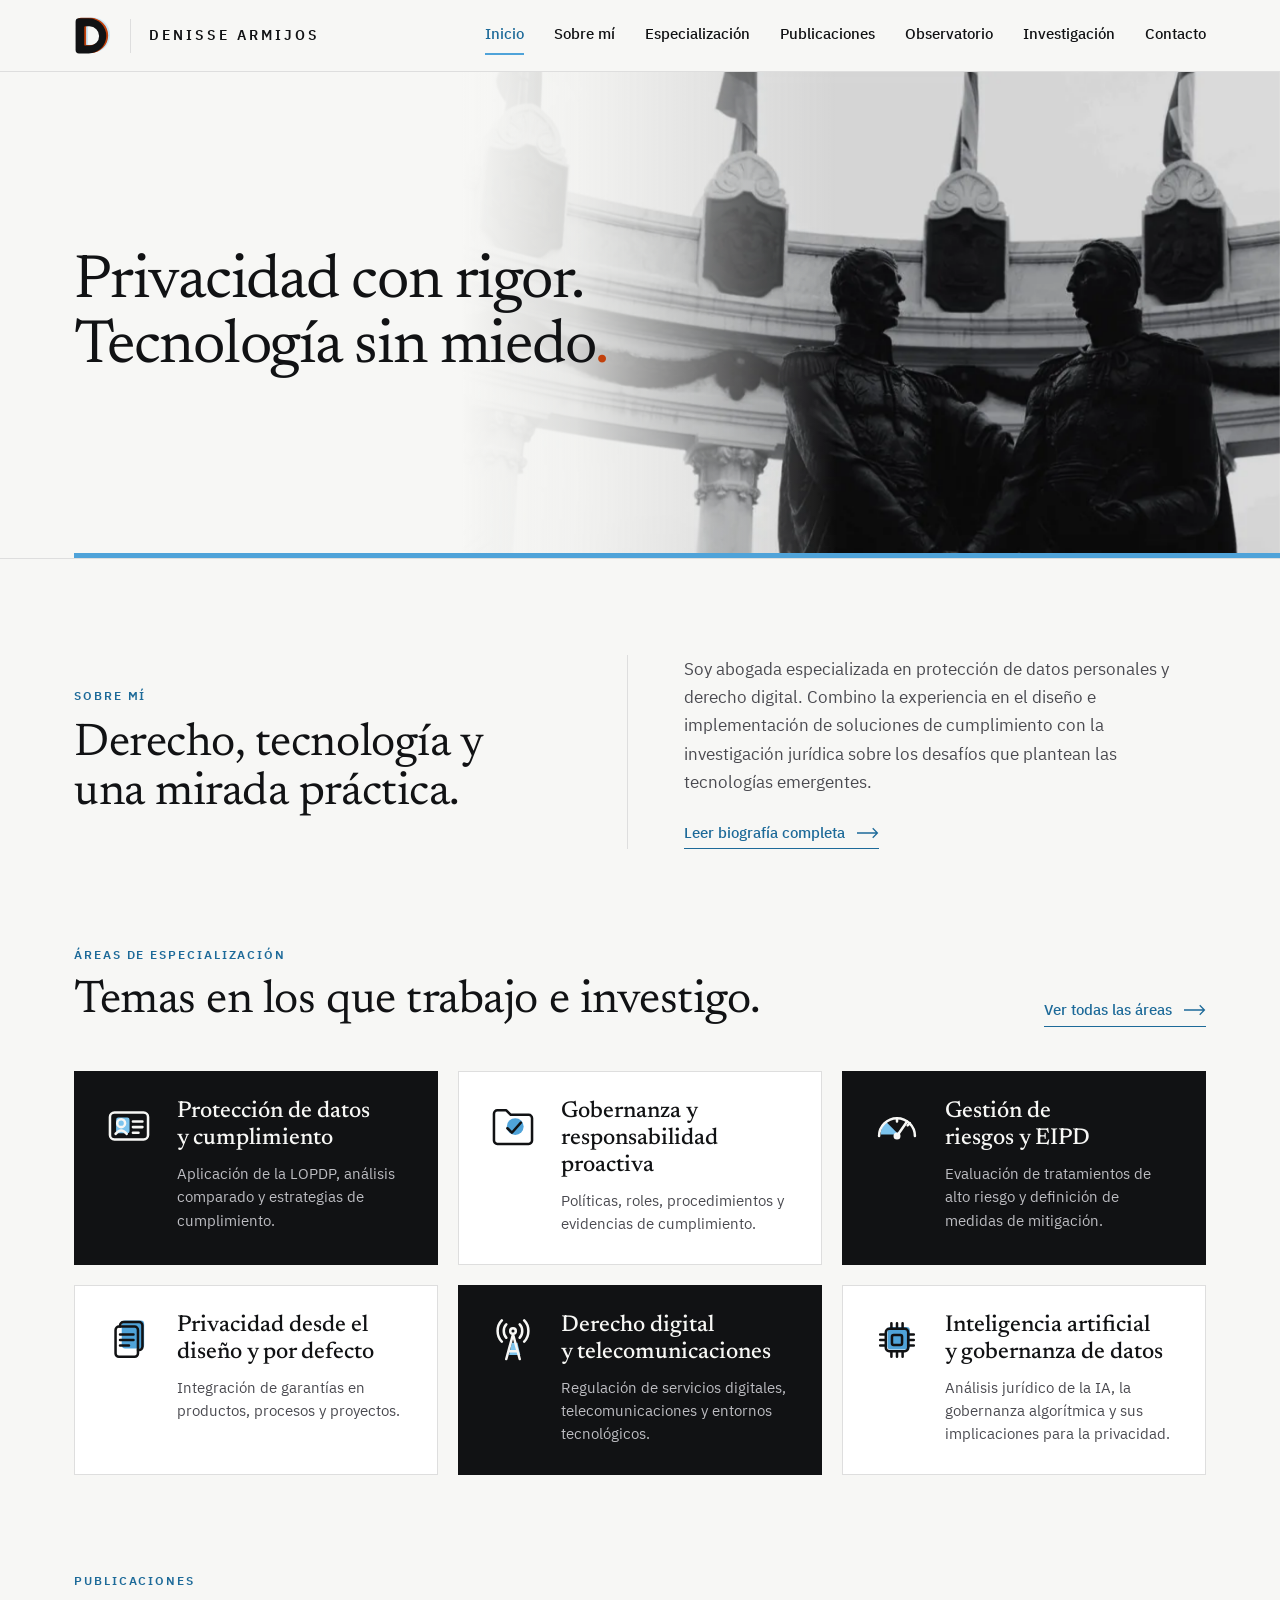
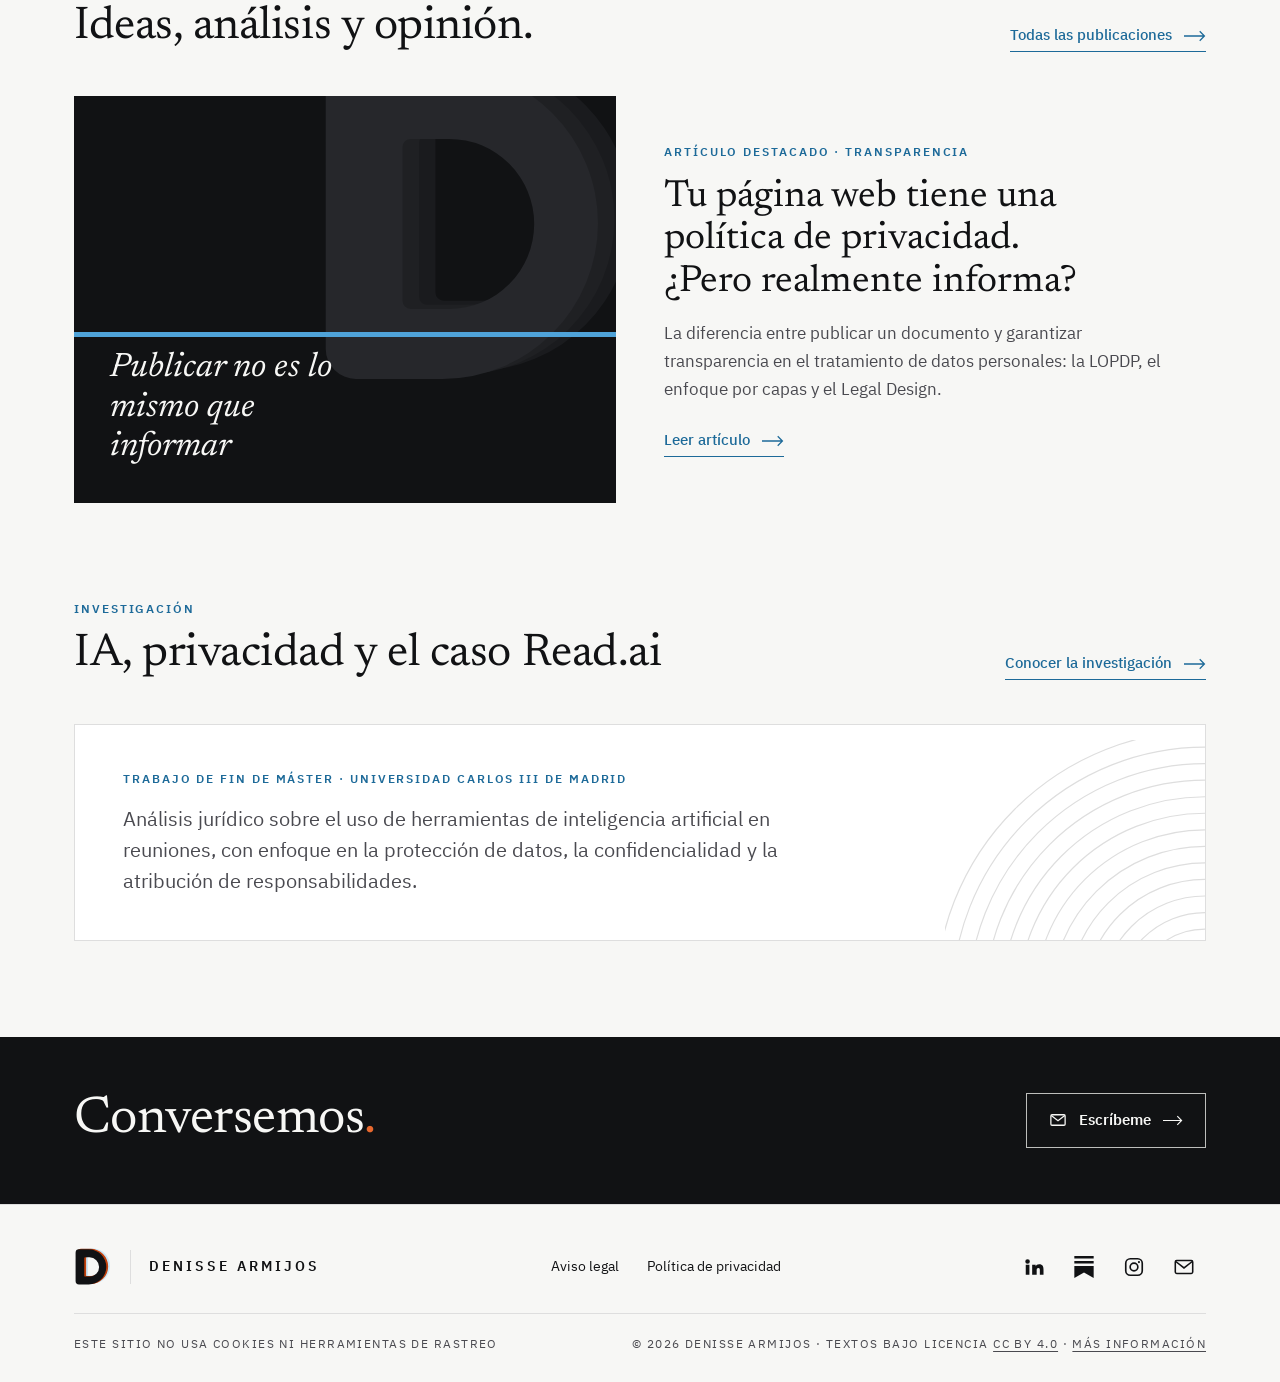
<file: index.html>
<!doctype html>
<html lang="es">
<head>
<meta charset="utf-8">
<meta name="viewport" content="width=device-width, initial-scale=1, viewport-fit=cover">
<title>Denisse Armijos · Protección de datos y derecho digital</title>
<meta name="description" content="Denisse Armijos, abogada ecuatoriana especializada en protección de datos personales, privacidad y derecho digital. Privacidad con rigor. Tecnología sin miedo.">
<meta name="author" content="Denisse Armijos">
<meta name="theme-color" content="#111214">
<meta property="og:type" content="website">
<meta property="og:title" content="Denisse Armijos · Protección de datos y derecho digital">
<meta property="og:description" content="Denisse Armijos, abogada ecuatoriana especializada en protección de datos personales, privacidad y derecho digital. Privacidad con rigor. Tecnología sin miedo.">
<meta property="og:url" content="https://darmijosflores.github.io/">
<meta property="og:image" content="https://darmijosflores.github.io/og-image.png">
<meta property="og:locale" content="es_EC">
<meta name="twitter:card" content="summary_large_image">
<link rel="canonical" href="https://darmijosflores.github.io/">
<link rel="stylesheet" href="fonts.css">
<link rel="stylesheet" href="styles.css?v=20261123d">
<link rel="icon" href="favicon.svg" type="image/svg+xml">
<link rel="apple-touch-icon" href="apple-touch-icon.png">
<script>if('IntersectionObserver' in window && !matchMedia('(prefers-reduced-motion: reduce)').matches) document.documentElement.classList.add('anim');</script>
<style>.lead-art { aspect-ratio: 4 / 3; max-width: 100%; background: var(--tinta); position: relative; overflow: hidden; display: flex; align-items: flex-end; padding: 24px; }
.lead-art .big-d { position: absolute; right: -6%; top: -12%; width: 62%; height: auto; aspect-ratio: 245 / 252; color: #26272B; --d1: #1F2023; --d2: #1A1B1E; }
.lead-art .art-rule { position: absolute; left: 0; right: 0; top: 58%; height: 5px; background: var(--senal); }
.lead-art span { position: relative; font-family: var(--display); font-style: italic; color: var(--papel); font-size: clamp(19px, 2vw, 26px); line-height: 1.15; max-width: 14ch; }

/* Portada: titular en azul sobre papel a la izquierda; la fotografía de Guayaquil ocupa la derecha
   y se funde con el papel. Al hacer scroll, la foto se desplaza más despacio que la página. */
.hero { position: relative; overflow: hidden; background: var(--papel); border-bottom: 1px solid var(--niebla); }
.hero .photo { position: absolute; top: 0; bottom: 0; right: 0; width: 64%; overflow: hidden; }
.hero .photo img { width: 100%; height: 118%; object-fit: cover; object-position: 70% 30%; will-change: transform; }
.hero .photo::after { content: ""; position: absolute; inset: 0; background: linear-gradient(90deg, var(--papel) 0%, rgba(247,247,245,.85) 14%, rgba(247,247,245,0) 46%); }
.hero .wrap { position: relative; z-index: 1; min-height: clamp(400px, 38vw, 540px); display: flex; flex-direction: column; justify-content: center; padding-block: 64px; }
.hero h1 { font-family: var(--display); font-weight: 400; font-size: clamp(40px, 4.8vw, 68px); line-height: 1.06; letter-spacing: -.02em; margin: 0; }
.hero h1 .l { display: block; white-space: nowrap; }
@media (max-width: 760px) { .hero h1 .l { white-space: normal; } }
.hero h1 .punto { color: var(--naranja); }
.hero .lede { margin: 26px 0 0; max-width: 34ch; font-size: 18px; line-height: 1.5; color: var(--texto-2); }
.hero .line { position: absolute; z-index: 1; left: var(--rule-left, 24px); right: 0; bottom: 0; height: 5px; background: var(--senal); transform-origin: left; }
@media (min-width: 1228px) { .hero .line { --rule-left: calc((100vw - var(--max)) / 2 + 24px); } }
.anim .hero h1 .l, .anim .hero .lede { opacity: 0; transform: translateY(18px); animation: sube .9s cubic-bezier(.2,.7,.2,1) forwards; }
.anim .hero h1 .l:nth-child(2) { animation-delay: .12s; }
.anim .hero .lede { animation-delay: .3s; }
.anim .hero .line { transform: scaleX(0); animation: traza 1.2s .35s cubic-bezier(.6,0,.2,1) forwards; }
@keyframes sube { to { opacity: 1; transform: none; } }
@keyframes traza { to { transform: scaleX(1); } }
@media (max-width: 760px) {
  .hero .photo { position: relative; width: 100%; height: 240px; }
  .hero .photo img { height: 130%; }
  .hero .photo::after { background: linear-gradient(180deg, rgba(247,247,245,0) 55%, rgba(247,247,245,.0) 100%); }
  .hero .wrap { min-height: 0; padding-block: 44px 52px; }
  .hero .line { --rule-left: 16px; height: 4px; }
}

/* Sobre mí */
.about { display: grid; grid-template-columns: minmax(0, 1fr) 1px minmax(0, 1.05fr); gap: 56px; align-items: center; }
.about .kicker { display: block; margin-bottom: 14px; }
.about .sep { align-self: stretch; background: var(--niebla); }
.about p { margin: 0 0 22px; color: var(--texto-2); max-width: 54ch; }
@media (max-width: 860px) { .about { grid-template-columns: 1fr; gap: 24px; } .about .sep { display: none; } }

/* Publicaciones */
.feature { display: grid; grid-template-columns: minmax(0, 1fr) minmax(0, 1fr); gap: 48px; align-items: center; text-decoration: none; }
.feature .lead-art { padding: 36px; }
.feature .lead-art span { font-size: clamp(24px, 2.8vw, 34px); }
.feature .k2 { display: block; margin-bottom: 14px; }
.feature h3 { font-family: var(--display); font-weight: 400; font-size: clamp(28px, 3vw, 38px); line-height: 1.12; margin: 0 0 16px; text-wrap: balance; }
.feature p { margin: 0 0 22px; color: var(--texto-2); max-width: 52ch; }
.feature:hover h3 { text-decoration: underline; text-decoration-color: var(--senal); text-underline-offset: 6px; }
.feature .more { pointer-events: none; }
@media (max-width: 860px) { .feature { grid-template-columns: 1fr; gap: 28px; } }

/* Investigación */
.research { position: relative; overflow: hidden; background: var(--blanco); border: 1px solid var(--niebla); padding: 44px 48px; display: grid; gap: 14px; }
.research .kicker { position: relative; }
.research p { margin: 0; color: var(--texto-2); font-size: clamp(17px, 1.6vw, 20px); line-height: 1.55; max-width: 56ch; position: relative; }
.research .arcs { position: absolute; right: 0; bottom: -60px; width: 260px; height: 260px; color: var(--niebla); pointer-events: none; }
@media (max-width: 600px) { .research { padding: 28px 22px 72px; } .research .arcs { width: 160px; height: 160px; bottom: -40px; } }
</style>
</head>
<body>
<svg width="0" height="0" style="position:absolute" aria-hidden="true">
  <symbol id="logo-d" viewBox="90 68 245 252">
    <path style="fill:var(--d2,#CBE6F5)" fill-rule="evenodd" transform="translate(24,-6)" d="M122 83 H185 A113.5 113.5 0 0 1 185 310 H122 A22 22 0 0 1 100 288 V105 A22 22 0 0 1 122 83 Z M162 135 H190 A62 62 0 0 1 190 259 H162 A6 6 0 0 1 156 253 V141 A6 6 0 0 1 162 135 Z"/>
    <path style="fill:var(--d1,#C2410C)" fill-rule="evenodd" transform="translate(12,-3)" d="M122 83 H185 A113.5 113.5 0 0 1 185 310 H122 A22 22 0 0 1 100 288 V105 A22 22 0 0 1 122 83 Z M162 135 H190 A62 62 0 0 1 190 259 H162 A6 6 0 0 1 156 253 V141 A6 6 0 0 1 162 135 Z"/>
    <path fill="currentColor" fill-rule="evenodd" d="M122 83 H185 A113.5 113.5 0 0 1 185 310 H122 A22 22 0 0 1 100 288 V105 A22 22 0 0 1 122 83 Z M162 135 H190 A62 62 0 0 1 190 259 H162 A6 6 0 0 1 156 253 V141 A6 6 0 0 1 162 135 Z"/>
  </symbol>
  <symbol id="arrow" viewBox="0 0 28 14"><path d="M0 7h26M20 1l6 6-6 6" fill="none" stroke="currentColor" stroke-width="1.6"/></symbol>
  <symbol id="cal" viewBox="0 0 18 18"><rect x="1.5" y="3" width="15" height="13" fill="none" stroke="currentColor" stroke-width="1.3"/><path d="M1.5 7h15M5.5 1v4M12.5 1v4" stroke="currentColor" stroke-width="1.3"/></symbol>
  <symbol id="mail" viewBox="0 0 24 24"><rect x="2.5" y="5" width="19" height="14" rx="1.5" fill="none" stroke="currentColor" stroke-width="1.7"/><path d="M3 6l9 7 9-7" fill="none" stroke="currentColor" stroke-width="1.7"/></symbol>
  <symbol id="linkedin" viewBox="0 0 24 24"><path fill="currentColor" d="M4.98 3.5a2.5 2.5 0 1 1 0 5 2.5 2.5 0 0 1 0-5zM3 9.5h4v11H3zM10 9.5h3.8v1.6h.06c.53-1 1.83-2.06 3.76-2.06 4.02 0 4.76 2.6 4.76 6v5.46h-4v-4.84c0-1.16-.02-2.64-1.6-2.64-1.62 0-1.86 1.26-1.86 2.56v4.92H10z"/></symbol>
  <symbol id="substack" viewBox="0 0 24 24"><path fill="currentColor" d="M22.54 8.24H1.46V5.41h21.08v2.83zM1.46 10.81V24L12 18.11 22.54 24V10.81H1.46zM22.54 0H1.46v2.84h21.08V0z"/></symbol>
  <symbol id="instagram" viewBox="0 0 24 24"><rect x="3" y="3" width="18" height="18" rx="5" fill="none" stroke="currentColor" stroke-width="1.8"/><circle cx="12" cy="12" r="4.2" fill="none" stroke="currentColor" stroke-width="1.8"/><circle cx="17.4" cy="6.6" r="1.2" fill="currentColor"/></symbol>
  <symbol id="copy" viewBox="0 0 24 24"><rect x="8" y="8" width="13" height="13" fill="none" stroke="currentColor" stroke-width="1.7"/><path d="M16 8V3H3v13h5" fill="none" stroke="currentColor" stroke-width="1.7"/></symbol>
  <symbol id="i-datos-personales" viewBox="0 0 100 100"><g style="fill:var(--ic-fill,#4FA3D9)" transform="translate(3,-3)"><rect x="24" y="38" width="24" height="28" rx="4"/></g><g style="fill:none;stroke:var(--ic-line,#111214);stroke-width:4.5;stroke-linecap:round;stroke-linejoin:round"><rect x="16" y="26" width="68" height="48" rx="8"/><circle cx="36" cy="45" r="7"/><path d="M26 64 Q36 52 46 64"/><path d="M57 42 H74 M57 52 H74 M57 62 H67"/></g></symbol>
  <symbol id="i-politica-por-capas" viewBox="0 0 100 100"><g style="fill:var(--ic-fill,#4FA3D9)" transform="translate(3,-3)"><rect x="34" y="18" width="40" height="50" rx="6"/></g><g style="fill:none;stroke:var(--ic-line,#111214);stroke-width:4.5;stroke-linecap:round;stroke-linejoin:round"><path d="M34 26 V24 a6 6 0 0 1 6 -6 H68 a6 6 0 0 1 6 6 V62 a6 6 0 0 1 -6 6 H66"/><rect x="26" y="26" width="40" height="54" rx="6"/><path d="M34 40 H58 M34 50 H58 M34 60 H50"/></g></symbol>
  <symbol id="i-base-legal" viewBox="0 0 100 100"><g style="fill:var(--ic-fill,#4FA3D9)" transform="translate(3,-3)"><rect x="30" y="62" width="40" height="18" rx="4"/></g><g style="fill:none;stroke:var(--ic-line,#111214);stroke-width:4.5;stroke-linecap:round;stroke-linejoin:round"><path d="M64 16 H32 a6 6 0 0 0 -6 6 V78 a6 6 0 0 0 6 6 H68 a6 6 0 0 0 6 -6 V26 Z M64 16 V26 H74"/><path d="M56 30 C54 26 44 26 44 31 C44 36 56 36 56 41 C56 45 52 47 48 47"/><path d="M44 54 C46 58 56 58 56 53 C56 48 44 48 44 43 C44 39 48 37 52 37"/><path d="M36 72 H64"/></g></symbol>
  <symbol id="i-evidencia" viewBox="0 0 100 100"><g style="fill:var(--ic-fill,#4FA3D9)" transform="translate(3,-3)"><circle cx="51" cy="54" r="15"/></g><g style="fill:none;stroke:var(--ic-line,#111214);stroke-width:4.5;stroke-linecap:round;stroke-linejoin:round"><path d="M16 76 V28 a6 6 0 0 1 6 -6 H38 L46 30 H78 a6 6 0 0 1 6 6 V76 a6 6 0 0 1 -6 6 H22 a6 6 0 0 1 -6 -6 Z"/><path d="M40 54 L48 62 L64 44"/></g></symbol>
  <symbol id="i-evaluacion-de-impacto" viewBox="0 0 100 100"><g style="fill:var(--ic-fill,#4FA3D9)" transform="translate(3,-3)"><path d="M50 68 L18 68 A32 32 0 0 1 27.4 45.4 Z"/></g><g style="fill:none;stroke:var(--ic-line,#111214);stroke-width:4.5;stroke-linecap:round;stroke-linejoin:round"><path d="M18 68 A32 32 0 0 1 82 68"/><path d="M50 68 L68 42"/><circle cx="50" cy="68" r="4"/><path d="M50 36 V42 M73 45 L69 49"/></g></symbol>
  <symbol id="i-riesgo" viewBox="0 0 100 100"><g style="fill:var(--ic-fill,#4FA3D9)" transform="translate(3,-3)"><path d="M32 60 H68 L78 78 H22 Z"/></g><g style="fill:none;stroke:var(--ic-line,#111214);stroke-width:4.5;stroke-linecap:round;stroke-linejoin:round"><path d="M50 16 L86 80 H14 Z"/><path d="M50 38 V56 M50 68 V68.5"/></g></symbol>
  <symbol id="i-contrato-con-encargado" viewBox="0 0 100 100"><g style="fill:var(--ic-fill,#4FA3D9)" transform="translate(3,-3)"><rect x="54" y="30" width="32" height="44" rx="5"/></g><g style="fill:none;stroke:var(--ic-line,#111214);stroke-width:4.5;stroke-linecap:round;stroke-linejoin:round"><rect x="14" y="26" width="32" height="44" rx="5"/><rect x="54" y="30" width="32" height="44" rx="5"/><path d="M21 38 H39 M21 47 H39 M61 42 H79 M61 51 H79"/><path d="M38 62 Q50 80 62 66"/></g></symbol>
  <symbol id="i-inteligencia-artificial" viewBox="0 0 100 100"><g style="fill:var(--ic-fill,#4FA3D9)" transform="translate(3,-3)"><rect x="30" y="30" width="40" height="40" rx="6"/></g><g style="fill:none;stroke:var(--ic-line,#111214);stroke-width:4.5;stroke-linecap:round;stroke-linejoin:round"><rect x="30" y="30" width="40" height="40" rx="6"/><rect x="41" y="41" width="18" height="18" rx="3"/><path d="M40 30 V20 M50 30 V20 M60 30 V20 M40 70 V80 M50 70 V80 M60 70 V80 M30 40 H20 M30 50 H20 M30 60 H20 M70 40 H80 M70 50 H80 M70 60 H80"/></g></symbol>
  <symbol id="i-ciberseguridad" viewBox="0 0 100 100"><g style="fill:var(--ic-fill,#4FA3D9)" transform="translate(3,-3)"><circle cx="34" cy="50" r="14"/></g><g style="fill:none;stroke:var(--ic-line,#111214);stroke-width:4.5;stroke-linecap:round;stroke-linejoin:round"><circle cx="34" cy="50" r="14"/><circle cx="34" cy="50" r="4"/><path d="M48 50 H84 M72 50 V62 M82 50 V58"/></g></symbol>
  <symbol id="i-conectividad" viewBox="0 0 100 100"><g style="fill:var(--ic-fill,#4FA3D9)" transform="translate(3,-3)"><path d="M45 58 L40 80 H60 L55 58 Z"/></g><g style="fill:none;stroke:var(--ic-line,#111214);stroke-width:4.5;stroke-linecap:round;stroke-linejoin:round"><circle cx="50" cy="34" r="5"/><path d="M50 40 L38 84 M50 40 L62 84 M42 70 H58"/><path d="M38 22 C32 28 32 40 38 46 M30 15 C20 25 20 43 30 53 M62 22 C68 28 68 40 62 46 M70 15 C80 25 80 43 70 53"/></g></symbol>
  <symbol id="i-resolucion-de-autoridad" viewBox="0 0 100 100"><g style="fill:var(--ic-fill,#4FA3D9)" transform="translate(3,-3)"><circle cx="62" cy="68" r="11"/></g><g style="fill:none;stroke:var(--ic-line,#111214);stroke-width:4.5;stroke-linecap:round;stroke-linejoin:round"><path d="M64 16 H32 a6 6 0 0 0 -6 6 V78 a6 6 0 0 0 6 6 H68 a6 6 0 0 0 6 -6 V26 Z M64 16 V26 H74"/><path d="M34 34 H56 M34 44 H66 M34 54 H58"/><circle cx="62" cy="68" r="11"/><path d="M57 68 L61 72 L68 64"/></g></symbol>
  <symbol id="i-analisis" viewBox="0 0 100 100"><g style="fill:var(--ic-fill,#4FA3D9)" transform="translate(3,-3)"><circle cx="42" cy="42" r="18"/></g><g style="fill:none;stroke:var(--ic-line,#111214);stroke-width:4.5;stroke-linecap:round;stroke-linejoin:round"><circle cx="42" cy="42" r="22"/><path d="M58 58 L82 82 M32 38 a11 11 0 0 1 11 -9"/></g></symbol>
</svg>

<a class="skip" href="#contenido">Saltar al contenido</a>
<header class="site" id="top">
  <div class="wrap">
    <a class="brand" href="./" aria-label="Denisse Armijos, inicio">
      <svg class="mark" aria-hidden="true"><use href="#logo-d"/></svg>
      <span class="sep" aria-hidden="true"></span>
      <span class="name">Denisse Armijos</span>
    </a>
    <nav class="main" aria-label="Principal">
      <a href="./" aria-current="page">Inicio</a>
      <a href="perfil.html">Sobre mí</a>
      <a href="especializacion.html">Especialización</a>
      <a href="publicaciones.html">Publicaciones</a>
      <a href="observatorio.html">Observatorio</a>
      <a href="investigacion.html">Investigación</a>
      <a href="contacto.html">Contacto</a>
    </nav>
    <button class="menu-btn" id="menu-btn" type="button" aria-label="Abrir menú" aria-expanded="false" aria-controls="mobile-nav">
      <svg viewBox="0 0 28 20" aria-hidden="true"><path d="M0 1h28M0 10h28M0 19h28" stroke="currentColor" stroke-width="2"/></svg>
    </button>
  </div>
  <nav class="mobile-nav" id="mobile-nav" aria-label="Menú móvil">
    <div class="wrap">
      <a href="./" aria-current="page">Inicio</a>
      <a href="perfil.html">Sobre mí</a>
      <a href="especializacion.html">Especialización</a>
      <a href="publicaciones.html">Publicaciones</a>
      <a href="observatorio.html">Observatorio</a>
      <a href="investigacion.html">Investigación</a>
      <a href="contacto.html">Contacto</a>
    </div>
  </nav>
</header>

<main id="contenido">
<section class="hero" aria-label="Presentación">
    <div class="photo" aria-hidden="true">
      <picture>
        <source media="(max-width: 760px)" type="image/webp" srcset="img/banner-rotonda-movil.webp">
        <source media="(max-width: 760px)" srcset="img/banner-rotonda-movil.jpg">
        <source type="image/webp" srcset="img/banner-rotonda-900.webp 900w, img/banner-rotonda.webp 1400w" sizes="64vw">
        <img id="hero-img" src="img/banner-rotonda.jpg" srcset="img/banner-rotonda-900.jpg 900w, img/banner-rotonda.jpg 1400w" sizes="64vw" width="1400" height="1000" alt="" fetchpriority="high">
      </picture>
    </div>
    <div class="wrap">
      <h1><span class="l">Privacidad con rigor.</span> <span class="l">Tecnología sin miedo<span class="punto">.</span></span></h1>
    </div>
    <div class="line" aria-hidden="true"></div>
  </section>

  <section class="sec" aria-labelledby="sobre-mi">
    <div class="wrap about">
      <div data-reveal>
        <span class="kicker">Sobre mí</span>
        <h2 class="h2" id="sobre-mi">Derecho, tecnología y una mirada práctica.</h2>
      </div>
      <span class="sep" aria-hidden="true"></span>
      <div data-reveal style="--d:.12s">
        <p>Soy abogada especializada en protección de datos personales y derecho digital. Combino la experiencia en el diseño e implementación de soluciones de cumplimiento con la investigación jurídica sobre los desafíos que plantean las tecnologías emergentes.</p>
        <a class="more" href="perfil.html">Leer biografía completa <svg aria-hidden="true"><use href="#arrow"/></svg></a>
      </div>
    </div>
  </section>

  <section class="sec" aria-labelledby="areas-t" style="padding-top:0">
    <div class="wrap">
      <div class="sec-head" data-reveal>
        <div><span class="kicker">Áreas de especialización</span><h2 id="areas-t">Temas en los que trabajo e investigo.</h2></div>
        <a class="more" href="especializacion.html">Ver todas las áreas <svg aria-hidden="true"><use href="#arrow"/></svg></a>
      </div>
      <div class="areas">
        <a class="area dark" href="especializacion.html#proteccion-de-datos" data-reveal style="--d:0.00s"><svg class="ico" aria-hidden="true"><use href="#i-datos-personales"/></svg><h3>Protección de datos y cumplimiento</h3><p>Aplicación de la LOPDP, análisis comparado y estrategias de cumplimiento.</p></a>
        <a class="area" href="especializacion.html#gobernanza" data-reveal style="--d:0.08s"><svg class="ico" aria-hidden="true"><use href="#i-evidencia"/></svg><h3>Gobernanza y responsabilidad proactiva</h3><p>Políticas, roles, procedimientos y evidencias de cumplimiento.</p></a>
        <a class="area dark" href="especializacion.html#riesgos" data-reveal style="--d:0.16s"><svg class="ico" aria-hidden="true"><use href="#i-evaluacion-de-impacto"/></svg><h3>Gestión de riesgos y EIPD</h3><p>Evaluación de tratamientos de alto riesgo y definición de medidas de mitigación.</p></a>
        <a class="area" href="especializacion.html#privacidad-desde-el-diseno" data-reveal style="--d:0.00s"><svg class="ico" aria-hidden="true"><use href="#i-politica-por-capas"/></svg><h3>Privacidad desde el diseño y por defecto</h3><p>Integración de garantías en productos, procesos y proyectos.</p></a>
        <a class="area dark" href="especializacion.html#derecho-digital" data-reveal style="--d:0.08s"><svg class="ico" aria-hidden="true"><use href="#i-conectividad"/></svg><h3>Derecho digital y telecomunicaciones</h3><p>Regulación de servicios digitales, telecomunicaciones y entornos tecnológicos.</p></a>
        <a class="area" href="especializacion.html#inteligencia-artificial" data-reveal style="--d:0.16s"><svg class="ico" aria-hidden="true"><use href="#i-inteligencia-artificial"/></svg><h3>Inteligencia artificial y gobernanza de datos</h3><p>Análisis jurídico de la IA, la gobernanza algorítmica y sus implicaciones para la privacidad.</p></a>
      </div>
    </div>
  </section>

  <section class="sec" aria-labelledby="pub-t" style="padding-top:0">
    <div class="wrap">
      <div class="sec-head" data-reveal>
        <div><span class="kicker">Publicaciones</span><h2 id="pub-t">Ideas, análisis y opinión.</h2></div>
        <a class="more" href="publicaciones.html">Todas las publicaciones <svg aria-hidden="true"><use href="#arrow"/></svg></a>
      </div>
      <a class="feature" href="publicaciones/politicas-de-privacidad.html" data-reveal>
        <div class="lead-art" aria-hidden="true">
          <svg class="big-d"><use href="#logo-d"/></svg>
          <div class="art-rule"></div>
          <span>Publicar no es lo mismo que informar</span>
        </div>
        <div>
          <span class="kicker k2">Artículo destacado · Transparencia</span>
          <h3>Tu página web tiene una política de privacidad. ¿Pero realmente informa?</h3>
          <p>La diferencia entre publicar un documento y garantizar transparencia en el tratamiento de datos personales: la LOPDP, el enfoque por capas y el Legal Design.</p>
          <span class="more">Leer artículo <svg aria-hidden="true"><use href="#arrow"/></svg></span>
        </div>
      </a>
    </div>
  </section>

  <section class="sec" aria-labelledby="inv-t" style="padding-top:0">
    <div class="wrap">
      <div class="sec-head" data-reveal>
        <div><span class="kicker">Investigación</span><h2 id="inv-t">IA, privacidad y el caso Read.ai</h2></div>
        <a class="more" href="investigacion.html">Conocer la investigación <svg aria-hidden="true"><use href="#arrow"/></svg></a>
      </div>
      <div class="research" data-reveal>
        <svg class="arcs" viewBox="0 0 220 220" aria-hidden="true"><g fill="none" stroke="currentColor" stroke-width="1"><circle cx="220" cy="220" r="60"/><circle cx="220" cy="220" r="74"/><circle cx="220" cy="220" r="88"/><circle cx="220" cy="220" r="102"/><circle cx="220" cy="220" r="116"/><circle cx="220" cy="220" r="130"/><circle cx="220" cy="220" r="144"/><circle cx="220" cy="220" r="158"/><circle cx="220" cy="220" r="172"/><circle cx="220" cy="220" r="186"/><circle cx="220" cy="220" r="200"/><circle cx="220" cy="220" r="214"/><circle cx="220" cy="220" r="228"/></g></svg>
        <span class="kicker">Trabajo de Fin de Máster · Universidad Carlos III de Madrid</span>
        <p>Análisis jurídico sobre el uso de herramientas de inteligencia artificial en reuniones, con enfoque en la protección de datos, la confidencialidad y la atribución de responsabilidades.</p>
      </div>
    </div>
  </section>
</main>

<section class="talk" aria-labelledby="conversemos">
  <div class="wrap">
    <h2 id="conversemos" data-reveal>Conversemos<span class="punto">.</span></h2>
    <a class="btn ghost" href="contacto.html" data-reveal style="--d:.1s"><svg aria-hidden="true"><use href="#mail"/></svg>Escríbeme <svg class="arr" aria-hidden="true"><use href="#arrow"/></svg></a>
  </div>
</section>

<footer class="site">
  <div class="wrap">
    <a class="f-brand" href="./" aria-label="Denisse Armijos, inicio">
      <svg class="mark" aria-hidden="true"><use href="#logo-d"/></svg>
      <span class="sep" aria-hidden="true"></span>
      <span class="name">Denisse Armijos</span>
    </a>
    <nav class="f-links" aria-label="Información legal">
      <a href="aviso-legal.html">Aviso legal</a>
      <a href="privacidad.html">Política de privacidad</a>
    </nav>
    <div class="f-social">
      <a href="https://www.linkedin.com/in/darmijos/" target="_blank" rel="noopener" aria-label="LinkedIn de Denisse Armijos"><svg aria-hidden="true"><use href="#linkedin"/></svg></a>
      <a href="https://substack.com/@denissearmijospdp" target="_blank" rel="noopener" aria-label="Substack de Denisse Armijos"><svg aria-hidden="true"><use href="#substack"/></svg></a>
      <a href="https://www.instagram.com/denissearmijospdp/" target="_blank" rel="noopener" aria-label="Instagram de Denisse Armijos"><svg aria-hidden="true"><use href="#instagram"/></svg></a>
      <a href="mailto:darmijosflores@gmail.com" aria-label="Escribir a Denisse Armijos"><svg aria-hidden="true"><use href="#mail"/></svg></a>
    </div>
    <div class="f-note"><span>Este sitio no usa cookies ni herramientas de rastreo</span><span>© 2026 Denisse Armijos · Textos bajo licencia <a href="https://creativecommons.org/licenses/by/4.0/deed.es" target="_blank" rel="license noopener">CC BY 4.0</a> · <a href="aviso-legal.html#licencia">Más información</a></span></div>
  </div>
</footer>

<script src="site.js?v=20261123d" defer></script>
</body>
</html>
</file>
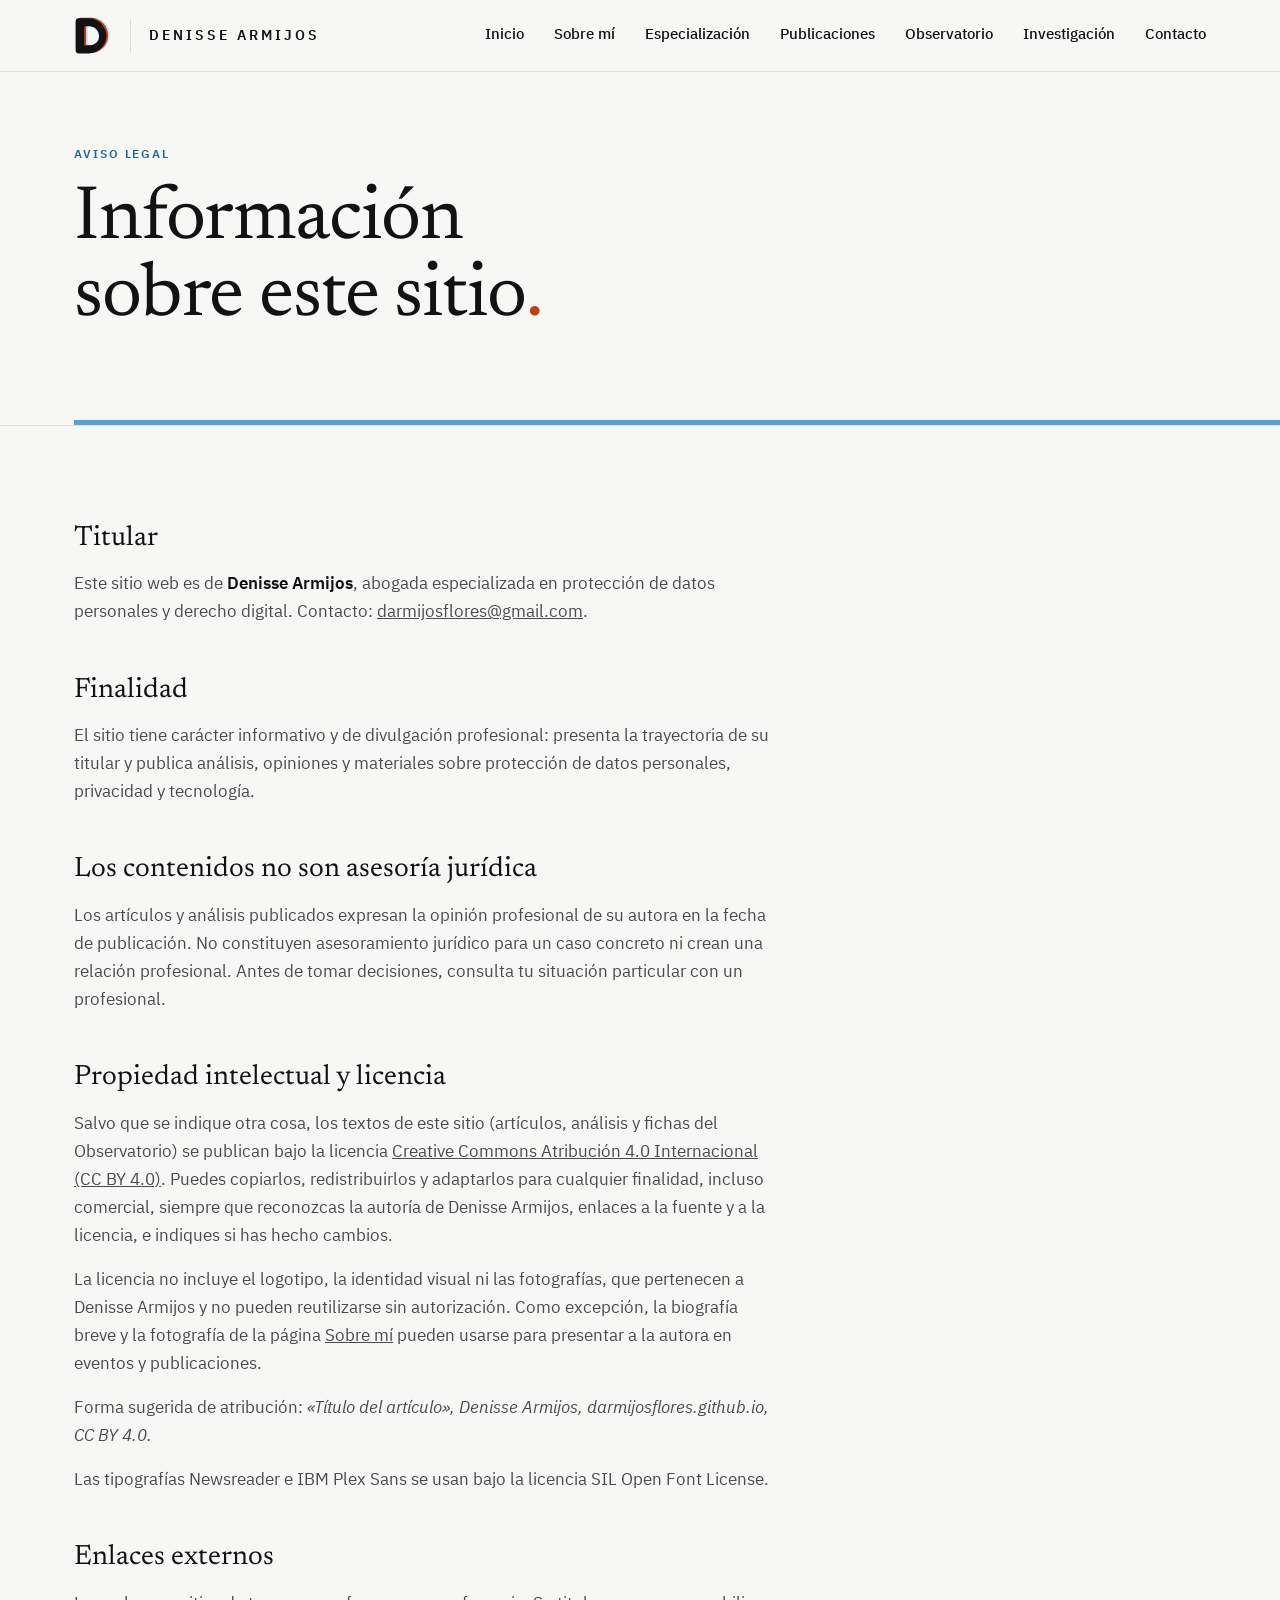
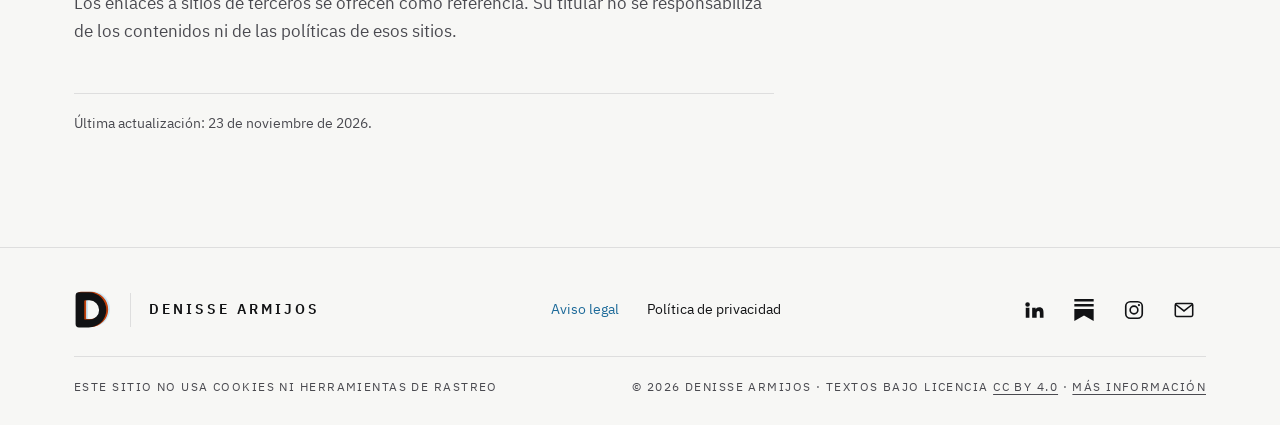
<file: aviso-legal.html>
<!doctype html>
<html lang="es">
<head>
<meta charset="utf-8">
<meta name="viewport" content="width=device-width, initial-scale=1, viewport-fit=cover">
<title>Aviso legal · Denisse Armijos</title>
<meta name="description" content="Información legal sobre el sitio web de Denisse Armijos: titularidad, finalidad, propiedad intelectual y enlaces.">
<meta name="author" content="Denisse Armijos">
<meta name="theme-color" content="#111214">
<meta property="og:type" content="website">
<meta property="og:title" content="Aviso legal · Denisse Armijos">
<meta property="og:description" content="Información legal sobre el sitio web de Denisse Armijos: titularidad, finalidad, propiedad intelectual y enlaces.">
<meta property="og:url" content="https://darmijosflores.github.io/aviso-legal.html">
<meta property="og:image" content="https://darmijosflores.github.io/og-image.png">
<meta property="og:locale" content="es_EC">
<meta name="twitter:card" content="summary_large_image">
<link rel="canonical" href="https://darmijosflores.github.io/aviso-legal.html">
<link rel="stylesheet" href="fonts.css">
<link rel="stylesheet" href="styles.css?v=20261123d">
<link rel="icon" href="favicon.svg" type="image/svg+xml">
<link rel="apple-touch-icon" href="apple-touch-icon.png">
<script>if('IntersectionObserver' in window && !matchMedia('(prefers-reduced-motion: reduce)').matches) document.documentElement.classList.add('anim');</script>
<style>.legal-doc { max-width: 70ch; }
.legal-doc h2 { font-family: var(--display); font-weight: 400; font-size: 28px; line-height: 1.2; margin: 48px 0 14px; }
.legal-doc h2:first-child { margin-top: 0; }
.legal-doc p, .legal-doc li { color: var(--texto-2); }
.legal-doc p { margin: 0 0 16px; }
.legal-doc ul { margin: 0 0 16px; padding-left: 20px; }
.legal-doc strong { color: var(--tinta); font-weight: 600; }
.legal-doc .upd { font-size: 14px; margin-top: 48px; padding-top: 18px; border-top: 1px solid var(--niebla); }
.summary { background: var(--blanco); border: 1px solid var(--niebla); border-left: 4px solid var(--senal); padding: 24px 28px; margin-bottom: 48px; }
.summary .kicker { display: block; margin-bottom: 10px; }
.summary ul { margin: 0; padding-left: 20px; }
.summary li { color: var(--tinta); margin-bottom: 6px; }
</style>
</head>
<body>
<svg width="0" height="0" style="position:absolute" aria-hidden="true">
  <symbol id="logo-d" viewBox="90 68 245 252">
    <path style="fill:var(--d2,#CBE6F5)" fill-rule="evenodd" transform="translate(24,-6)" d="M122 83 H185 A113.5 113.5 0 0 1 185 310 H122 A22 22 0 0 1 100 288 V105 A22 22 0 0 1 122 83 Z M162 135 H190 A62 62 0 0 1 190 259 H162 A6 6 0 0 1 156 253 V141 A6 6 0 0 1 162 135 Z"/>
    <path style="fill:var(--d1,#C2410C)" fill-rule="evenodd" transform="translate(12,-3)" d="M122 83 H185 A113.5 113.5 0 0 1 185 310 H122 A22 22 0 0 1 100 288 V105 A22 22 0 0 1 122 83 Z M162 135 H190 A62 62 0 0 1 190 259 H162 A6 6 0 0 1 156 253 V141 A6 6 0 0 1 162 135 Z"/>
    <path fill="currentColor" fill-rule="evenodd" d="M122 83 H185 A113.5 113.5 0 0 1 185 310 H122 A22 22 0 0 1 100 288 V105 A22 22 0 0 1 122 83 Z M162 135 H190 A62 62 0 0 1 190 259 H162 A6 6 0 0 1 156 253 V141 A6 6 0 0 1 162 135 Z"/>
  </symbol>
  <symbol id="arrow" viewBox="0 0 28 14"><path d="M0 7h26M20 1l6 6-6 6" fill="none" stroke="currentColor" stroke-width="1.6"/></symbol>
  <symbol id="cal" viewBox="0 0 18 18"><rect x="1.5" y="3" width="15" height="13" fill="none" stroke="currentColor" stroke-width="1.3"/><path d="M1.5 7h15M5.5 1v4M12.5 1v4" stroke="currentColor" stroke-width="1.3"/></symbol>
  <symbol id="mail" viewBox="0 0 24 24"><rect x="2.5" y="5" width="19" height="14" rx="1.5" fill="none" stroke="currentColor" stroke-width="1.7"/><path d="M3 6l9 7 9-7" fill="none" stroke="currentColor" stroke-width="1.7"/></symbol>
  <symbol id="linkedin" viewBox="0 0 24 24"><path fill="currentColor" d="M4.98 3.5a2.5 2.5 0 1 1 0 5 2.5 2.5 0 0 1 0-5zM3 9.5h4v11H3zM10 9.5h3.8v1.6h.06c.53-1 1.83-2.06 3.76-2.06 4.02 0 4.76 2.6 4.76 6v5.46h-4v-4.84c0-1.16-.02-2.64-1.6-2.64-1.62 0-1.86 1.26-1.86 2.56v4.92H10z"/></symbol>
  <symbol id="substack" viewBox="0 0 24 24"><path fill="currentColor" d="M22.54 8.24H1.46V5.41h21.08v2.83zM1.46 10.81V24L12 18.11 22.54 24V10.81H1.46zM22.54 0H1.46v2.84h21.08V0z"/></symbol>
  <symbol id="instagram" viewBox="0 0 24 24"><rect x="3" y="3" width="18" height="18" rx="5" fill="none" stroke="currentColor" stroke-width="1.8"/><circle cx="12" cy="12" r="4.2" fill="none" stroke="currentColor" stroke-width="1.8"/><circle cx="17.4" cy="6.6" r="1.2" fill="currentColor"/></symbol>
  <symbol id="copy" viewBox="0 0 24 24"><rect x="8" y="8" width="13" height="13" fill="none" stroke="currentColor" stroke-width="1.7"/><path d="M16 8V3H3v13h5" fill="none" stroke="currentColor" stroke-width="1.7"/></symbol>
  <symbol id="i-datos-personales" viewBox="0 0 100 100"><g style="fill:var(--ic-fill,#4FA3D9)" transform="translate(3,-3)"><rect x="24" y="38" width="24" height="28" rx="4"/></g><g style="fill:none;stroke:var(--ic-line,#111214);stroke-width:4.5;stroke-linecap:round;stroke-linejoin:round"><rect x="16" y="26" width="68" height="48" rx="8"/><circle cx="36" cy="45" r="7"/><path d="M26 64 Q36 52 46 64"/><path d="M57 42 H74 M57 52 H74 M57 62 H67"/></g></symbol>
  <symbol id="i-politica-por-capas" viewBox="0 0 100 100"><g style="fill:var(--ic-fill,#4FA3D9)" transform="translate(3,-3)"><rect x="34" y="18" width="40" height="50" rx="6"/></g><g style="fill:none;stroke:var(--ic-line,#111214);stroke-width:4.5;stroke-linecap:round;stroke-linejoin:round"><path d="M34 26 V24 a6 6 0 0 1 6 -6 H68 a6 6 0 0 1 6 6 V62 a6 6 0 0 1 -6 6 H66"/><rect x="26" y="26" width="40" height="54" rx="6"/><path d="M34 40 H58 M34 50 H58 M34 60 H50"/></g></symbol>
  <symbol id="i-base-legal" viewBox="0 0 100 100"><g style="fill:var(--ic-fill,#4FA3D9)" transform="translate(3,-3)"><rect x="30" y="62" width="40" height="18" rx="4"/></g><g style="fill:none;stroke:var(--ic-line,#111214);stroke-width:4.5;stroke-linecap:round;stroke-linejoin:round"><path d="M64 16 H32 a6 6 0 0 0 -6 6 V78 a6 6 0 0 0 6 6 H68 a6 6 0 0 0 6 -6 V26 Z M64 16 V26 H74"/><path d="M56 30 C54 26 44 26 44 31 C44 36 56 36 56 41 C56 45 52 47 48 47"/><path d="M44 54 C46 58 56 58 56 53 C56 48 44 48 44 43 C44 39 48 37 52 37"/><path d="M36 72 H64"/></g></symbol>
  <symbol id="i-evidencia" viewBox="0 0 100 100"><g style="fill:var(--ic-fill,#4FA3D9)" transform="translate(3,-3)"><circle cx="51" cy="54" r="15"/></g><g style="fill:none;stroke:var(--ic-line,#111214);stroke-width:4.5;stroke-linecap:round;stroke-linejoin:round"><path d="M16 76 V28 a6 6 0 0 1 6 -6 H38 L46 30 H78 a6 6 0 0 1 6 6 V76 a6 6 0 0 1 -6 6 H22 a6 6 0 0 1 -6 -6 Z"/><path d="M40 54 L48 62 L64 44"/></g></symbol>
  <symbol id="i-evaluacion-de-impacto" viewBox="0 0 100 100"><g style="fill:var(--ic-fill,#4FA3D9)" transform="translate(3,-3)"><path d="M50 68 L18 68 A32 32 0 0 1 27.4 45.4 Z"/></g><g style="fill:none;stroke:var(--ic-line,#111214);stroke-width:4.5;stroke-linecap:round;stroke-linejoin:round"><path d="M18 68 A32 32 0 0 1 82 68"/><path d="M50 68 L68 42"/><circle cx="50" cy="68" r="4"/><path d="M50 36 V42 M73 45 L69 49"/></g></symbol>
  <symbol id="i-riesgo" viewBox="0 0 100 100"><g style="fill:var(--ic-fill,#4FA3D9)" transform="translate(3,-3)"><path d="M32 60 H68 L78 78 H22 Z"/></g><g style="fill:none;stroke:var(--ic-line,#111214);stroke-width:4.5;stroke-linecap:round;stroke-linejoin:round"><path d="M50 16 L86 80 H14 Z"/><path d="M50 38 V56 M50 68 V68.5"/></g></symbol>
  <symbol id="i-contrato-con-encargado" viewBox="0 0 100 100"><g style="fill:var(--ic-fill,#4FA3D9)" transform="translate(3,-3)"><rect x="54" y="30" width="32" height="44" rx="5"/></g><g style="fill:none;stroke:var(--ic-line,#111214);stroke-width:4.5;stroke-linecap:round;stroke-linejoin:round"><rect x="14" y="26" width="32" height="44" rx="5"/><rect x="54" y="30" width="32" height="44" rx="5"/><path d="M21 38 H39 M21 47 H39 M61 42 H79 M61 51 H79"/><path d="M38 62 Q50 80 62 66"/></g></symbol>
  <symbol id="i-inteligencia-artificial" viewBox="0 0 100 100"><g style="fill:var(--ic-fill,#4FA3D9)" transform="translate(3,-3)"><rect x="30" y="30" width="40" height="40" rx="6"/></g><g style="fill:none;stroke:var(--ic-line,#111214);stroke-width:4.5;stroke-linecap:round;stroke-linejoin:round"><rect x="30" y="30" width="40" height="40" rx="6"/><rect x="41" y="41" width="18" height="18" rx="3"/><path d="M40 30 V20 M50 30 V20 M60 30 V20 M40 70 V80 M50 70 V80 M60 70 V80 M30 40 H20 M30 50 H20 M30 60 H20 M70 40 H80 M70 50 H80 M70 60 H80"/></g></symbol>
  <symbol id="i-ciberseguridad" viewBox="0 0 100 100"><g style="fill:var(--ic-fill,#4FA3D9)" transform="translate(3,-3)"><circle cx="34" cy="50" r="14"/></g><g style="fill:none;stroke:var(--ic-line,#111214);stroke-width:4.5;stroke-linecap:round;stroke-linejoin:round"><circle cx="34" cy="50" r="14"/><circle cx="34" cy="50" r="4"/><path d="M48 50 H84 M72 50 V62 M82 50 V58"/></g></symbol>
  <symbol id="i-conectividad" viewBox="0 0 100 100"><g style="fill:var(--ic-fill,#4FA3D9)" transform="translate(3,-3)"><path d="M45 58 L40 80 H60 L55 58 Z"/></g><g style="fill:none;stroke:var(--ic-line,#111214);stroke-width:4.5;stroke-linecap:round;stroke-linejoin:round"><circle cx="50" cy="34" r="5"/><path d="M50 40 L38 84 M50 40 L62 84 M42 70 H58"/><path d="M38 22 C32 28 32 40 38 46 M30 15 C20 25 20 43 30 53 M62 22 C68 28 68 40 62 46 M70 15 C80 25 80 43 70 53"/></g></symbol>
  <symbol id="i-resolucion-de-autoridad" viewBox="0 0 100 100"><g style="fill:var(--ic-fill,#4FA3D9)" transform="translate(3,-3)"><circle cx="62" cy="68" r="11"/></g><g style="fill:none;stroke:var(--ic-line,#111214);stroke-width:4.5;stroke-linecap:round;stroke-linejoin:round"><path d="M64 16 H32 a6 6 0 0 0 -6 6 V78 a6 6 0 0 0 6 6 H68 a6 6 0 0 0 6 -6 V26 Z M64 16 V26 H74"/><path d="M34 34 H56 M34 44 H66 M34 54 H58"/><circle cx="62" cy="68" r="11"/><path d="M57 68 L61 72 L68 64"/></g></symbol>
  <symbol id="i-analisis" viewBox="0 0 100 100"><g style="fill:var(--ic-fill,#4FA3D9)" transform="translate(3,-3)"><circle cx="42" cy="42" r="18"/></g><g style="fill:none;stroke:var(--ic-line,#111214);stroke-width:4.5;stroke-linecap:round;stroke-linejoin:round"><circle cx="42" cy="42" r="22"/><path d="M58 58 L82 82 M32 38 a11 11 0 0 1 11 -9"/></g></symbol>
</svg>

<a class="skip" href="#contenido">Saltar al contenido</a>
<header class="site" id="top">
  <div class="wrap">
    <a class="brand" href="./" aria-label="Denisse Armijos, inicio">
      <svg class="mark" aria-hidden="true"><use href="#logo-d"/></svg>
      <span class="sep" aria-hidden="true"></span>
      <span class="name">Denisse Armijos</span>
    </a>
    <nav class="main" aria-label="Principal">
      <a href="./">Inicio</a>
      <a href="perfil.html">Sobre mí</a>
      <a href="especializacion.html">Especialización</a>
      <a href="publicaciones.html">Publicaciones</a>
      <a href="observatorio.html">Observatorio</a>
      <a href="investigacion.html">Investigación</a>
      <a href="contacto.html">Contacto</a>
    </nav>
    <button class="menu-btn" id="menu-btn" type="button" aria-label="Abrir menú" aria-expanded="false" aria-controls="mobile-nav">
      <svg viewBox="0 0 28 20" aria-hidden="true"><path d="M0 1h28M0 10h28M0 19h28" stroke="currentColor" stroke-width="2"/></svg>
    </button>
  </div>
  <nav class="mobile-nav" id="mobile-nav" aria-label="Menú móvil">
    <div class="wrap">
      <a href="./">Inicio</a>
      <a href="perfil.html">Sobre mí</a>
      <a href="especializacion.html">Especialización</a>
      <a href="publicaciones.html">Publicaciones</a>
      <a href="observatorio.html">Observatorio</a>
      <a href="investigacion.html">Investigación</a>
      <a href="contacto.html">Contacto</a>
    </div>
  </nav>
</header>

<main id="contenido">
<section class="masthead">
    <div class="wrap">
      <span class="kicker">Aviso legal</span>
      <h1>Información sobre este sitio<span class="punto">.</span></h1>
    </div>
    <div class="rule" aria-hidden="true"></div>
  </section>

  <section class="sec">
    <div class="wrap">
      <div class="legal-doc">
        <h2>Titular</h2>
        <p>Este sitio web es de <strong>Denisse Armijos</strong>, abogada especializada en protección de datos personales y derecho digital. Contacto: <a href="mailto:darmijosflores@gmail.com">darmijosflores@gmail.com</a>.</p>

        <h2>Finalidad</h2>
        <p>El sitio tiene carácter informativo y de divulgación profesional: presenta la trayectoria de su titular y publica análisis, opiniones y materiales sobre protección de datos personales, privacidad y tecnología.</p>

        <h2>Los contenidos no son asesoría jurídica</h2>
        <p>Los artículos y análisis publicados expresan la opinión profesional de su autora en la fecha de publicación. No constituyen asesoramiento jurídico para un caso concreto ni crean una relación profesional. Antes de tomar decisiones, consulta tu situación particular con un profesional.</p>

        <h2 id="licencia">Propiedad intelectual y licencia</h2>
        <p>Salvo que se indique otra cosa, los textos de este sitio (artículos, análisis y fichas del Observatorio) se publican bajo la licencia <a href="https://creativecommons.org/licenses/by/4.0/deed.es" target="_blank" rel="license noopener">Creative Commons Atribución 4.0 Internacional (CC BY 4.0)</a>. Puedes copiarlos, redistribuirlos y adaptarlos para cualquier finalidad, incluso comercial, siempre que reconozcas la autoría de Denisse Armijos, enlaces a la fuente y a la licencia, e indiques si has hecho cambios.</p>
        <p>La licencia no incluye el logotipo, la identidad visual ni las fotografías, que pertenecen a Denisse Armijos y no pueden reutilizarse sin autorización. Como excepción, la biografía breve y la fotografía de la página <a href="perfil.html#medios">Sobre mí</a> pueden usarse para presentar a la autora en eventos y publicaciones.</p>
        <p>Forma sugerida de atribución: <em>«Título del artículo», Denisse Armijos, darmijosflores.github.io, CC BY 4.0.</em></p>
        <p>Las tipografías Newsreader e IBM Plex Sans se usan bajo la licencia SIL Open Font License.</p>

        <h2>Enlaces externos</h2>
        <p>Los enlaces a sitios de terceros se ofrecen como referencia. Su titular no se responsabiliza de los contenidos ni de las políticas de esos sitios.</p>

        <p class="upd">Última actualización: 23 de noviembre de 2026.</p>
      </div>
    </div>
  </section>
</main>

<footer class="site">
  <div class="wrap">
    <a class="f-brand" href="./" aria-label="Denisse Armijos, inicio">
      <svg class="mark" aria-hidden="true"><use href="#logo-d"/></svg>
      <span class="sep" aria-hidden="true"></span>
      <span class="name">Denisse Armijos</span>
    </a>
    <nav class="f-links" aria-label="Información legal">
      <a href="aviso-legal.html" aria-current="page">Aviso legal</a>
      <a href="privacidad.html">Política de privacidad</a>
    </nav>
    <div class="f-social">
      <a href="https://www.linkedin.com/in/darmijos/" target="_blank" rel="noopener" aria-label="LinkedIn de Denisse Armijos"><svg aria-hidden="true"><use href="#linkedin"/></svg></a>
      <a href="https://substack.com/@denissearmijospdp" target="_blank" rel="noopener" aria-label="Substack de Denisse Armijos"><svg aria-hidden="true"><use href="#substack"/></svg></a>
      <a href="https://www.instagram.com/denissearmijospdp/" target="_blank" rel="noopener" aria-label="Instagram de Denisse Armijos"><svg aria-hidden="true"><use href="#instagram"/></svg></a>
      <a href="mailto:darmijosflores@gmail.com" aria-label="Escribir a Denisse Armijos"><svg aria-hidden="true"><use href="#mail"/></svg></a>
    </div>
    <div class="f-note"><span>Este sitio no usa cookies ni herramientas de rastreo</span><span>© 2026 Denisse Armijos · Textos bajo licencia <a href="https://creativecommons.org/licenses/by/4.0/deed.es" target="_blank" rel="license noopener">CC BY 4.0</a> · <a href="aviso-legal.html#licencia">Más información</a></span></div>
  </div>
</footer>

<script src="site.js?v=20261123d" defer></script>
</body>
</html>
</file>
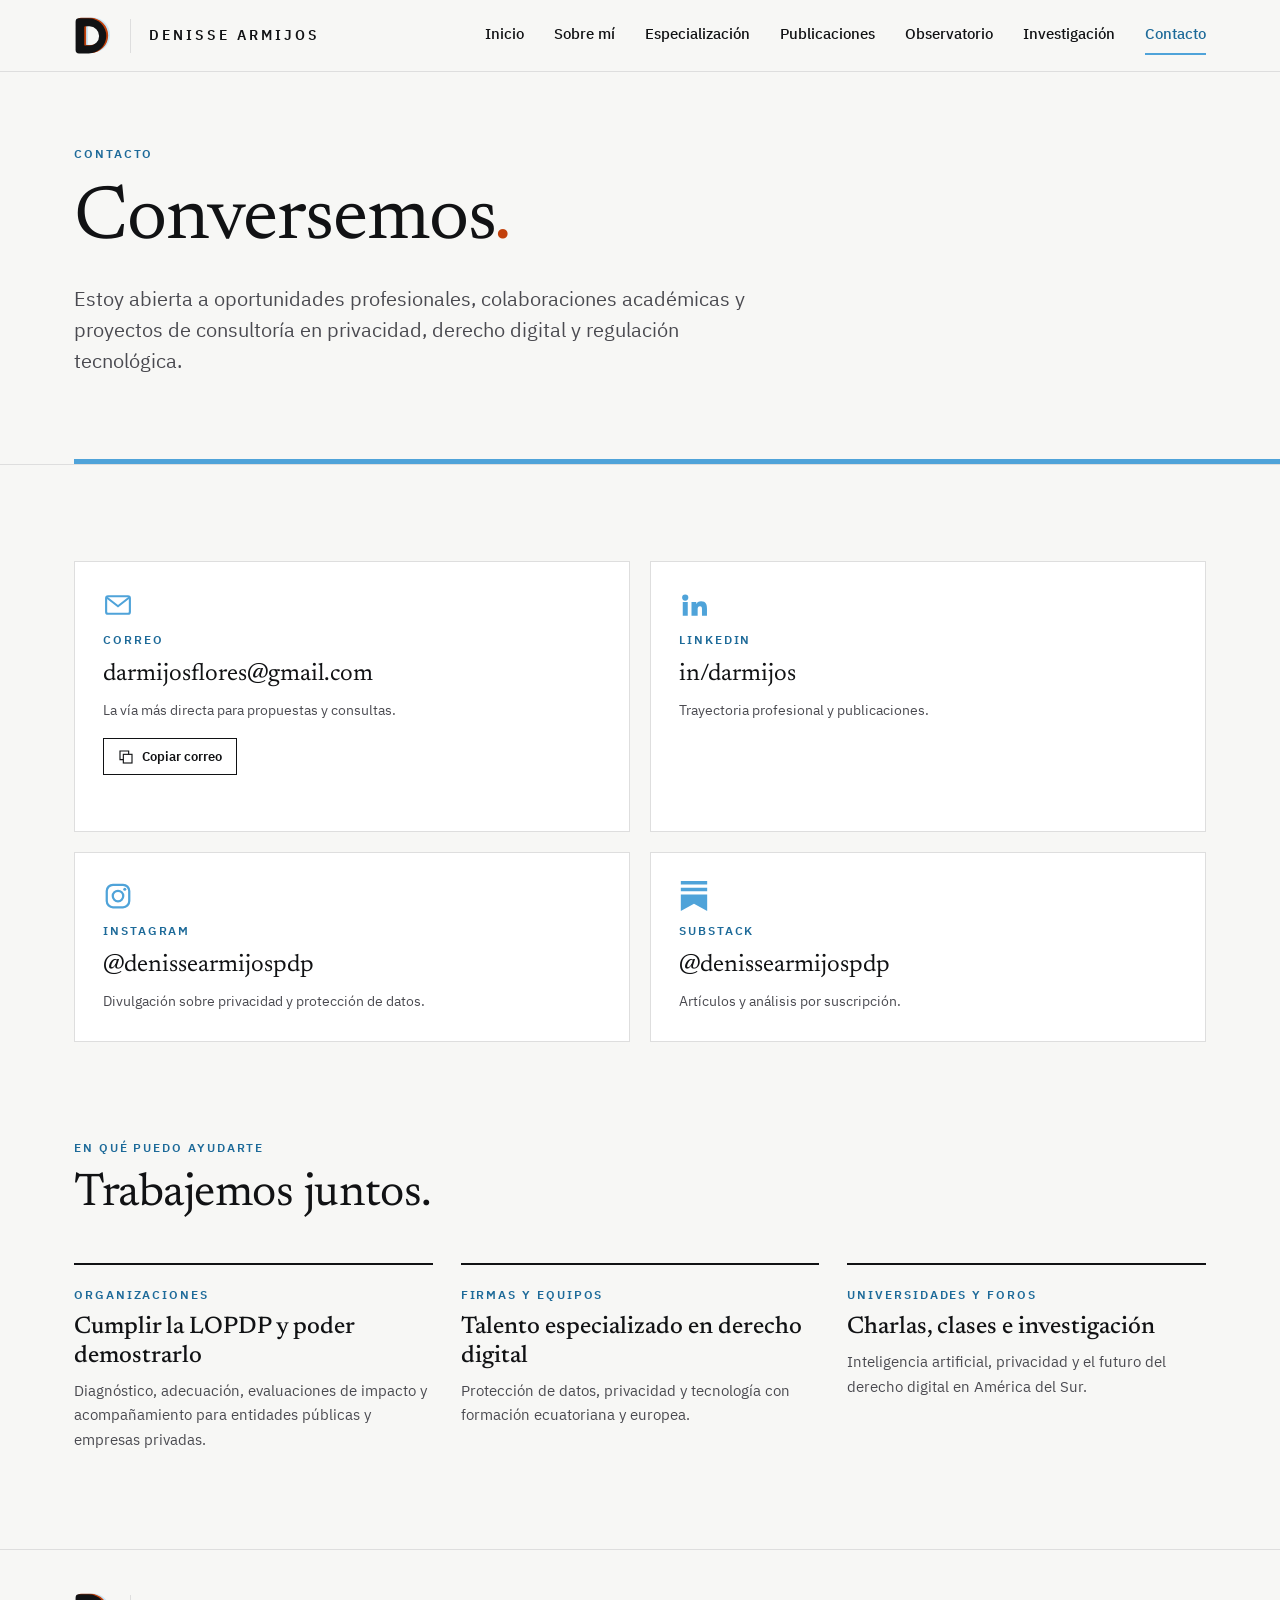
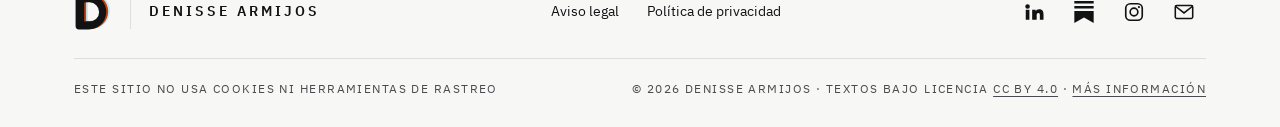
<file: contacto.html>
<!doctype html>
<html lang="es">
<head>
<meta charset="utf-8">
<meta name="viewport" content="width=device-width, initial-scale=1, viewport-fit=cover">
<title>Contacto · Denisse Armijos</title>
<meta name="description" content="Contacta con Denisse Armijos para consultoría en protección de datos, colaboraciones académicas, charlas y oportunidades profesionales.">
<meta name="author" content="Denisse Armijos">
<meta name="theme-color" content="#111214">
<meta property="og:type" content="website">
<meta property="og:title" content="Contacto · Denisse Armijos">
<meta property="og:description" content="Contacta con Denisse Armijos para consultoría en protección de datos, colaboraciones académicas, charlas y oportunidades profesionales.">
<meta property="og:url" content="https://darmijosflores.github.io/contacto.html">
<meta property="og:image" content="https://darmijosflores.github.io/og-image.png">
<meta property="og:locale" content="es_EC">
<meta name="twitter:card" content="summary_large_image">
<link rel="canonical" href="https://darmijosflores.github.io/contacto.html">
<link rel="stylesheet" href="fonts.css">
<link rel="stylesheet" href="styles.css?v=20261123d">
<link rel="icon" href="favicon.svg" type="image/svg+xml">
<link rel="apple-touch-icon" href="apple-touch-icon.png">
<script>
document.addEventListener('DOMContentLoaded', function () {
  var b = document.getElementById('copy-email'), m = document.getElementById('copied');
  b.addEventListener('click', function () {
    var t = document.getElementById('email').textContent.trim();
    function done(ok) { m.textContent = ok ? 'Correo copiado.' : 'Selecciona el correo y cópialo manualmente.'; }
    if (navigator.clipboard && window.isSecureContext) navigator.clipboard.writeText(t).then(function () { done(true); }, function () { done(false); });
    else done(false);
  });
});
</script>
<script>if('IntersectionObserver' in window && !matchMedia('(prefers-reduced-motion: reduce)').matches) document.documentElement.classList.add('anim');</script>
<style>.ch-grid { display: grid; grid-template-columns: repeat(2, minmax(0, 1fr)); gap: 20px; }
.ch { background: var(--blanco); border: 1px solid var(--niebla); padding: 28px; display: grid; gap: 10px; align-content: start; text-decoration: none; min-width: 0; transition: border-color .2s; }
a.ch:hover { border-color: var(--senal); }
.ch svg.big { width: 30px; height: 30px; color: var(--senal); }
.ch strong { font-family: var(--display); font-weight: 400; font-size: 24px; line-height: 1.2; overflow-wrap: anywhere; }
.ch span.s { font-size: 14px; color: var(--texto-2); }
.copy { justify-self: start; display: inline-flex; align-items: center; gap: 8px; background: none; border: 1px solid var(--tinta); color: var(--tinta); font: 600 13px var(--body); padding: 9px 14px; cursor: pointer; margin-top: 6px; }
.copy svg { width: 16px; height: 16px; }
.copy:hover { background: var(--tinta); color: var(--papel); }
.copied { font-size: 13px; color: var(--senal-texto); min-height: 1.4em; }
@media (max-width: 860px) { .ch-grid { grid-template-columns: 1fr; } }
.offers { display: grid; grid-template-columns: repeat(3, minmax(0, 1fr)); gap: 28px; }
.offer { border-top: 2px solid var(--tinta); padding-top: 20px; display: grid; gap: 8px; align-content: start; }
.offer .kicker { display: block; }
.offer h3 { font-family: var(--display); font-weight: 500; font-size: 24px; line-height: 1.2; margin: 0; }
.offer p { margin: 0; font-size: 15px; color: var(--texto-2); }
@media (max-width: 860px) { .offers { grid-template-columns: 1fr; gap: 24px; } }
</style>
</head>
<body>
<svg width="0" height="0" style="position:absolute" aria-hidden="true">
  <symbol id="logo-d" viewBox="90 68 245 252">
    <path style="fill:var(--d2,#CBE6F5)" fill-rule="evenodd" transform="translate(24,-6)" d="M122 83 H185 A113.5 113.5 0 0 1 185 310 H122 A22 22 0 0 1 100 288 V105 A22 22 0 0 1 122 83 Z M162 135 H190 A62 62 0 0 1 190 259 H162 A6 6 0 0 1 156 253 V141 A6 6 0 0 1 162 135 Z"/>
    <path style="fill:var(--d1,#C2410C)" fill-rule="evenodd" transform="translate(12,-3)" d="M122 83 H185 A113.5 113.5 0 0 1 185 310 H122 A22 22 0 0 1 100 288 V105 A22 22 0 0 1 122 83 Z M162 135 H190 A62 62 0 0 1 190 259 H162 A6 6 0 0 1 156 253 V141 A6 6 0 0 1 162 135 Z"/>
    <path fill="currentColor" fill-rule="evenodd" d="M122 83 H185 A113.5 113.5 0 0 1 185 310 H122 A22 22 0 0 1 100 288 V105 A22 22 0 0 1 122 83 Z M162 135 H190 A62 62 0 0 1 190 259 H162 A6 6 0 0 1 156 253 V141 A6 6 0 0 1 162 135 Z"/>
  </symbol>
  <symbol id="arrow" viewBox="0 0 28 14"><path d="M0 7h26M20 1l6 6-6 6" fill="none" stroke="currentColor" stroke-width="1.6"/></symbol>
  <symbol id="cal" viewBox="0 0 18 18"><rect x="1.5" y="3" width="15" height="13" fill="none" stroke="currentColor" stroke-width="1.3"/><path d="M1.5 7h15M5.5 1v4M12.5 1v4" stroke="currentColor" stroke-width="1.3"/></symbol>
  <symbol id="mail" viewBox="0 0 24 24"><rect x="2.5" y="5" width="19" height="14" rx="1.5" fill="none" stroke="currentColor" stroke-width="1.7"/><path d="M3 6l9 7 9-7" fill="none" stroke="currentColor" stroke-width="1.7"/></symbol>
  <symbol id="linkedin" viewBox="0 0 24 24"><path fill="currentColor" d="M4.98 3.5a2.5 2.5 0 1 1 0 5 2.5 2.5 0 0 1 0-5zM3 9.5h4v11H3zM10 9.5h3.8v1.6h.06c.53-1 1.83-2.06 3.76-2.06 4.02 0 4.76 2.6 4.76 6v5.46h-4v-4.84c0-1.16-.02-2.64-1.6-2.64-1.62 0-1.86 1.26-1.86 2.56v4.92H10z"/></symbol>
  <symbol id="substack" viewBox="0 0 24 24"><path fill="currentColor" d="M22.54 8.24H1.46V5.41h21.08v2.83zM1.46 10.81V24L12 18.11 22.54 24V10.81H1.46zM22.54 0H1.46v2.84h21.08V0z"/></symbol>
  <symbol id="instagram" viewBox="0 0 24 24"><rect x="3" y="3" width="18" height="18" rx="5" fill="none" stroke="currentColor" stroke-width="1.8"/><circle cx="12" cy="12" r="4.2" fill="none" stroke="currentColor" stroke-width="1.8"/><circle cx="17.4" cy="6.6" r="1.2" fill="currentColor"/></symbol>
  <symbol id="copy" viewBox="0 0 24 24"><rect x="8" y="8" width="13" height="13" fill="none" stroke="currentColor" stroke-width="1.7"/><path d="M16 8V3H3v13h5" fill="none" stroke="currentColor" stroke-width="1.7"/></symbol>
  <symbol id="i-datos-personales" viewBox="0 0 100 100"><g style="fill:var(--ic-fill,#4FA3D9)" transform="translate(3,-3)"><rect x="24" y="38" width="24" height="28" rx="4"/></g><g style="fill:none;stroke:var(--ic-line,#111214);stroke-width:4.5;stroke-linecap:round;stroke-linejoin:round"><rect x="16" y="26" width="68" height="48" rx="8"/><circle cx="36" cy="45" r="7"/><path d="M26 64 Q36 52 46 64"/><path d="M57 42 H74 M57 52 H74 M57 62 H67"/></g></symbol>
  <symbol id="i-politica-por-capas" viewBox="0 0 100 100"><g style="fill:var(--ic-fill,#4FA3D9)" transform="translate(3,-3)"><rect x="34" y="18" width="40" height="50" rx="6"/></g><g style="fill:none;stroke:var(--ic-line,#111214);stroke-width:4.5;stroke-linecap:round;stroke-linejoin:round"><path d="M34 26 V24 a6 6 0 0 1 6 -6 H68 a6 6 0 0 1 6 6 V62 a6 6 0 0 1 -6 6 H66"/><rect x="26" y="26" width="40" height="54" rx="6"/><path d="M34 40 H58 M34 50 H58 M34 60 H50"/></g></symbol>
  <symbol id="i-base-legal" viewBox="0 0 100 100"><g style="fill:var(--ic-fill,#4FA3D9)" transform="translate(3,-3)"><rect x="30" y="62" width="40" height="18" rx="4"/></g><g style="fill:none;stroke:var(--ic-line,#111214);stroke-width:4.5;stroke-linecap:round;stroke-linejoin:round"><path d="M64 16 H32 a6 6 0 0 0 -6 6 V78 a6 6 0 0 0 6 6 H68 a6 6 0 0 0 6 -6 V26 Z M64 16 V26 H74"/><path d="M56 30 C54 26 44 26 44 31 C44 36 56 36 56 41 C56 45 52 47 48 47"/><path d="M44 54 C46 58 56 58 56 53 C56 48 44 48 44 43 C44 39 48 37 52 37"/><path d="M36 72 H64"/></g></symbol>
  <symbol id="i-evidencia" viewBox="0 0 100 100"><g style="fill:var(--ic-fill,#4FA3D9)" transform="translate(3,-3)"><circle cx="51" cy="54" r="15"/></g><g style="fill:none;stroke:var(--ic-line,#111214);stroke-width:4.5;stroke-linecap:round;stroke-linejoin:round"><path d="M16 76 V28 a6 6 0 0 1 6 -6 H38 L46 30 H78 a6 6 0 0 1 6 6 V76 a6 6 0 0 1 -6 6 H22 a6 6 0 0 1 -6 -6 Z"/><path d="M40 54 L48 62 L64 44"/></g></symbol>
  <symbol id="i-evaluacion-de-impacto" viewBox="0 0 100 100"><g style="fill:var(--ic-fill,#4FA3D9)" transform="translate(3,-3)"><path d="M50 68 L18 68 A32 32 0 0 1 27.4 45.4 Z"/></g><g style="fill:none;stroke:var(--ic-line,#111214);stroke-width:4.5;stroke-linecap:round;stroke-linejoin:round"><path d="M18 68 A32 32 0 0 1 82 68"/><path d="M50 68 L68 42"/><circle cx="50" cy="68" r="4"/><path d="M50 36 V42 M73 45 L69 49"/></g></symbol>
  <symbol id="i-riesgo" viewBox="0 0 100 100"><g style="fill:var(--ic-fill,#4FA3D9)" transform="translate(3,-3)"><path d="M32 60 H68 L78 78 H22 Z"/></g><g style="fill:none;stroke:var(--ic-line,#111214);stroke-width:4.5;stroke-linecap:round;stroke-linejoin:round"><path d="M50 16 L86 80 H14 Z"/><path d="M50 38 V56 M50 68 V68.5"/></g></symbol>
  <symbol id="i-contrato-con-encargado" viewBox="0 0 100 100"><g style="fill:var(--ic-fill,#4FA3D9)" transform="translate(3,-3)"><rect x="54" y="30" width="32" height="44" rx="5"/></g><g style="fill:none;stroke:var(--ic-line,#111214);stroke-width:4.5;stroke-linecap:round;stroke-linejoin:round"><rect x="14" y="26" width="32" height="44" rx="5"/><rect x="54" y="30" width="32" height="44" rx="5"/><path d="M21 38 H39 M21 47 H39 M61 42 H79 M61 51 H79"/><path d="M38 62 Q50 80 62 66"/></g></symbol>
  <symbol id="i-inteligencia-artificial" viewBox="0 0 100 100"><g style="fill:var(--ic-fill,#4FA3D9)" transform="translate(3,-3)"><rect x="30" y="30" width="40" height="40" rx="6"/></g><g style="fill:none;stroke:var(--ic-line,#111214);stroke-width:4.5;stroke-linecap:round;stroke-linejoin:round"><rect x="30" y="30" width="40" height="40" rx="6"/><rect x="41" y="41" width="18" height="18" rx="3"/><path d="M40 30 V20 M50 30 V20 M60 30 V20 M40 70 V80 M50 70 V80 M60 70 V80 M30 40 H20 M30 50 H20 M30 60 H20 M70 40 H80 M70 50 H80 M70 60 H80"/></g></symbol>
  <symbol id="i-ciberseguridad" viewBox="0 0 100 100"><g style="fill:var(--ic-fill,#4FA3D9)" transform="translate(3,-3)"><circle cx="34" cy="50" r="14"/></g><g style="fill:none;stroke:var(--ic-line,#111214);stroke-width:4.5;stroke-linecap:round;stroke-linejoin:round"><circle cx="34" cy="50" r="14"/><circle cx="34" cy="50" r="4"/><path d="M48 50 H84 M72 50 V62 M82 50 V58"/></g></symbol>
  <symbol id="i-conectividad" viewBox="0 0 100 100"><g style="fill:var(--ic-fill,#4FA3D9)" transform="translate(3,-3)"><path d="M45 58 L40 80 H60 L55 58 Z"/></g><g style="fill:none;stroke:var(--ic-line,#111214);stroke-width:4.5;stroke-linecap:round;stroke-linejoin:round"><circle cx="50" cy="34" r="5"/><path d="M50 40 L38 84 M50 40 L62 84 M42 70 H58"/><path d="M38 22 C32 28 32 40 38 46 M30 15 C20 25 20 43 30 53 M62 22 C68 28 68 40 62 46 M70 15 C80 25 80 43 70 53"/></g></symbol>
  <symbol id="i-resolucion-de-autoridad" viewBox="0 0 100 100"><g style="fill:var(--ic-fill,#4FA3D9)" transform="translate(3,-3)"><circle cx="62" cy="68" r="11"/></g><g style="fill:none;stroke:var(--ic-line,#111214);stroke-width:4.5;stroke-linecap:round;stroke-linejoin:round"><path d="M64 16 H32 a6 6 0 0 0 -6 6 V78 a6 6 0 0 0 6 6 H68 a6 6 0 0 0 6 -6 V26 Z M64 16 V26 H74"/><path d="M34 34 H56 M34 44 H66 M34 54 H58"/><circle cx="62" cy="68" r="11"/><path d="M57 68 L61 72 L68 64"/></g></symbol>
  <symbol id="i-analisis" viewBox="0 0 100 100"><g style="fill:var(--ic-fill,#4FA3D9)" transform="translate(3,-3)"><circle cx="42" cy="42" r="18"/></g><g style="fill:none;stroke:var(--ic-line,#111214);stroke-width:4.5;stroke-linecap:round;stroke-linejoin:round"><circle cx="42" cy="42" r="22"/><path d="M58 58 L82 82 M32 38 a11 11 0 0 1 11 -9"/></g></symbol>
</svg>

<a class="skip" href="#contenido">Saltar al contenido</a>
<header class="site" id="top">
  <div class="wrap">
    <a class="brand" href="./" aria-label="Denisse Armijos, inicio">
      <svg class="mark" aria-hidden="true"><use href="#logo-d"/></svg>
      <span class="sep" aria-hidden="true"></span>
      <span class="name">Denisse Armijos</span>
    </a>
    <nav class="main" aria-label="Principal">
      <a href="./">Inicio</a>
      <a href="perfil.html">Sobre mí</a>
      <a href="especializacion.html">Especialización</a>
      <a href="publicaciones.html">Publicaciones</a>
      <a href="observatorio.html">Observatorio</a>
      <a href="investigacion.html">Investigación</a>
      <a href="contacto.html" aria-current="page">Contacto</a>
    </nav>
    <button class="menu-btn" id="menu-btn" type="button" aria-label="Abrir menú" aria-expanded="false" aria-controls="mobile-nav">
      <svg viewBox="0 0 28 20" aria-hidden="true"><path d="M0 1h28M0 10h28M0 19h28" stroke="currentColor" stroke-width="2"/></svg>
    </button>
  </div>
  <nav class="mobile-nav" id="mobile-nav" aria-label="Menú móvil">
    <div class="wrap">
      <a href="./">Inicio</a>
      <a href="perfil.html">Sobre mí</a>
      <a href="especializacion.html">Especialización</a>
      <a href="publicaciones.html">Publicaciones</a>
      <a href="observatorio.html">Observatorio</a>
      <a href="investigacion.html">Investigación</a>
      <a href="contacto.html" aria-current="page">Contacto</a>
    </div>
  </nav>
</header>

<main id="contenido">
<section class="masthead">
    <div class="wrap">
      <span class="kicker">Contacto</span>
      <h1>Conversemos<span class="punto">.</span></h1>
      <p class="intro">Estoy abierta a oportunidades profesionales, colaboraciones académicas y proyectos de consultoría en privacidad, derecho digital y regulación tecnológica.</p>
    </div>
    <div class="rule" aria-hidden="true"></div>
  </section>

  <section class="sec">
    <div class="wrap">
      <div class="ch-grid">
        <div class="ch" data-reveal>
          <svg class="big" aria-hidden="true"><use href="#mail"/></svg>
          <span class="kicker">Correo</span>
          <strong id="email">darmijosflores@gmail.com</strong>
          <span class="s">La vía más directa para propuestas y consultas.</span>
          <button class="copy" id="copy-email" type="button"><svg aria-hidden="true"><use href="#copy"/></svg>Copiar correo</button>
          <span class="copied" id="copied" role="status" aria-live="polite"></span>
        </div>
        <a class="ch" href="https://www.linkedin.com/in/darmijos/" target="_blank" rel="noopener" data-reveal style="--d:.08s">
          <svg class="big" aria-hidden="true"><use href="#linkedin"/></svg>
          <span class="kicker">LinkedIn</span>
          <strong>in/darmijos</strong>
          <span class="s">Trayectoria profesional y publicaciones.</span>
        </a>
        <a class="ch" href="https://www.instagram.com/denissearmijospdp/" target="_blank" rel="noopener" data-reveal style="--d:.16s">
          <svg class="big" aria-hidden="true"><use href="#instagram"/></svg>
          <span class="kicker">Instagram</span>
          <strong>@denissearmijospdp</strong>
          <span class="s">Divulgación sobre privacidad y protección de datos.</span>
        </a>
        <a class="ch" href="https://substack.com/@denissearmijospdp" target="_blank" rel="noopener" data-reveal style="--d:.24s">
          <svg class="big" aria-hidden="true"><use href="#substack"/></svg>
          <span class="kicker">Substack</span>
          <strong>@denissearmijospdp</strong>
          <span class="s">Artículos y análisis por suscripción.</span>
        </a>
      </div>
    </div>
  </section>

  <section class="sec" aria-labelledby="ayuda" style="padding-top:0">
    <div class="wrap">
      <div class="sec-head" data-reveal><div><span class="kicker">En qué puedo ayudarte</span><h2 id="ayuda">Trabajemos juntos.</h2></div></div>
      <div class="offers">
        <div class="offer" data-reveal><span class="kicker">Organizaciones</span><h3>Cumplir la LOPDP y poder demostrarlo</h3><p>Diagnóstico, adecuación, evaluaciones de impacto y acompañamiento para entidades públicas y empresas privadas.</p></div>
        <div class="offer" data-reveal style="--d:.08s"><span class="kicker">Firmas y equipos</span><h3>Talento especializado en derecho digital</h3><p>Protección de datos, privacidad y tecnología con formación ecuatoriana y europea.</p></div>
        <div class="offer" data-reveal style="--d:.16s"><span class="kicker">Universidades y foros</span><h3>Charlas, clases e investigación</h3><p>Inteligencia artificial, privacidad y el futuro del derecho digital en América del Sur.</p></div>
      </div>
    </div>
  </section>
</main>

<footer class="site">
  <div class="wrap">
    <a class="f-brand" href="./" aria-label="Denisse Armijos, inicio">
      <svg class="mark" aria-hidden="true"><use href="#logo-d"/></svg>
      <span class="sep" aria-hidden="true"></span>
      <span class="name">Denisse Armijos</span>
    </a>
    <nav class="f-links" aria-label="Información legal">
      <a href="aviso-legal.html">Aviso legal</a>
      <a href="privacidad.html">Política de privacidad</a>
    </nav>
    <div class="f-social">
      <a href="https://www.linkedin.com/in/darmijos/" target="_blank" rel="noopener" aria-label="LinkedIn de Denisse Armijos"><svg aria-hidden="true"><use href="#linkedin"/></svg></a>
      <a href="https://substack.com/@denissearmijospdp" target="_blank" rel="noopener" aria-label="Substack de Denisse Armijos"><svg aria-hidden="true"><use href="#substack"/></svg></a>
      <a href="https://www.instagram.com/denissearmijospdp/" target="_blank" rel="noopener" aria-label="Instagram de Denisse Armijos"><svg aria-hidden="true"><use href="#instagram"/></svg></a>
      <a href="mailto:darmijosflores@gmail.com" aria-label="Escribir a Denisse Armijos"><svg aria-hidden="true"><use href="#mail"/></svg></a>
    </div>
    <div class="f-note"><span>Este sitio no usa cookies ni herramientas de rastreo</span><span>© 2026 Denisse Armijos · Textos bajo licencia <a href="https://creativecommons.org/licenses/by/4.0/deed.es" target="_blank" rel="license noopener">CC BY 4.0</a> · <a href="aviso-legal.html#licencia">Más información</a></span></div>
  </div>
</footer>

<script src="site.js?v=20261123d" defer></script>
</body>
</html>
</file>
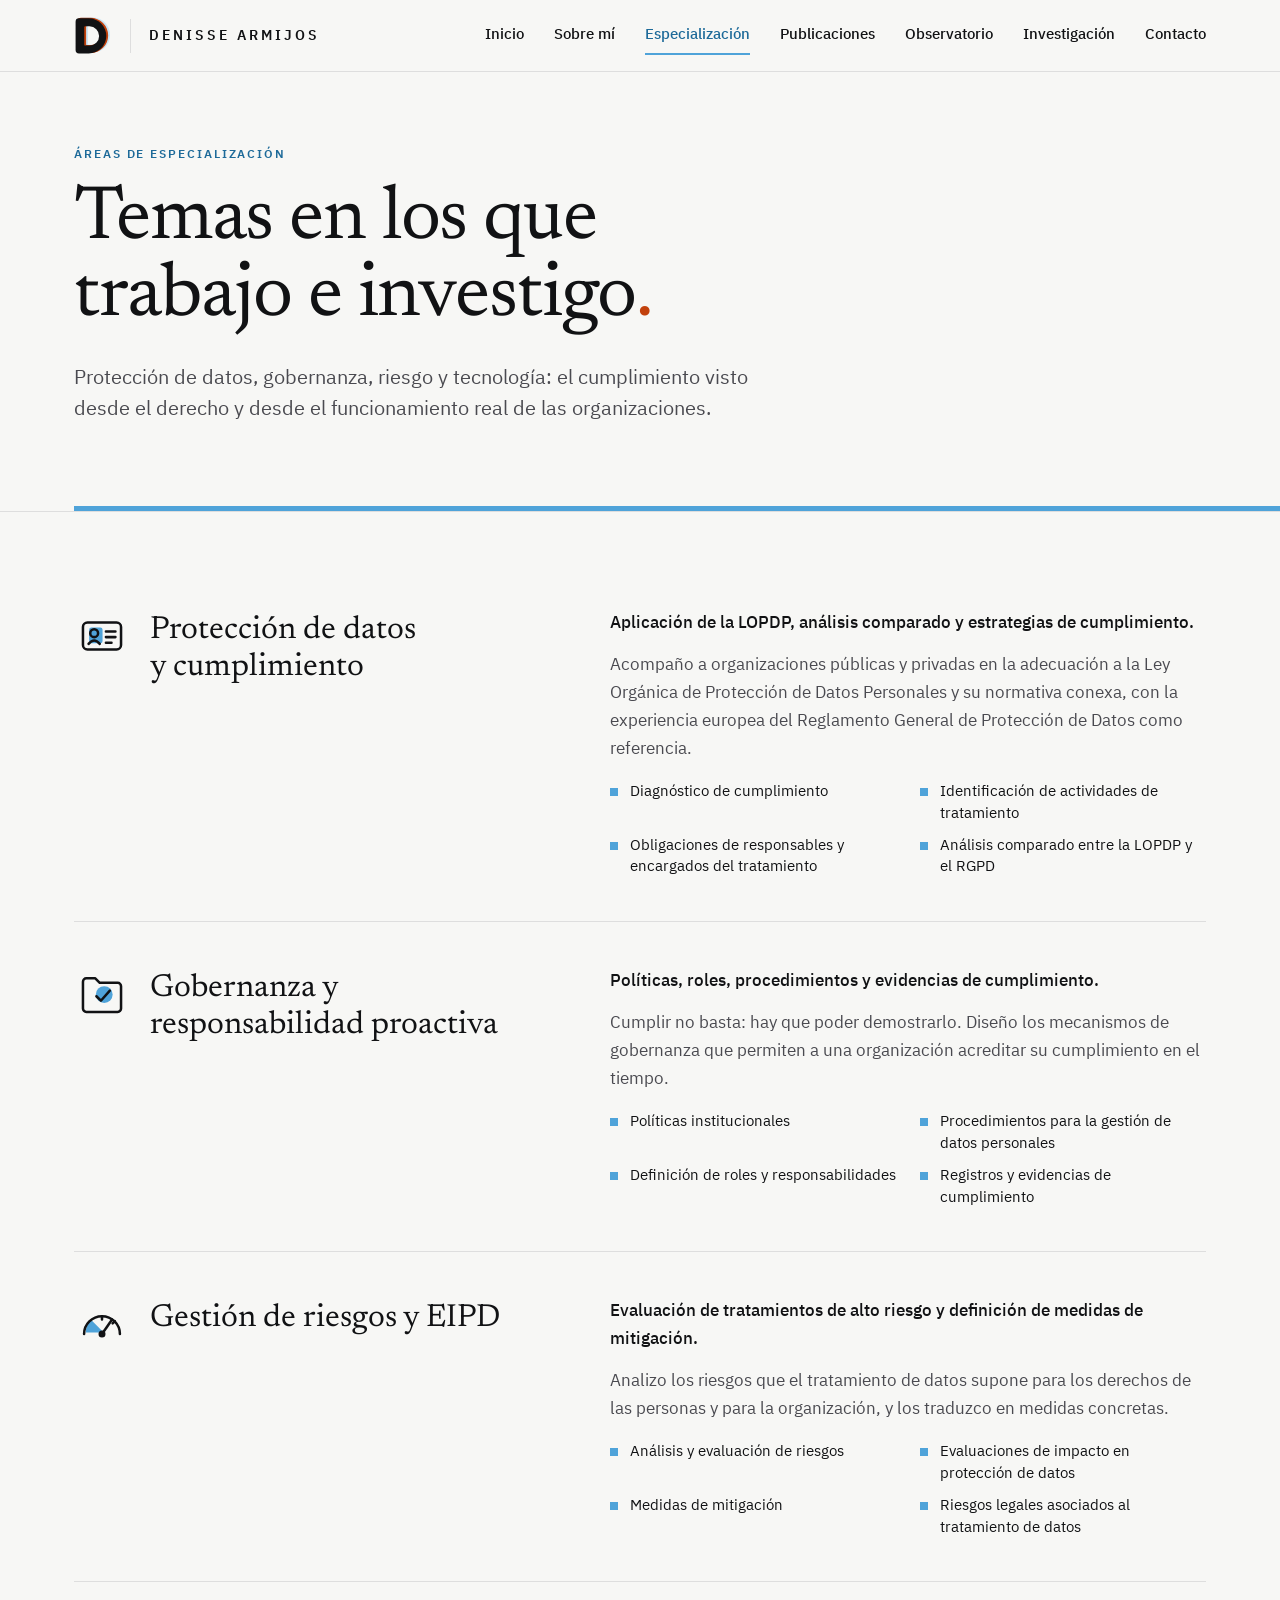
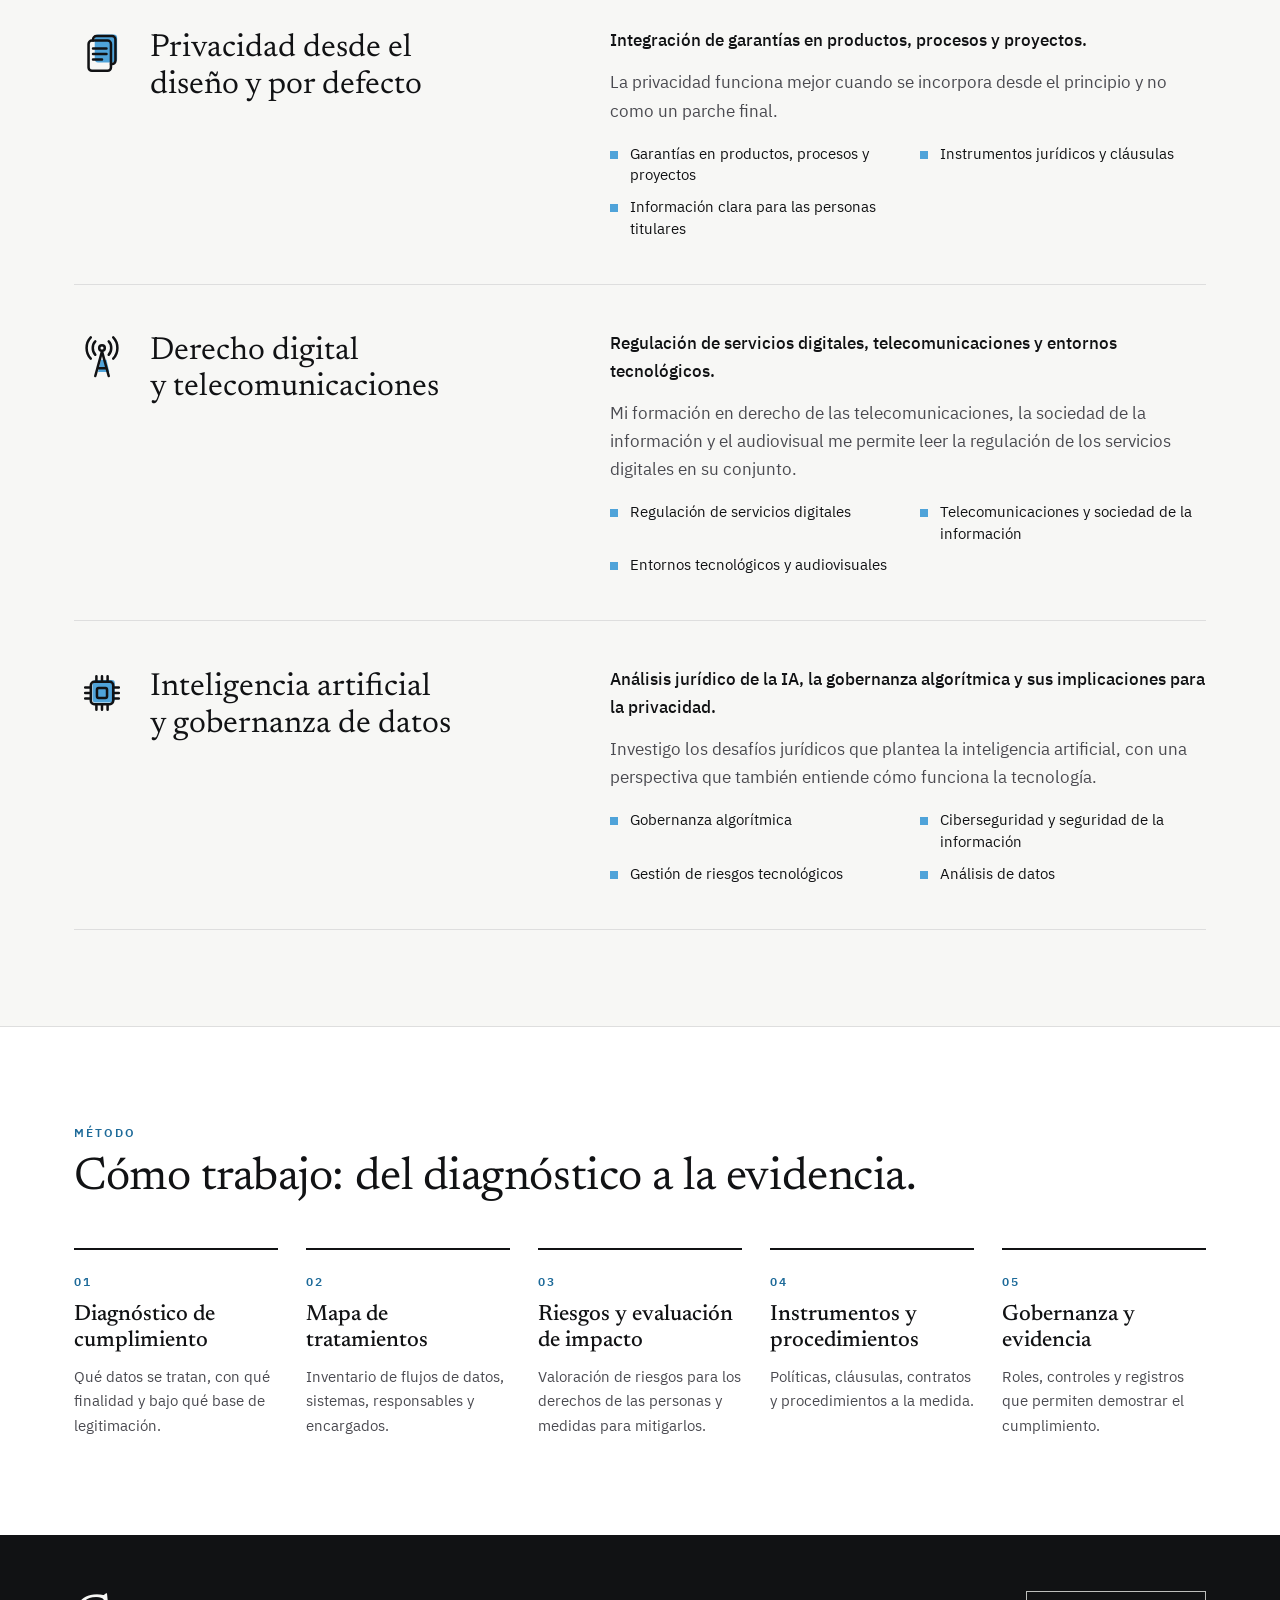
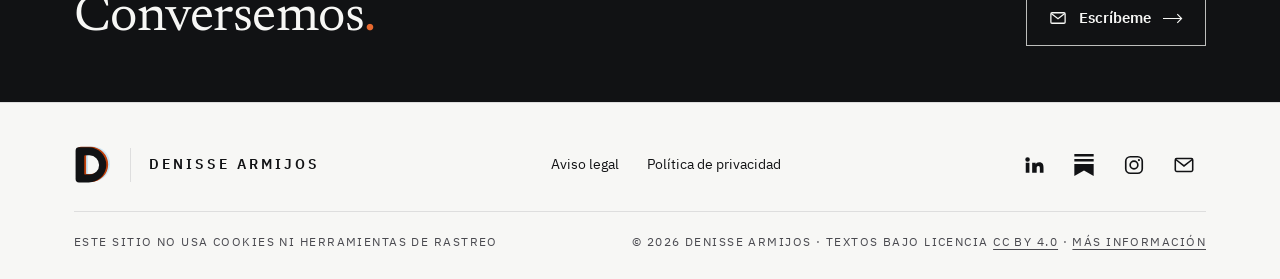
<file: especializacion.html>
<!doctype html>
<html lang="es">
<head>
<meta charset="utf-8">
<meta name="viewport" content="width=device-width, initial-scale=1, viewport-fit=cover">
<title>Especialización · Denisse Armijos</title>
<meta name="description" content="Protección de datos y cumplimiento de la LOPDP, gobernanza, gestión de riesgos y EIPD, privacidad desde el diseño, derecho digital e inteligencia artificial.">
<meta name="author" content="Denisse Armijos">
<meta name="theme-color" content="#111214">
<meta property="og:type" content="website">
<meta property="og:title" content="Especialización · Denisse Armijos">
<meta property="og:description" content="Protección de datos y cumplimiento de la LOPDP, gobernanza, gestión de riesgos y EIPD, privacidad desde el diseño, derecho digital e inteligencia artificial.">
<meta property="og:url" content="https://darmijosflores.github.io/especializacion.html">
<meta property="og:image" content="https://darmijosflores.github.io/og-image.png">
<meta property="og:locale" content="es_EC">
<meta name="twitter:card" content="summary_large_image">
<link rel="canonical" href="https://darmijosflores.github.io/especializacion.html">
<link rel="stylesheet" href="fonts.css">
<link rel="stylesheet" href="styles.css?v=20261123d">
<link rel="icon" href="favicon.svg" type="image/svg+xml">
<link rel="apple-touch-icon" href="apple-touch-icon.png">
<script>if('IntersectionObserver' in window && !matchMedia('(prefers-reduced-motion: reduce)').matches) document.documentElement.classList.add('anim');</script>
<style>.rows { display: grid; }
.row { display: grid; grid-template-columns: minmax(0, .9fr) minmax(0, 1.1fr); gap: 48px; padding-block: 44px; border-bottom: 1px solid var(--niebla); scroll-margin-top: 100px; }
.row:first-child { padding-top: 0; }
.row-h { display: grid; grid-template-columns: 56px minmax(0, 1fr); gap: 20px; align-items: start; }
.row-h h2 { font-family: var(--display); font-weight: 400; font-size: clamp(26px, 2.6vw, 32px); line-height: 1.15; margin: 4px 0 0; text-wrap: balance; }
.row-b p { margin: 0 0 14px; color: var(--texto-2); }
.row-b p.short { color: var(--tinta); font-weight: 500; }
.row-b ul { list-style: none; margin: 18px 0 0; padding: 0; display: grid; grid-template-columns: repeat(2, minmax(0, 1fr)); gap: 10px 24px; }
.row-b li { position: relative; padding-left: 20px; font-size: 15px; line-height: 1.45; }
.row-b li::before { content: ""; position: absolute; left: 0; top: 8px; width: 8px; height: 8px; background: var(--senal); }
@media (max-width: 860px) { .row { grid-template-columns: 1fr; gap: 18px; padding-block: 36px; } .row-b ul { grid-template-columns: 1fr; } }
.method { background: var(--blanco); border-top: 1px solid var(--niebla); }
.steps { list-style: none; margin: 0; padding: 0; display: grid; grid-template-columns: repeat(5, minmax(0, 1fr)); gap: 28px; counter-reset: s; }
.steps li { counter-increment: s; border-top: 2px solid var(--tinta); padding-top: 22px; display: grid; gap: 10px; align-content: start; min-width: 0; }
.steps li::before { content: counter(s, decimal-leading-zero); font-size: 12px; font-weight: 600; letter-spacing: .16em; color: var(--senal-texto); font-variant-numeric: tabular-nums; }
.steps h3 { font-family: var(--display); font-weight: 500; font-size: 22px; line-height: 1.2; margin: 0; }
.steps p { margin: 0; font-size: 15px; color: var(--texto-2); }
@media (max-width: 1000px) { .steps { grid-template-columns: repeat(2, minmax(0, 1fr)); row-gap: 40px; } }
@media (max-width: 520px) { .steps { grid-template-columns: 1fr; } }
</style>
</head>
<body>
<svg width="0" height="0" style="position:absolute" aria-hidden="true">
  <symbol id="logo-d" viewBox="90 68 245 252">
    <path style="fill:var(--d2,#CBE6F5)" fill-rule="evenodd" transform="translate(24,-6)" d="M122 83 H185 A113.5 113.5 0 0 1 185 310 H122 A22 22 0 0 1 100 288 V105 A22 22 0 0 1 122 83 Z M162 135 H190 A62 62 0 0 1 190 259 H162 A6 6 0 0 1 156 253 V141 A6 6 0 0 1 162 135 Z"/>
    <path style="fill:var(--d1,#C2410C)" fill-rule="evenodd" transform="translate(12,-3)" d="M122 83 H185 A113.5 113.5 0 0 1 185 310 H122 A22 22 0 0 1 100 288 V105 A22 22 0 0 1 122 83 Z M162 135 H190 A62 62 0 0 1 190 259 H162 A6 6 0 0 1 156 253 V141 A6 6 0 0 1 162 135 Z"/>
    <path fill="currentColor" fill-rule="evenodd" d="M122 83 H185 A113.5 113.5 0 0 1 185 310 H122 A22 22 0 0 1 100 288 V105 A22 22 0 0 1 122 83 Z M162 135 H190 A62 62 0 0 1 190 259 H162 A6 6 0 0 1 156 253 V141 A6 6 0 0 1 162 135 Z"/>
  </symbol>
  <symbol id="arrow" viewBox="0 0 28 14"><path d="M0 7h26M20 1l6 6-6 6" fill="none" stroke="currentColor" stroke-width="1.6"/></symbol>
  <symbol id="cal" viewBox="0 0 18 18"><rect x="1.5" y="3" width="15" height="13" fill="none" stroke="currentColor" stroke-width="1.3"/><path d="M1.5 7h15M5.5 1v4M12.5 1v4" stroke="currentColor" stroke-width="1.3"/></symbol>
  <symbol id="mail" viewBox="0 0 24 24"><rect x="2.5" y="5" width="19" height="14" rx="1.5" fill="none" stroke="currentColor" stroke-width="1.7"/><path d="M3 6l9 7 9-7" fill="none" stroke="currentColor" stroke-width="1.7"/></symbol>
  <symbol id="linkedin" viewBox="0 0 24 24"><path fill="currentColor" d="M4.98 3.5a2.5 2.5 0 1 1 0 5 2.5 2.5 0 0 1 0-5zM3 9.5h4v11H3zM10 9.5h3.8v1.6h.06c.53-1 1.83-2.06 3.76-2.06 4.02 0 4.76 2.6 4.76 6v5.46h-4v-4.84c0-1.16-.02-2.64-1.6-2.64-1.62 0-1.86 1.26-1.86 2.56v4.92H10z"/></symbol>
  <symbol id="substack" viewBox="0 0 24 24"><path fill="currentColor" d="M22.54 8.24H1.46V5.41h21.08v2.83zM1.46 10.81V24L12 18.11 22.54 24V10.81H1.46zM22.54 0H1.46v2.84h21.08V0z"/></symbol>
  <symbol id="instagram" viewBox="0 0 24 24"><rect x="3" y="3" width="18" height="18" rx="5" fill="none" stroke="currentColor" stroke-width="1.8"/><circle cx="12" cy="12" r="4.2" fill="none" stroke="currentColor" stroke-width="1.8"/><circle cx="17.4" cy="6.6" r="1.2" fill="currentColor"/></symbol>
  <symbol id="copy" viewBox="0 0 24 24"><rect x="8" y="8" width="13" height="13" fill="none" stroke="currentColor" stroke-width="1.7"/><path d="M16 8V3H3v13h5" fill="none" stroke="currentColor" stroke-width="1.7"/></symbol>
  <symbol id="i-datos-personales" viewBox="0 0 100 100"><g style="fill:var(--ic-fill,#4FA3D9)" transform="translate(3,-3)"><rect x="24" y="38" width="24" height="28" rx="4"/></g><g style="fill:none;stroke:var(--ic-line,#111214);stroke-width:4.5;stroke-linecap:round;stroke-linejoin:round"><rect x="16" y="26" width="68" height="48" rx="8"/><circle cx="36" cy="45" r="7"/><path d="M26 64 Q36 52 46 64"/><path d="M57 42 H74 M57 52 H74 M57 62 H67"/></g></symbol>
  <symbol id="i-politica-por-capas" viewBox="0 0 100 100"><g style="fill:var(--ic-fill,#4FA3D9)" transform="translate(3,-3)"><rect x="34" y="18" width="40" height="50" rx="6"/></g><g style="fill:none;stroke:var(--ic-line,#111214);stroke-width:4.5;stroke-linecap:round;stroke-linejoin:round"><path d="M34 26 V24 a6 6 0 0 1 6 -6 H68 a6 6 0 0 1 6 6 V62 a6 6 0 0 1 -6 6 H66"/><rect x="26" y="26" width="40" height="54" rx="6"/><path d="M34 40 H58 M34 50 H58 M34 60 H50"/></g></symbol>
  <symbol id="i-base-legal" viewBox="0 0 100 100"><g style="fill:var(--ic-fill,#4FA3D9)" transform="translate(3,-3)"><rect x="30" y="62" width="40" height="18" rx="4"/></g><g style="fill:none;stroke:var(--ic-line,#111214);stroke-width:4.5;stroke-linecap:round;stroke-linejoin:round"><path d="M64 16 H32 a6 6 0 0 0 -6 6 V78 a6 6 0 0 0 6 6 H68 a6 6 0 0 0 6 -6 V26 Z M64 16 V26 H74"/><path d="M56 30 C54 26 44 26 44 31 C44 36 56 36 56 41 C56 45 52 47 48 47"/><path d="M44 54 C46 58 56 58 56 53 C56 48 44 48 44 43 C44 39 48 37 52 37"/><path d="M36 72 H64"/></g></symbol>
  <symbol id="i-evidencia" viewBox="0 0 100 100"><g style="fill:var(--ic-fill,#4FA3D9)" transform="translate(3,-3)"><circle cx="51" cy="54" r="15"/></g><g style="fill:none;stroke:var(--ic-line,#111214);stroke-width:4.5;stroke-linecap:round;stroke-linejoin:round"><path d="M16 76 V28 a6 6 0 0 1 6 -6 H38 L46 30 H78 a6 6 0 0 1 6 6 V76 a6 6 0 0 1 -6 6 H22 a6 6 0 0 1 -6 -6 Z"/><path d="M40 54 L48 62 L64 44"/></g></symbol>
  <symbol id="i-evaluacion-de-impacto" viewBox="0 0 100 100"><g style="fill:var(--ic-fill,#4FA3D9)" transform="translate(3,-3)"><path d="M50 68 L18 68 A32 32 0 0 1 27.4 45.4 Z"/></g><g style="fill:none;stroke:var(--ic-line,#111214);stroke-width:4.5;stroke-linecap:round;stroke-linejoin:round"><path d="M18 68 A32 32 0 0 1 82 68"/><path d="M50 68 L68 42"/><circle cx="50" cy="68" r="4"/><path d="M50 36 V42 M73 45 L69 49"/></g></symbol>
  <symbol id="i-riesgo" viewBox="0 0 100 100"><g style="fill:var(--ic-fill,#4FA3D9)" transform="translate(3,-3)"><path d="M32 60 H68 L78 78 H22 Z"/></g><g style="fill:none;stroke:var(--ic-line,#111214);stroke-width:4.5;stroke-linecap:round;stroke-linejoin:round"><path d="M50 16 L86 80 H14 Z"/><path d="M50 38 V56 M50 68 V68.5"/></g></symbol>
  <symbol id="i-contrato-con-encargado" viewBox="0 0 100 100"><g style="fill:var(--ic-fill,#4FA3D9)" transform="translate(3,-3)"><rect x="54" y="30" width="32" height="44" rx="5"/></g><g style="fill:none;stroke:var(--ic-line,#111214);stroke-width:4.5;stroke-linecap:round;stroke-linejoin:round"><rect x="14" y="26" width="32" height="44" rx="5"/><rect x="54" y="30" width="32" height="44" rx="5"/><path d="M21 38 H39 M21 47 H39 M61 42 H79 M61 51 H79"/><path d="M38 62 Q50 80 62 66"/></g></symbol>
  <symbol id="i-inteligencia-artificial" viewBox="0 0 100 100"><g style="fill:var(--ic-fill,#4FA3D9)" transform="translate(3,-3)"><rect x="30" y="30" width="40" height="40" rx="6"/></g><g style="fill:none;stroke:var(--ic-line,#111214);stroke-width:4.5;stroke-linecap:round;stroke-linejoin:round"><rect x="30" y="30" width="40" height="40" rx="6"/><rect x="41" y="41" width="18" height="18" rx="3"/><path d="M40 30 V20 M50 30 V20 M60 30 V20 M40 70 V80 M50 70 V80 M60 70 V80 M30 40 H20 M30 50 H20 M30 60 H20 M70 40 H80 M70 50 H80 M70 60 H80"/></g></symbol>
  <symbol id="i-ciberseguridad" viewBox="0 0 100 100"><g style="fill:var(--ic-fill,#4FA3D9)" transform="translate(3,-3)"><circle cx="34" cy="50" r="14"/></g><g style="fill:none;stroke:var(--ic-line,#111214);stroke-width:4.5;stroke-linecap:round;stroke-linejoin:round"><circle cx="34" cy="50" r="14"/><circle cx="34" cy="50" r="4"/><path d="M48 50 H84 M72 50 V62 M82 50 V58"/></g></symbol>
  <symbol id="i-conectividad" viewBox="0 0 100 100"><g style="fill:var(--ic-fill,#4FA3D9)" transform="translate(3,-3)"><path d="M45 58 L40 80 H60 L55 58 Z"/></g><g style="fill:none;stroke:var(--ic-line,#111214);stroke-width:4.5;stroke-linecap:round;stroke-linejoin:round"><circle cx="50" cy="34" r="5"/><path d="M50 40 L38 84 M50 40 L62 84 M42 70 H58"/><path d="M38 22 C32 28 32 40 38 46 M30 15 C20 25 20 43 30 53 M62 22 C68 28 68 40 62 46 M70 15 C80 25 80 43 70 53"/></g></symbol>
  <symbol id="i-resolucion-de-autoridad" viewBox="0 0 100 100"><g style="fill:var(--ic-fill,#4FA3D9)" transform="translate(3,-3)"><circle cx="62" cy="68" r="11"/></g><g style="fill:none;stroke:var(--ic-line,#111214);stroke-width:4.5;stroke-linecap:round;stroke-linejoin:round"><path d="M64 16 H32 a6 6 0 0 0 -6 6 V78 a6 6 0 0 0 6 6 H68 a6 6 0 0 0 6 -6 V26 Z M64 16 V26 H74"/><path d="M34 34 H56 M34 44 H66 M34 54 H58"/><circle cx="62" cy="68" r="11"/><path d="M57 68 L61 72 L68 64"/></g></symbol>
  <symbol id="i-analisis" viewBox="0 0 100 100"><g style="fill:var(--ic-fill,#4FA3D9)" transform="translate(3,-3)"><circle cx="42" cy="42" r="18"/></g><g style="fill:none;stroke:var(--ic-line,#111214);stroke-width:4.5;stroke-linecap:round;stroke-linejoin:round"><circle cx="42" cy="42" r="22"/><path d="M58 58 L82 82 M32 38 a11 11 0 0 1 11 -9"/></g></symbol>
</svg>

<a class="skip" href="#contenido">Saltar al contenido</a>
<header class="site" id="top">
  <div class="wrap">
    <a class="brand" href="./" aria-label="Denisse Armijos, inicio">
      <svg class="mark" aria-hidden="true"><use href="#logo-d"/></svg>
      <span class="sep" aria-hidden="true"></span>
      <span class="name">Denisse Armijos</span>
    </a>
    <nav class="main" aria-label="Principal">
      <a href="./">Inicio</a>
      <a href="perfil.html">Sobre mí</a>
      <a href="especializacion.html" aria-current="page">Especialización</a>
      <a href="publicaciones.html">Publicaciones</a>
      <a href="observatorio.html">Observatorio</a>
      <a href="investigacion.html">Investigación</a>
      <a href="contacto.html">Contacto</a>
    </nav>
    <button class="menu-btn" id="menu-btn" type="button" aria-label="Abrir menú" aria-expanded="false" aria-controls="mobile-nav">
      <svg viewBox="0 0 28 20" aria-hidden="true"><path d="M0 1h28M0 10h28M0 19h28" stroke="currentColor" stroke-width="2"/></svg>
    </button>
  </div>
  <nav class="mobile-nav" id="mobile-nav" aria-label="Menú móvil">
    <div class="wrap">
      <a href="./">Inicio</a>
      <a href="perfil.html">Sobre mí</a>
      <a href="especializacion.html" aria-current="page">Especialización</a>
      <a href="publicaciones.html">Publicaciones</a>
      <a href="observatorio.html">Observatorio</a>
      <a href="investigacion.html">Investigación</a>
      <a href="contacto.html">Contacto</a>
    </div>
  </nav>
</header>

<main id="contenido">
<section class="masthead">
    <div class="wrap">
      <span class="kicker">Áreas de especialización</span>
      <h1>Temas en los que trabajo e investigo<span class="punto">.</span></h1>
      <p class="intro">Protección de datos, gobernanza, riesgo y tecnología: el cumplimiento visto desde el derecho y desde el funcionamiento real de las organizaciones.</p>
    </div>
    <div class="rule" aria-hidden="true"></div>
  </section>

  <section class="sec">
    <div class="wrap rows">
      <article class="row" id="proteccion-de-datos" data-reveal>
        <div class="row-h"><svg class="ico" aria-hidden="true"><use href="#i-datos-personales"/></svg><h2>Protección de datos y cumplimiento</h2></div>
        <div class="row-b"><p class="short">Aplicación de la LOPDP, análisis comparado y estrategias de cumplimiento.</p><p>Acompaño a organizaciones públicas y privadas en la adecuación a la Ley Orgánica de Protección de Datos Personales y su normativa conexa, con la experiencia europea del Reglamento General de Protección de Datos como referencia.</p><ul><li>Diagnóstico de cumplimiento</li><li>Identificación de actividades de tratamiento</li><li>Obligaciones de responsables y encargados del tratamiento</li><li>Análisis comparado entre la LOPDP y el RGPD</li></ul></div>
      </article>
      <article class="row" id="gobernanza" data-reveal>
        <div class="row-h"><svg class="ico" aria-hidden="true"><use href="#i-evidencia"/></svg><h2>Gobernanza y responsabilidad proactiva</h2></div>
        <div class="row-b"><p class="short">Políticas, roles, procedimientos y evidencias de cumplimiento.</p><p>Cumplir no basta: hay que poder demostrarlo. Diseño los mecanismos de gobernanza que permiten a una organización acreditar su cumplimiento en el tiempo.</p><ul><li>Políticas institucionales</li><li>Procedimientos para la gestión de datos personales</li><li>Definición de roles y responsabilidades</li><li>Registros y evidencias de cumplimiento</li></ul></div>
      </article>
      <article class="row" id="riesgos" data-reveal>
        <div class="row-h"><svg class="ico" aria-hidden="true"><use href="#i-evaluacion-de-impacto"/></svg><h2>Gestión de riesgos y EIPD</h2></div>
        <div class="row-b"><p class="short">Evaluación de tratamientos de alto riesgo y definición de medidas de mitigación.</p><p>Analizo los riesgos que el tratamiento de datos supone para los derechos de las personas y para la organización, y los traduzco en medidas concretas.</p><ul><li>Análisis y evaluación de riesgos</li><li>Evaluaciones de impacto en protección de datos</li><li>Medidas de mitigación</li><li>Riesgos legales asociados al tratamiento de datos</li></ul></div>
      </article>
      <article class="row" id="privacidad-desde-el-diseno" data-reveal>
        <div class="row-h"><svg class="ico" aria-hidden="true"><use href="#i-politica-por-capas"/></svg><h2>Privacidad desde el diseño y por defecto</h2></div>
        <div class="row-b"><p class="short">Integración de garantías en productos, procesos y proyectos.</p><p>La privacidad funciona mejor cuando se incorpora desde el principio y no como un parche final.</p><ul><li>Garantías en productos, procesos y proyectos</li><li>Instrumentos jurídicos y cláusulas</li><li>Información clara para las personas titulares</li></ul></div>
      </article>
      <article class="row" id="derecho-digital" data-reveal>
        <div class="row-h"><svg class="ico" aria-hidden="true"><use href="#i-conectividad"/></svg><h2>Derecho digital y telecomunicaciones</h2></div>
        <div class="row-b"><p class="short">Regulación de servicios digitales, telecomunicaciones y entornos tecnológicos.</p><p>Mi formación en derecho de las telecomunicaciones, la sociedad de la información y el audiovisual me permite leer la regulación de los servicios digitales en su conjunto.</p><ul><li>Regulación de servicios digitales</li><li>Telecomunicaciones y sociedad de la información</li><li>Entornos tecnológicos y audiovisuales</li></ul></div>
      </article>
      <article class="row" id="inteligencia-artificial" data-reveal>
        <div class="row-h"><svg class="ico" aria-hidden="true"><use href="#i-inteligencia-artificial"/></svg><h2>Inteligencia artificial y gobernanza de datos</h2></div>
        <div class="row-b"><p class="short">Análisis jurídico de la IA, la gobernanza algorítmica y sus implicaciones para la privacidad.</p><p>Investigo los desafíos jurídicos que plantea la inteligencia artificial, con una perspectiva que también entiende cómo funciona la tecnología.</p><ul><li>Gobernanza algorítmica</li><li>Ciberseguridad y seguridad de la información</li><li>Gestión de riesgos tecnológicos</li><li>Análisis de datos</li></ul></div>
      </article>
    </div>
  </section>

  <section class="sec method" aria-labelledby="metodo">
    <div class="wrap">
      <div class="sec-head" data-reveal><div><span class="kicker">Método</span><h2 id="metodo">Cómo trabajo: del diagnóstico a la evidencia.</h2></div></div>
      <ol class="steps"><li data-reveal style="--d:0.00s"><h3>Diagnóstico de cumplimiento</h3><p>Qué datos se tratan, con qué finalidad y bajo qué base de legitimación.</p></li><li data-reveal style="--d:0.06s"><h3>Mapa de tratamientos</h3><p>Inventario de flujos de datos, sistemas, responsables y encargados.</p></li><li data-reveal style="--d:0.12s"><h3>Riesgos y evaluación de impacto</h3><p>Valoración de riesgos para los derechos de las personas y medidas para mitigarlos.</p></li><li data-reveal style="--d:0.18s"><h3>Instrumentos y procedimientos</h3><p>Políticas, cláusulas, contratos y procedimientos a la medida.</p></li><li data-reveal style="--d:0.24s"><h3>Gobernanza y evidencia</h3><p>Roles, controles y registros que permiten demostrar el cumplimiento.</p></li></ol>
    </div>
  </section>
</main>

<section class="talk" aria-labelledby="conversemos">
  <div class="wrap">
    <h2 id="conversemos" data-reveal>Conversemos<span class="punto">.</span></h2>
    <a class="btn ghost" href="contacto.html" data-reveal style="--d:.1s"><svg aria-hidden="true"><use href="#mail"/></svg>Escríbeme <svg class="arr" aria-hidden="true"><use href="#arrow"/></svg></a>
  </div>
</section>

<footer class="site">
  <div class="wrap">
    <a class="f-brand" href="./" aria-label="Denisse Armijos, inicio">
      <svg class="mark" aria-hidden="true"><use href="#logo-d"/></svg>
      <span class="sep" aria-hidden="true"></span>
      <span class="name">Denisse Armijos</span>
    </a>
    <nav class="f-links" aria-label="Información legal">
      <a href="aviso-legal.html">Aviso legal</a>
      <a href="privacidad.html">Política de privacidad</a>
    </nav>
    <div class="f-social">
      <a href="https://www.linkedin.com/in/darmijos/" target="_blank" rel="noopener" aria-label="LinkedIn de Denisse Armijos"><svg aria-hidden="true"><use href="#linkedin"/></svg></a>
      <a href="https://substack.com/@denissearmijospdp" target="_blank" rel="noopener" aria-label="Substack de Denisse Armijos"><svg aria-hidden="true"><use href="#substack"/></svg></a>
      <a href="https://www.instagram.com/denissearmijospdp/" target="_blank" rel="noopener" aria-label="Instagram de Denisse Armijos"><svg aria-hidden="true"><use href="#instagram"/></svg></a>
      <a href="mailto:darmijosflores@gmail.com" aria-label="Escribir a Denisse Armijos"><svg aria-hidden="true"><use href="#mail"/></svg></a>
    </div>
    <div class="f-note"><span>Este sitio no usa cookies ni herramientas de rastreo</span><span>© 2026 Denisse Armijos · Textos bajo licencia <a href="https://creativecommons.org/licenses/by/4.0/deed.es" target="_blank" rel="license noopener">CC BY 4.0</a> · <a href="aviso-legal.html#licencia">Más información</a></span></div>
  </div>
</footer>

<script src="site.js?v=20261123d" defer></script>
</body>
</html>
</file>
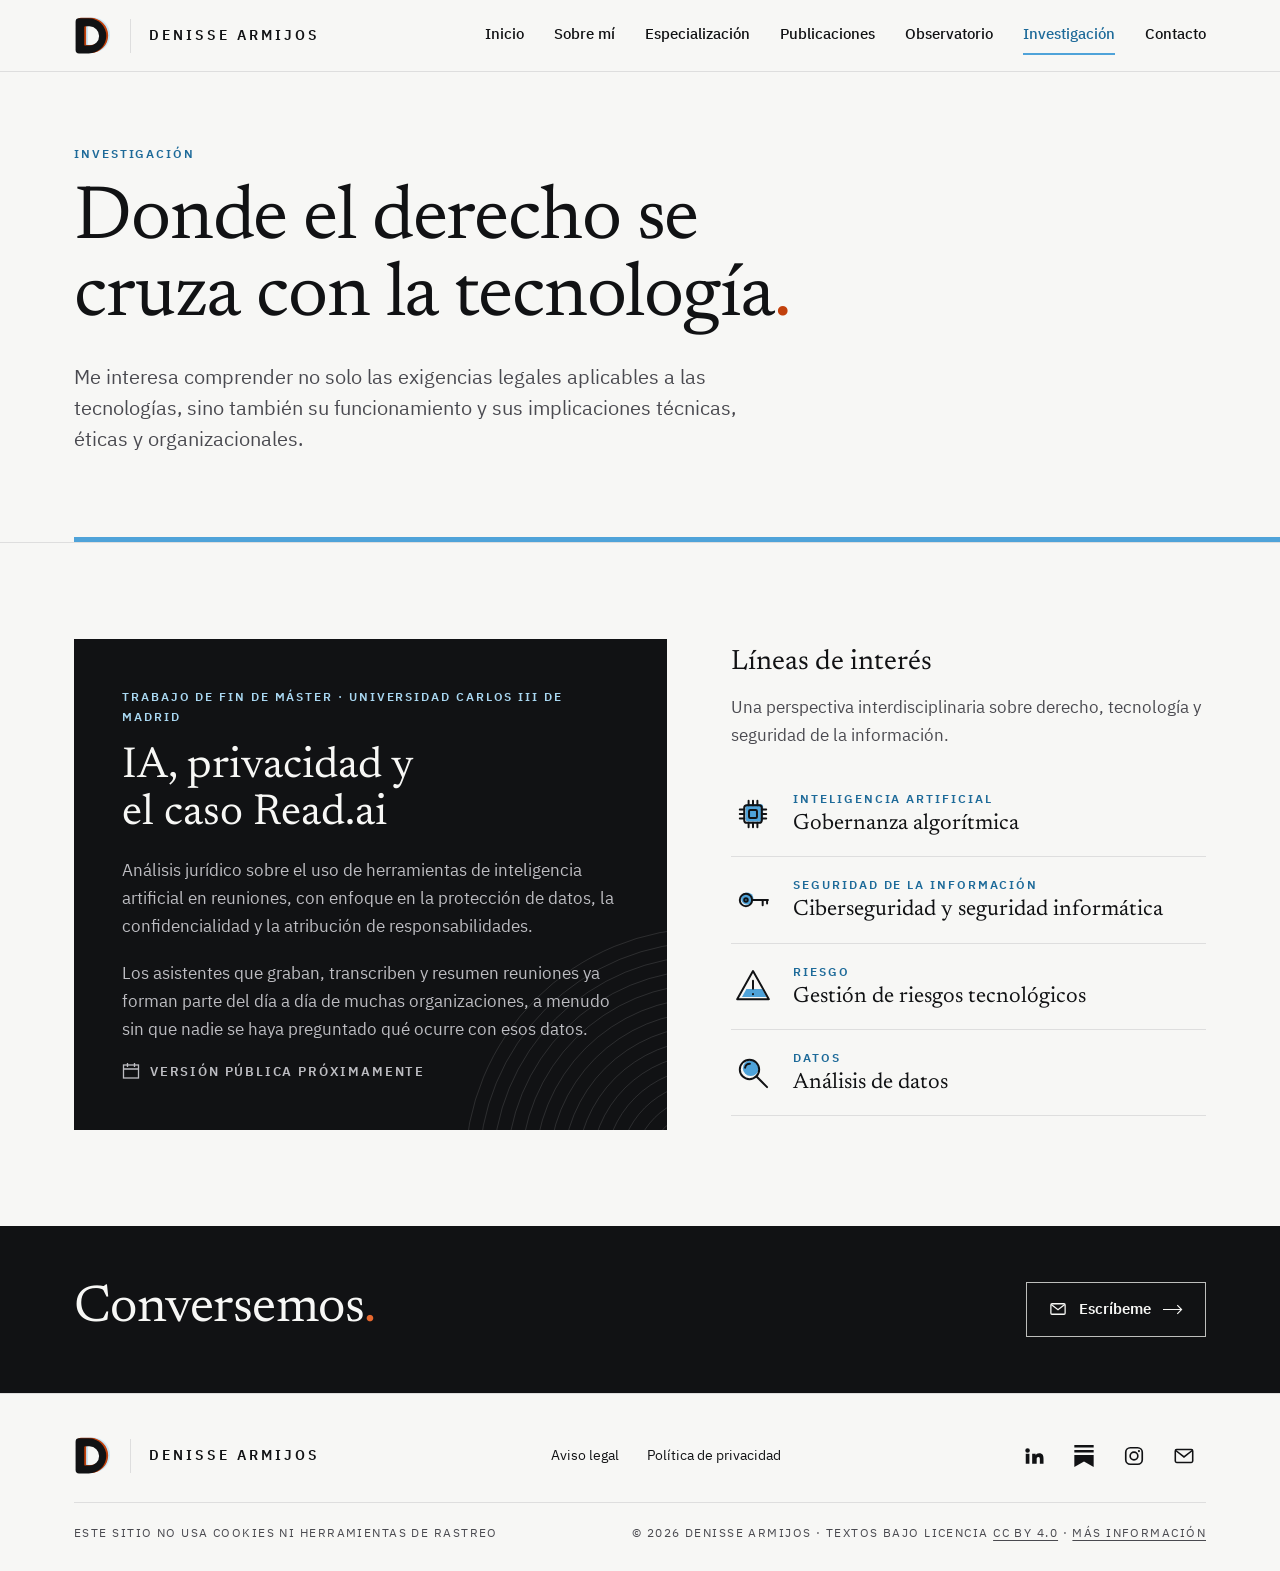
<file: investigacion.html>
<!doctype html>
<html lang="es">
<head>
<meta charset="utf-8">
<meta name="viewport" content="width=device-width, initial-scale=1, viewport-fit=cover">
<title>Investigación · Denisse Armijos</title>
<meta name="description" content="Investigación de Denisse Armijos sobre inteligencia artificial y protección de datos: el caso Read.ai, gobernanza algorítmica, ciberseguridad y riesgos tecnológicos.">
<meta name="author" content="Denisse Armijos">
<meta name="theme-color" content="#111214">
<meta property="og:type" content="website">
<meta property="og:title" content="Investigación · Denisse Armijos">
<meta property="og:description" content="Investigación de Denisse Armijos sobre inteligencia artificial y protección de datos: el caso Read.ai, gobernanza algorítmica, ciberseguridad y riesgos tecnológicos.">
<meta property="og:url" content="https://darmijosflores.github.io/investigacion.html">
<meta property="og:image" content="https://darmijosflores.github.io/og-image.png">
<meta property="og:locale" content="es_EC">
<meta name="twitter:card" content="summary_large_image">
<link rel="canonical" href="https://darmijosflores.github.io/investigacion.html">
<link rel="stylesheet" href="fonts.css">
<link rel="stylesheet" href="styles.css?v=20261123d">
<link rel="icon" href="favicon.svg" type="image/svg+xml">
<link rel="apple-touch-icon" href="apple-touch-icon.png">
<script>if('IntersectionObserver' in window && !matchMedia('(prefers-reduced-motion: reduce)').matches) document.documentElement.classList.add('anim');</script>
<style>.tfm-grid { display: grid; grid-template-columns: minmax(0, 1.25fr) minmax(0, 1fr); gap: 64px; align-items: start; }
.tfm { background: var(--tinta); color: var(--papel); padding: 48px; display: grid; gap: 18px; position: relative; overflow: hidden; }
.tfm .kicker { color: var(--senal-suave); }
.tfm h2 { font-family: var(--display); font-weight: 400; font-size: clamp(30px, 3.4vw, 44px); line-height: 1.08; margin: 0; text-wrap: balance; position: relative; }
.tfm p { margin: 0; color: var(--texto-azul-2); max-width: 54ch; position: relative; }
.tfm .date { color: var(--texto-azul-2); position: relative; }
.tfm .arcs { position: absolute; right: -40px; bottom: -40px; width: 240px; height: 240px; color: rgba(247,247,245,.12); }
.lines h2 { font-family: var(--display); font-weight: 400; font-size: 28px; margin: 0 0 8px; }
.lines > p { margin: 0 0 22px; color: var(--texto-2); }
.interest { display: grid; }
.interest div { padding-block: 18px; border-bottom: 1px solid var(--niebla); display: grid; grid-template-columns: 44px minmax(0, 1fr); column-gap: 18px; align-items: center; }
.interest .ico { width: 44px; height: 44px; grid-row: span 2; }
.interest .kicker { display: block; margin-bottom: 2px; }
.interest span.t { font-family: var(--display); font-size: 22px; line-height: 1.25; }
@media (max-width: 900px) { .tfm-grid { grid-template-columns: 1fr; gap: 48px; } .tfm { padding: 30px 24px; } }
</style>
</head>
<body>
<svg width="0" height="0" style="position:absolute" aria-hidden="true">
  <symbol id="logo-d" viewBox="90 68 245 252">
    <path style="fill:var(--d2,#CBE6F5)" fill-rule="evenodd" transform="translate(24,-6)" d="M122 83 H185 A113.5 113.5 0 0 1 185 310 H122 A22 22 0 0 1 100 288 V105 A22 22 0 0 1 122 83 Z M162 135 H190 A62 62 0 0 1 190 259 H162 A6 6 0 0 1 156 253 V141 A6 6 0 0 1 162 135 Z"/>
    <path style="fill:var(--d1,#C2410C)" fill-rule="evenodd" transform="translate(12,-3)" d="M122 83 H185 A113.5 113.5 0 0 1 185 310 H122 A22 22 0 0 1 100 288 V105 A22 22 0 0 1 122 83 Z M162 135 H190 A62 62 0 0 1 190 259 H162 A6 6 0 0 1 156 253 V141 A6 6 0 0 1 162 135 Z"/>
    <path fill="currentColor" fill-rule="evenodd" d="M122 83 H185 A113.5 113.5 0 0 1 185 310 H122 A22 22 0 0 1 100 288 V105 A22 22 0 0 1 122 83 Z M162 135 H190 A62 62 0 0 1 190 259 H162 A6 6 0 0 1 156 253 V141 A6 6 0 0 1 162 135 Z"/>
  </symbol>
  <symbol id="arrow" viewBox="0 0 28 14"><path d="M0 7h26M20 1l6 6-6 6" fill="none" stroke="currentColor" stroke-width="1.6"/></symbol>
  <symbol id="cal" viewBox="0 0 18 18"><rect x="1.5" y="3" width="15" height="13" fill="none" stroke="currentColor" stroke-width="1.3"/><path d="M1.5 7h15M5.5 1v4M12.5 1v4" stroke="currentColor" stroke-width="1.3"/></symbol>
  <symbol id="mail" viewBox="0 0 24 24"><rect x="2.5" y="5" width="19" height="14" rx="1.5" fill="none" stroke="currentColor" stroke-width="1.7"/><path d="M3 6l9 7 9-7" fill="none" stroke="currentColor" stroke-width="1.7"/></symbol>
  <symbol id="linkedin" viewBox="0 0 24 24"><path fill="currentColor" d="M4.98 3.5a2.5 2.5 0 1 1 0 5 2.5 2.5 0 0 1 0-5zM3 9.5h4v11H3zM10 9.5h3.8v1.6h.06c.53-1 1.83-2.06 3.76-2.06 4.02 0 4.76 2.6 4.76 6v5.46h-4v-4.84c0-1.16-.02-2.64-1.6-2.64-1.62 0-1.86 1.26-1.86 2.56v4.92H10z"/></symbol>
  <symbol id="substack" viewBox="0 0 24 24"><path fill="currentColor" d="M22.54 8.24H1.46V5.41h21.08v2.83zM1.46 10.81V24L12 18.11 22.54 24V10.81H1.46zM22.54 0H1.46v2.84h21.08V0z"/></symbol>
  <symbol id="instagram" viewBox="0 0 24 24"><rect x="3" y="3" width="18" height="18" rx="5" fill="none" stroke="currentColor" stroke-width="1.8"/><circle cx="12" cy="12" r="4.2" fill="none" stroke="currentColor" stroke-width="1.8"/><circle cx="17.4" cy="6.6" r="1.2" fill="currentColor"/></symbol>
  <symbol id="copy" viewBox="0 0 24 24"><rect x="8" y="8" width="13" height="13" fill="none" stroke="currentColor" stroke-width="1.7"/><path d="M16 8V3H3v13h5" fill="none" stroke="currentColor" stroke-width="1.7"/></symbol>
  <symbol id="i-datos-personales" viewBox="0 0 100 100"><g style="fill:var(--ic-fill,#4FA3D9)" transform="translate(3,-3)"><rect x="24" y="38" width="24" height="28" rx="4"/></g><g style="fill:none;stroke:var(--ic-line,#111214);stroke-width:4.5;stroke-linecap:round;stroke-linejoin:round"><rect x="16" y="26" width="68" height="48" rx="8"/><circle cx="36" cy="45" r="7"/><path d="M26 64 Q36 52 46 64"/><path d="M57 42 H74 M57 52 H74 M57 62 H67"/></g></symbol>
  <symbol id="i-politica-por-capas" viewBox="0 0 100 100"><g style="fill:var(--ic-fill,#4FA3D9)" transform="translate(3,-3)"><rect x="34" y="18" width="40" height="50" rx="6"/></g><g style="fill:none;stroke:var(--ic-line,#111214);stroke-width:4.5;stroke-linecap:round;stroke-linejoin:round"><path d="M34 26 V24 a6 6 0 0 1 6 -6 H68 a6 6 0 0 1 6 6 V62 a6 6 0 0 1 -6 6 H66"/><rect x="26" y="26" width="40" height="54" rx="6"/><path d="M34 40 H58 M34 50 H58 M34 60 H50"/></g></symbol>
  <symbol id="i-base-legal" viewBox="0 0 100 100"><g style="fill:var(--ic-fill,#4FA3D9)" transform="translate(3,-3)"><rect x="30" y="62" width="40" height="18" rx="4"/></g><g style="fill:none;stroke:var(--ic-line,#111214);stroke-width:4.5;stroke-linecap:round;stroke-linejoin:round"><path d="M64 16 H32 a6 6 0 0 0 -6 6 V78 a6 6 0 0 0 6 6 H68 a6 6 0 0 0 6 -6 V26 Z M64 16 V26 H74"/><path d="M56 30 C54 26 44 26 44 31 C44 36 56 36 56 41 C56 45 52 47 48 47"/><path d="M44 54 C46 58 56 58 56 53 C56 48 44 48 44 43 C44 39 48 37 52 37"/><path d="M36 72 H64"/></g></symbol>
  <symbol id="i-evidencia" viewBox="0 0 100 100"><g style="fill:var(--ic-fill,#4FA3D9)" transform="translate(3,-3)"><circle cx="51" cy="54" r="15"/></g><g style="fill:none;stroke:var(--ic-line,#111214);stroke-width:4.5;stroke-linecap:round;stroke-linejoin:round"><path d="M16 76 V28 a6 6 0 0 1 6 -6 H38 L46 30 H78 a6 6 0 0 1 6 6 V76 a6 6 0 0 1 -6 6 H22 a6 6 0 0 1 -6 -6 Z"/><path d="M40 54 L48 62 L64 44"/></g></symbol>
  <symbol id="i-evaluacion-de-impacto" viewBox="0 0 100 100"><g style="fill:var(--ic-fill,#4FA3D9)" transform="translate(3,-3)"><path d="M50 68 L18 68 A32 32 0 0 1 27.4 45.4 Z"/></g><g style="fill:none;stroke:var(--ic-line,#111214);stroke-width:4.5;stroke-linecap:round;stroke-linejoin:round"><path d="M18 68 A32 32 0 0 1 82 68"/><path d="M50 68 L68 42"/><circle cx="50" cy="68" r="4"/><path d="M50 36 V42 M73 45 L69 49"/></g></symbol>
  <symbol id="i-riesgo" viewBox="0 0 100 100"><g style="fill:var(--ic-fill,#4FA3D9)" transform="translate(3,-3)"><path d="M32 60 H68 L78 78 H22 Z"/></g><g style="fill:none;stroke:var(--ic-line,#111214);stroke-width:4.5;stroke-linecap:round;stroke-linejoin:round"><path d="M50 16 L86 80 H14 Z"/><path d="M50 38 V56 M50 68 V68.5"/></g></symbol>
  <symbol id="i-contrato-con-encargado" viewBox="0 0 100 100"><g style="fill:var(--ic-fill,#4FA3D9)" transform="translate(3,-3)"><rect x="54" y="30" width="32" height="44" rx="5"/></g><g style="fill:none;stroke:var(--ic-line,#111214);stroke-width:4.5;stroke-linecap:round;stroke-linejoin:round"><rect x="14" y="26" width="32" height="44" rx="5"/><rect x="54" y="30" width="32" height="44" rx="5"/><path d="M21 38 H39 M21 47 H39 M61 42 H79 M61 51 H79"/><path d="M38 62 Q50 80 62 66"/></g></symbol>
  <symbol id="i-inteligencia-artificial" viewBox="0 0 100 100"><g style="fill:var(--ic-fill,#4FA3D9)" transform="translate(3,-3)"><rect x="30" y="30" width="40" height="40" rx="6"/></g><g style="fill:none;stroke:var(--ic-line,#111214);stroke-width:4.5;stroke-linecap:round;stroke-linejoin:round"><rect x="30" y="30" width="40" height="40" rx="6"/><rect x="41" y="41" width="18" height="18" rx="3"/><path d="M40 30 V20 M50 30 V20 M60 30 V20 M40 70 V80 M50 70 V80 M60 70 V80 M30 40 H20 M30 50 H20 M30 60 H20 M70 40 H80 M70 50 H80 M70 60 H80"/></g></symbol>
  <symbol id="i-ciberseguridad" viewBox="0 0 100 100"><g style="fill:var(--ic-fill,#4FA3D9)" transform="translate(3,-3)"><circle cx="34" cy="50" r="14"/></g><g style="fill:none;stroke:var(--ic-line,#111214);stroke-width:4.5;stroke-linecap:round;stroke-linejoin:round"><circle cx="34" cy="50" r="14"/><circle cx="34" cy="50" r="4"/><path d="M48 50 H84 M72 50 V62 M82 50 V58"/></g></symbol>
  <symbol id="i-conectividad" viewBox="0 0 100 100"><g style="fill:var(--ic-fill,#4FA3D9)" transform="translate(3,-3)"><path d="M45 58 L40 80 H60 L55 58 Z"/></g><g style="fill:none;stroke:var(--ic-line,#111214);stroke-width:4.5;stroke-linecap:round;stroke-linejoin:round"><circle cx="50" cy="34" r="5"/><path d="M50 40 L38 84 M50 40 L62 84 M42 70 H58"/><path d="M38 22 C32 28 32 40 38 46 M30 15 C20 25 20 43 30 53 M62 22 C68 28 68 40 62 46 M70 15 C80 25 80 43 70 53"/></g></symbol>
  <symbol id="i-resolucion-de-autoridad" viewBox="0 0 100 100"><g style="fill:var(--ic-fill,#4FA3D9)" transform="translate(3,-3)"><circle cx="62" cy="68" r="11"/></g><g style="fill:none;stroke:var(--ic-line,#111214);stroke-width:4.5;stroke-linecap:round;stroke-linejoin:round"><path d="M64 16 H32 a6 6 0 0 0 -6 6 V78 a6 6 0 0 0 6 6 H68 a6 6 0 0 0 6 -6 V26 Z M64 16 V26 H74"/><path d="M34 34 H56 M34 44 H66 M34 54 H58"/><circle cx="62" cy="68" r="11"/><path d="M57 68 L61 72 L68 64"/></g></symbol>
  <symbol id="i-analisis" viewBox="0 0 100 100"><g style="fill:var(--ic-fill,#4FA3D9)" transform="translate(3,-3)"><circle cx="42" cy="42" r="18"/></g><g style="fill:none;stroke:var(--ic-line,#111214);stroke-width:4.5;stroke-linecap:round;stroke-linejoin:round"><circle cx="42" cy="42" r="22"/><path d="M58 58 L82 82 M32 38 a11 11 0 0 1 11 -9"/></g></symbol>
</svg>

<a class="skip" href="#contenido">Saltar al contenido</a>
<header class="site" id="top">
  <div class="wrap">
    <a class="brand" href="./" aria-label="Denisse Armijos, inicio">
      <svg class="mark" aria-hidden="true"><use href="#logo-d"/></svg>
      <span class="sep" aria-hidden="true"></span>
      <span class="name">Denisse Armijos</span>
    </a>
    <nav class="main" aria-label="Principal">
      <a href="./">Inicio</a>
      <a href="perfil.html">Sobre mí</a>
      <a href="especializacion.html">Especialización</a>
      <a href="publicaciones.html">Publicaciones</a>
      <a href="observatorio.html">Observatorio</a>
      <a href="investigacion.html" aria-current="page">Investigación</a>
      <a href="contacto.html">Contacto</a>
    </nav>
    <button class="menu-btn" id="menu-btn" type="button" aria-label="Abrir menú" aria-expanded="false" aria-controls="mobile-nav">
      <svg viewBox="0 0 28 20" aria-hidden="true"><path d="M0 1h28M0 10h28M0 19h28" stroke="currentColor" stroke-width="2"/></svg>
    </button>
  </div>
  <nav class="mobile-nav" id="mobile-nav" aria-label="Menú móvil">
    <div class="wrap">
      <a href="./">Inicio</a>
      <a href="perfil.html">Sobre mí</a>
      <a href="especializacion.html">Especialización</a>
      <a href="publicaciones.html">Publicaciones</a>
      <a href="observatorio.html">Observatorio</a>
      <a href="investigacion.html" aria-current="page">Investigación</a>
      <a href="contacto.html">Contacto</a>
    </div>
  </nav>
</header>

<main id="contenido">
<section class="masthead">
    <div class="wrap">
      <span class="kicker">Investigación</span>
      <h1>Donde el derecho se cruza con la tecnología<span class="punto">.</span></h1>
      <p class="intro">Me interesa comprender no solo las exigencias legales aplicables a las tecnologías, sino también su funcionamiento y sus implicaciones técnicas, éticas y organizacionales.</p>
    </div>
    <div class="rule" aria-hidden="true"></div>
  </section>

  <section class="sec">
    <div class="wrap tfm-grid">
      <article class="tfm" data-reveal>
        <svg class="arcs" viewBox="0 0 240 240" aria-hidden="true"><g fill="none" stroke="currentColor" stroke-width="1"><circle cx="240" cy="240" r="60"/><circle cx="240" cy="240" r="74"/><circle cx="240" cy="240" r="88"/><circle cx="240" cy="240" r="102"/><circle cx="240" cy="240" r="116"/><circle cx="240" cy="240" r="130"/><circle cx="240" cy="240" r="144"/><circle cx="240" cy="240" r="158"/><circle cx="240" cy="240" r="172"/><circle cx="240" cy="240" r="186"/><circle cx="240" cy="240" r="200"/><circle cx="240" cy="240" r="214"/><circle cx="240" cy="240" r="228"/><circle cx="240" cy="240" r="242"/></g></svg>
        <span class="kicker">Trabajo de Fin de Máster · Universidad Carlos III de Madrid</span>
        <h2>IA, privacidad y el caso Read.ai</h2>
        <p>Análisis jurídico sobre el uso de herramientas de inteligencia artificial en reuniones, con enfoque en la protección de datos, la confidencialidad y la atribución de responsabilidades.</p>
        <p>Los asistentes que graban, transcriben y resumen reuniones ya forman parte del día a día de muchas organizaciones, a menudo sin que nadie se haya preguntado qué ocurre con esos datos.</p>
        <span class="date"><svg aria-hidden="true"><use href="#cal"/></svg>Versión pública próximamente</span>
      </article>
      <div class="lines" data-reveal style="--d:.12s">
        <h2>Líneas de interés</h2>
        <p>Una perspectiva interdisciplinaria sobre derecho, tecnología y seguridad de la información.</p>
        <div class="interest"><div><svg class="ico" aria-hidden="true"><use href="#i-inteligencia-artificial"/></svg><span class="kicker">Inteligencia artificial</span><span class="t">Gobernanza algorítmica</span></div><div><svg class="ico" aria-hidden="true"><use href="#i-ciberseguridad"/></svg><span class="kicker">Seguridad de la información</span><span class="t">Ciberseguridad y seguridad informática</span></div><div><svg class="ico" aria-hidden="true"><use href="#i-riesgo"/></svg><span class="kicker">Riesgo</span><span class="t">Gestión de riesgos tecnológicos</span></div><div><svg class="ico" aria-hidden="true"><use href="#i-analisis"/></svg><span class="kicker">Datos</span><span class="t">Análisis de datos</span></div></div>
      </div>
    </div>
  </section>
</main>

<section class="talk" aria-labelledby="conversemos">
  <div class="wrap">
    <h2 id="conversemos" data-reveal>Conversemos<span class="punto">.</span></h2>
    <a class="btn ghost" href="contacto.html" data-reveal style="--d:.1s"><svg aria-hidden="true"><use href="#mail"/></svg>Escríbeme <svg class="arr" aria-hidden="true"><use href="#arrow"/></svg></a>
  </div>
</section>

<footer class="site">
  <div class="wrap">
    <a class="f-brand" href="./" aria-label="Denisse Armijos, inicio">
      <svg class="mark" aria-hidden="true"><use href="#logo-d"/></svg>
      <span class="sep" aria-hidden="true"></span>
      <span class="name">Denisse Armijos</span>
    </a>
    <nav class="f-links" aria-label="Información legal">
      <a href="aviso-legal.html">Aviso legal</a>
      <a href="privacidad.html">Política de privacidad</a>
    </nav>
    <div class="f-social">
      <a href="https://www.linkedin.com/in/darmijos/" target="_blank" rel="noopener" aria-label="LinkedIn de Denisse Armijos"><svg aria-hidden="true"><use href="#linkedin"/></svg></a>
      <a href="https://substack.com/@denissearmijospdp" target="_blank" rel="noopener" aria-label="Substack de Denisse Armijos"><svg aria-hidden="true"><use href="#substack"/></svg></a>
      <a href="https://www.instagram.com/denissearmijospdp/" target="_blank" rel="noopener" aria-label="Instagram de Denisse Armijos"><svg aria-hidden="true"><use href="#instagram"/></svg></a>
      <a href="mailto:darmijosflores@gmail.com" aria-label="Escribir a Denisse Armijos"><svg aria-hidden="true"><use href="#mail"/></svg></a>
    </div>
    <div class="f-note"><span>Este sitio no usa cookies ni herramientas de rastreo</span><span>© 2026 Denisse Armijos · Textos bajo licencia <a href="https://creativecommons.org/licenses/by/4.0/deed.es" target="_blank" rel="license noopener">CC BY 4.0</a> · <a href="aviso-legal.html#licencia">Más información</a></span></div>
  </div>
</footer>

<script src="site.js?v=20261123d" defer></script>
</body>
</html>
</file>
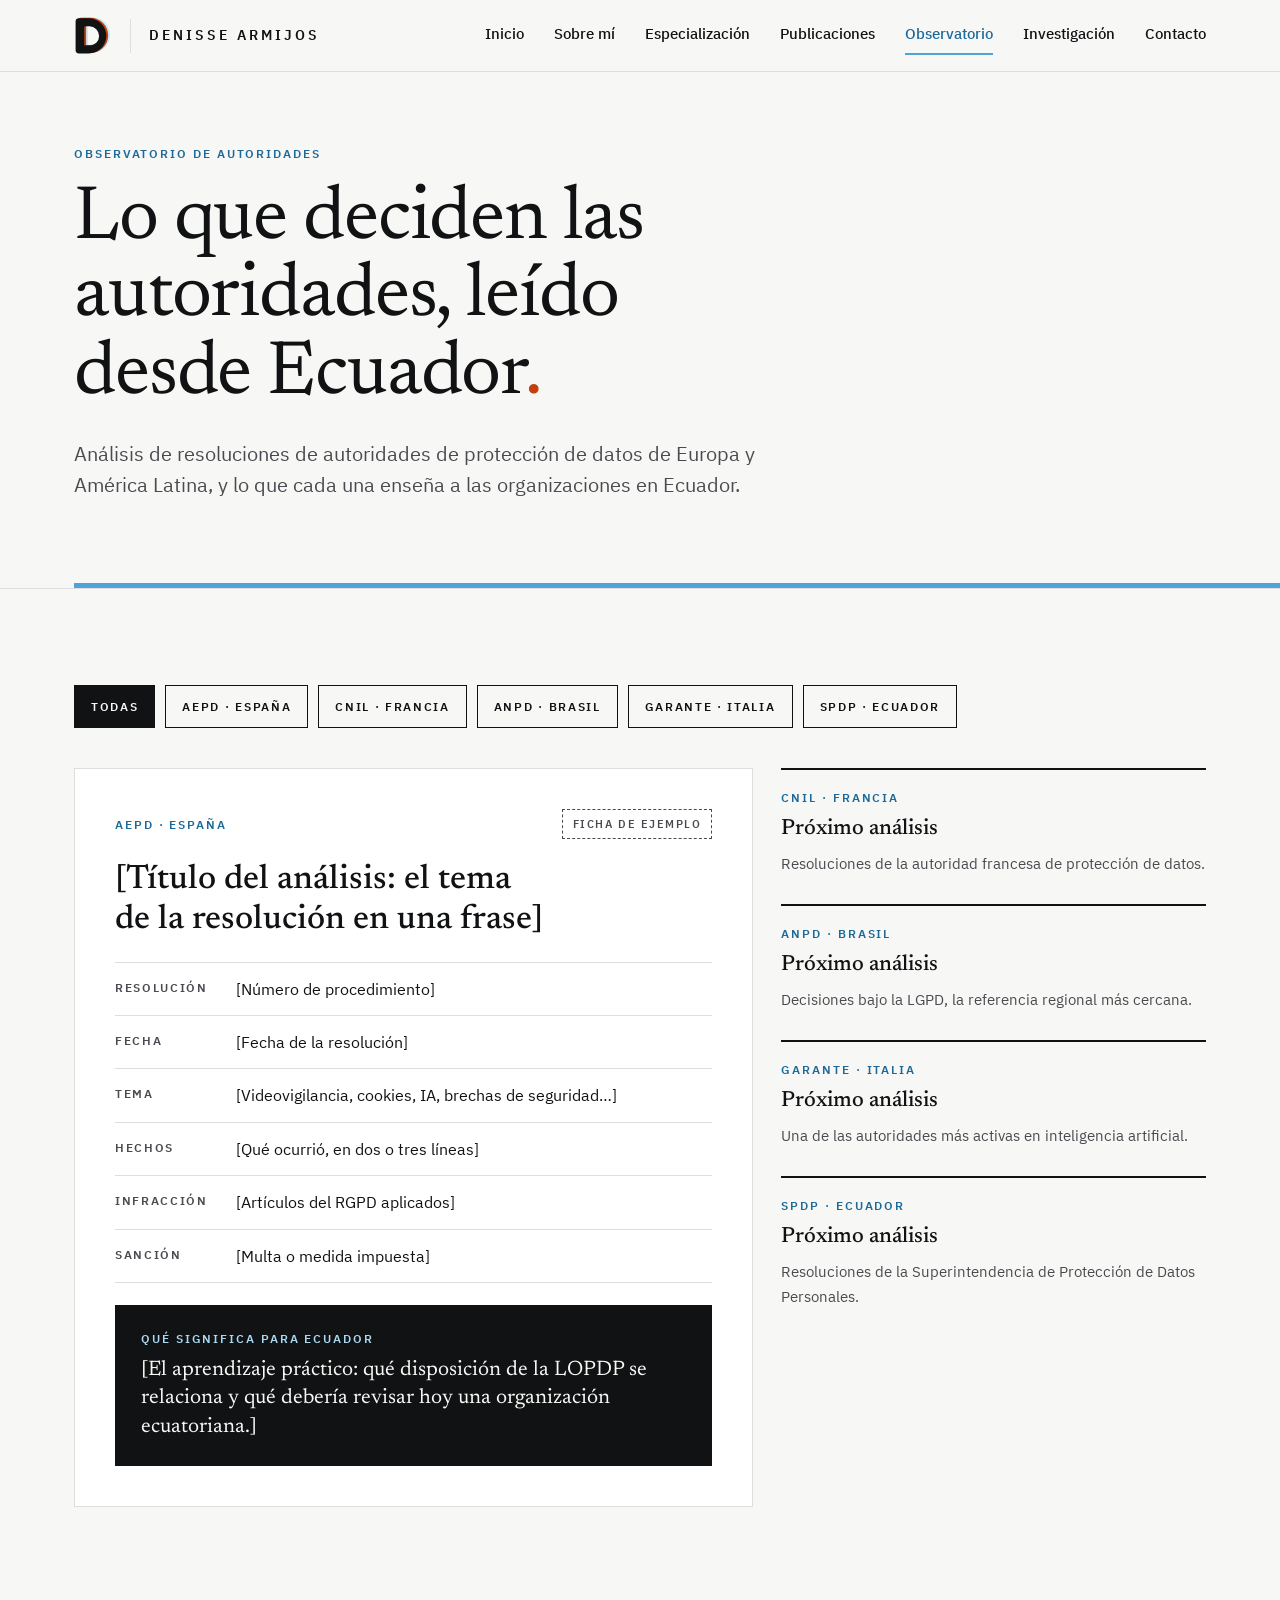
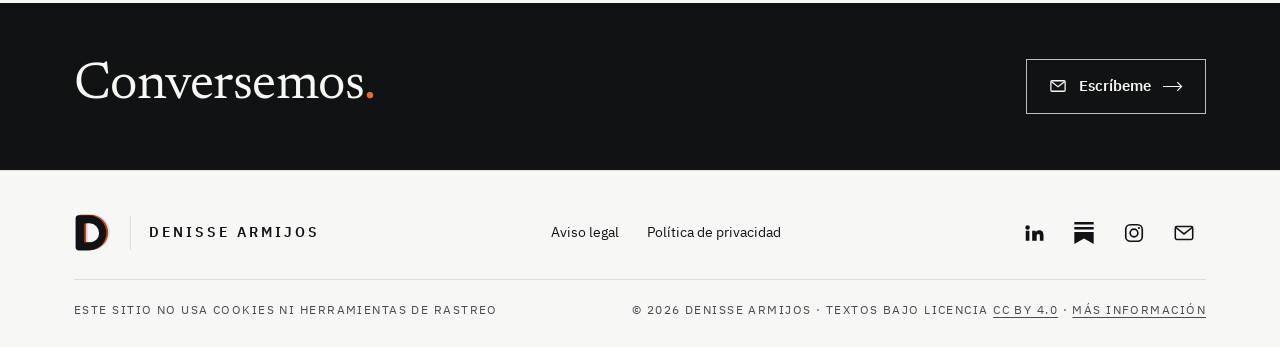
<file: observatorio.html>
<!doctype html>
<html lang="es">
<head>
<meta charset="utf-8">
<meta name="viewport" content="width=device-width, initial-scale=1, viewport-fit=cover">
<title>Observatorio de autoridades · Denisse Armijos</title>
<meta name="description" content="Análisis de resoluciones de la AEPD, la CNIL, la ANPD, el Garante italiano y la SPDP de Ecuador, con lo que cada una significa para las organizaciones ecuatorianas.">
<meta name="author" content="Denisse Armijos">
<meta name="theme-color" content="#111214">
<meta property="og:type" content="website">
<meta property="og:title" content="Observatorio de autoridades · Denisse Armijos">
<meta property="og:description" content="Análisis de resoluciones de la AEPD, la CNIL, la ANPD, el Garante italiano y la SPDP de Ecuador, con lo que cada una significa para las organizaciones ecuatorianas.">
<meta property="og:url" content="https://darmijosflores.github.io/observatorio.html">
<meta property="og:image" content="https://darmijosflores.github.io/og-image.png">
<meta property="og:locale" content="es_EC">
<meta name="twitter:card" content="summary_large_image">
<link rel="canonical" href="https://darmijosflores.github.io/observatorio.html">
<link rel="stylesheet" href="fonts.css">
<link rel="stylesheet" href="styles.css?v=20261123d">
<link rel="icon" href="favicon.svg" type="image/svg+xml">
<link rel="apple-touch-icon" href="apple-touch-icon.png">
<script>
document.addEventListener('DOMContentLoaded', function () {
  var chips = document.querySelectorAll('.chip'), items = document.querySelectorAll('[data-a]'), empty = document.getElementById('obs-empty');
  chips.forEach(function (ch) {
    ch.addEventListener('click', function () {
      var f = ch.getAttribute('data-f'), shown = 0;
      chips.forEach(function (o) { o.setAttribute('aria-pressed', o === ch ? 'true' : 'false'); });
      items.forEach(function (it) { var ok = f === 'todas' || it.getAttribute('data-a') === f; it.hidden = !ok; if (ok) shown++; });
      empty.hidden = shown > 0;
    });
  });
});
</script>
<script>if('IntersectionObserver' in window && !matchMedia('(prefers-reduced-motion: reduce)').matches) document.documentElement.classList.add('anim');</script>
<style>.chips { display: flex; flex-wrap: wrap; gap: 10px; margin-bottom: 40px; }
.chip { font-family: var(--body); font-size: 12px; font-weight: 600; letter-spacing: .14em; text-transform: uppercase; padding: 13px 16px; border: 1px solid var(--tinta); background: transparent; color: var(--tinta); cursor: pointer; }
.chip[aria-pressed="true"] { background: var(--tinta); color: var(--papel); }
.obs-grid { display: grid; grid-template-columns: minmax(0, 1.6fr) minmax(0, 1fr); gap: 28px; align-items: start; }
.ficha { background: var(--blanco); border: 1px solid var(--niebla); padding: 40px; display: grid; gap: 22px; min-width: 0; }
.ficha-top { display: flex; justify-content: space-between; align-items: center; gap: 12px; flex-wrap: wrap; }
.ficha-top .kicker { color: var(--senal-texto); }
.badge { font-size: 11px; font-weight: 600; letter-spacing: .14em; text-transform: uppercase; border: 1px dashed var(--texto-2); color: var(--texto-2); padding: 5px 10px; }
.ficha h3 { font-family: var(--display); font-weight: 500; font-size: clamp(26px, 2.8vw, 34px); line-height: 1.15; margin: 0; text-wrap: balance; }
.ficha dl { margin: 0; display: grid; grid-template-columns: max-content minmax(0, 1fr); border-top: 1px solid var(--niebla); }
.ficha dt, .ficha dd { padding: 13px 0; border-bottom: 1px solid var(--niebla); margin: 0; }
.ficha dt { font-size: 12px; font-weight: 600; letter-spacing: .14em; text-transform: uppercase; color: var(--texto-2); padding-right: 28px; padding-top: 15px; }
.ficha dd { font-size: 16px; }
.ficha .ecuador { background: var(--tinta); color: var(--papel); padding: 24px 26px; }
.ficha .ecuador .kicker { display: block; margin-bottom: 8px; color: var(--senal-suave); }
.ficha .ecuador p { margin: 0; font-family: var(--display); font-size: 21px; line-height: 1.35; }
.obs-list { display: grid; gap: 28px; min-width: 0; }
.obs-card { border-top: 2px solid var(--tinta); padding-top: 18px; display: grid; gap: 8px; }
.obs-card .kicker { color: var(--senal-texto); }
.obs-card h3 { font-family: var(--display); font-weight: 500; font-size: 22px; line-height: 1.25; margin: 0; }
.obs-card p { margin: 0; font-size: 15px; color: var(--texto-2); }
.obs-empty { color: var(--texto-2); font-style: italic; }
@media (max-width: 900px) { .obs-grid { grid-template-columns: 1fr; } .ficha { padding: 28px 22px; } }
@media (max-width: 520px) { .ficha dl { grid-template-columns: 1fr; } .ficha dt { padding-bottom: 0; border-bottom: 0; } }
</style>
</head>
<body>
<svg width="0" height="0" style="position:absolute" aria-hidden="true">
  <symbol id="logo-d" viewBox="90 68 245 252">
    <path style="fill:var(--d2,#CBE6F5)" fill-rule="evenodd" transform="translate(24,-6)" d="M122 83 H185 A113.5 113.5 0 0 1 185 310 H122 A22 22 0 0 1 100 288 V105 A22 22 0 0 1 122 83 Z M162 135 H190 A62 62 0 0 1 190 259 H162 A6 6 0 0 1 156 253 V141 A6 6 0 0 1 162 135 Z"/>
    <path style="fill:var(--d1,#C2410C)" fill-rule="evenodd" transform="translate(12,-3)" d="M122 83 H185 A113.5 113.5 0 0 1 185 310 H122 A22 22 0 0 1 100 288 V105 A22 22 0 0 1 122 83 Z M162 135 H190 A62 62 0 0 1 190 259 H162 A6 6 0 0 1 156 253 V141 A6 6 0 0 1 162 135 Z"/>
    <path fill="currentColor" fill-rule="evenodd" d="M122 83 H185 A113.5 113.5 0 0 1 185 310 H122 A22 22 0 0 1 100 288 V105 A22 22 0 0 1 122 83 Z M162 135 H190 A62 62 0 0 1 190 259 H162 A6 6 0 0 1 156 253 V141 A6 6 0 0 1 162 135 Z"/>
  </symbol>
  <symbol id="arrow" viewBox="0 0 28 14"><path d="M0 7h26M20 1l6 6-6 6" fill="none" stroke="currentColor" stroke-width="1.6"/></symbol>
  <symbol id="cal" viewBox="0 0 18 18"><rect x="1.5" y="3" width="15" height="13" fill="none" stroke="currentColor" stroke-width="1.3"/><path d="M1.5 7h15M5.5 1v4M12.5 1v4" stroke="currentColor" stroke-width="1.3"/></symbol>
  <symbol id="mail" viewBox="0 0 24 24"><rect x="2.5" y="5" width="19" height="14" rx="1.5" fill="none" stroke="currentColor" stroke-width="1.7"/><path d="M3 6l9 7 9-7" fill="none" stroke="currentColor" stroke-width="1.7"/></symbol>
  <symbol id="linkedin" viewBox="0 0 24 24"><path fill="currentColor" d="M4.98 3.5a2.5 2.5 0 1 1 0 5 2.5 2.5 0 0 1 0-5zM3 9.5h4v11H3zM10 9.5h3.8v1.6h.06c.53-1 1.83-2.06 3.76-2.06 4.02 0 4.76 2.6 4.76 6v5.46h-4v-4.84c0-1.16-.02-2.64-1.6-2.64-1.62 0-1.86 1.26-1.86 2.56v4.92H10z"/></symbol>
  <symbol id="substack" viewBox="0 0 24 24"><path fill="currentColor" d="M22.54 8.24H1.46V5.41h21.08v2.83zM1.46 10.81V24L12 18.11 22.54 24V10.81H1.46zM22.54 0H1.46v2.84h21.08V0z"/></symbol>
  <symbol id="instagram" viewBox="0 0 24 24"><rect x="3" y="3" width="18" height="18" rx="5" fill="none" stroke="currentColor" stroke-width="1.8"/><circle cx="12" cy="12" r="4.2" fill="none" stroke="currentColor" stroke-width="1.8"/><circle cx="17.4" cy="6.6" r="1.2" fill="currentColor"/></symbol>
  <symbol id="copy" viewBox="0 0 24 24"><rect x="8" y="8" width="13" height="13" fill="none" stroke="currentColor" stroke-width="1.7"/><path d="M16 8V3H3v13h5" fill="none" stroke="currentColor" stroke-width="1.7"/></symbol>
  <symbol id="i-datos-personales" viewBox="0 0 100 100"><g style="fill:var(--ic-fill,#4FA3D9)" transform="translate(3,-3)"><rect x="24" y="38" width="24" height="28" rx="4"/></g><g style="fill:none;stroke:var(--ic-line,#111214);stroke-width:4.5;stroke-linecap:round;stroke-linejoin:round"><rect x="16" y="26" width="68" height="48" rx="8"/><circle cx="36" cy="45" r="7"/><path d="M26 64 Q36 52 46 64"/><path d="M57 42 H74 M57 52 H74 M57 62 H67"/></g></symbol>
  <symbol id="i-politica-por-capas" viewBox="0 0 100 100"><g style="fill:var(--ic-fill,#4FA3D9)" transform="translate(3,-3)"><rect x="34" y="18" width="40" height="50" rx="6"/></g><g style="fill:none;stroke:var(--ic-line,#111214);stroke-width:4.5;stroke-linecap:round;stroke-linejoin:round"><path d="M34 26 V24 a6 6 0 0 1 6 -6 H68 a6 6 0 0 1 6 6 V62 a6 6 0 0 1 -6 6 H66"/><rect x="26" y="26" width="40" height="54" rx="6"/><path d="M34 40 H58 M34 50 H58 M34 60 H50"/></g></symbol>
  <symbol id="i-base-legal" viewBox="0 0 100 100"><g style="fill:var(--ic-fill,#4FA3D9)" transform="translate(3,-3)"><rect x="30" y="62" width="40" height="18" rx="4"/></g><g style="fill:none;stroke:var(--ic-line,#111214);stroke-width:4.5;stroke-linecap:round;stroke-linejoin:round"><path d="M64 16 H32 a6 6 0 0 0 -6 6 V78 a6 6 0 0 0 6 6 H68 a6 6 0 0 0 6 -6 V26 Z M64 16 V26 H74"/><path d="M56 30 C54 26 44 26 44 31 C44 36 56 36 56 41 C56 45 52 47 48 47"/><path d="M44 54 C46 58 56 58 56 53 C56 48 44 48 44 43 C44 39 48 37 52 37"/><path d="M36 72 H64"/></g></symbol>
  <symbol id="i-evidencia" viewBox="0 0 100 100"><g style="fill:var(--ic-fill,#4FA3D9)" transform="translate(3,-3)"><circle cx="51" cy="54" r="15"/></g><g style="fill:none;stroke:var(--ic-line,#111214);stroke-width:4.5;stroke-linecap:round;stroke-linejoin:round"><path d="M16 76 V28 a6 6 0 0 1 6 -6 H38 L46 30 H78 a6 6 0 0 1 6 6 V76 a6 6 0 0 1 -6 6 H22 a6 6 0 0 1 -6 -6 Z"/><path d="M40 54 L48 62 L64 44"/></g></symbol>
  <symbol id="i-evaluacion-de-impacto" viewBox="0 0 100 100"><g style="fill:var(--ic-fill,#4FA3D9)" transform="translate(3,-3)"><path d="M50 68 L18 68 A32 32 0 0 1 27.4 45.4 Z"/></g><g style="fill:none;stroke:var(--ic-line,#111214);stroke-width:4.5;stroke-linecap:round;stroke-linejoin:round"><path d="M18 68 A32 32 0 0 1 82 68"/><path d="M50 68 L68 42"/><circle cx="50" cy="68" r="4"/><path d="M50 36 V42 M73 45 L69 49"/></g></symbol>
  <symbol id="i-riesgo" viewBox="0 0 100 100"><g style="fill:var(--ic-fill,#4FA3D9)" transform="translate(3,-3)"><path d="M32 60 H68 L78 78 H22 Z"/></g><g style="fill:none;stroke:var(--ic-line,#111214);stroke-width:4.5;stroke-linecap:round;stroke-linejoin:round"><path d="M50 16 L86 80 H14 Z"/><path d="M50 38 V56 M50 68 V68.5"/></g></symbol>
  <symbol id="i-contrato-con-encargado" viewBox="0 0 100 100"><g style="fill:var(--ic-fill,#4FA3D9)" transform="translate(3,-3)"><rect x="54" y="30" width="32" height="44" rx="5"/></g><g style="fill:none;stroke:var(--ic-line,#111214);stroke-width:4.5;stroke-linecap:round;stroke-linejoin:round"><rect x="14" y="26" width="32" height="44" rx="5"/><rect x="54" y="30" width="32" height="44" rx="5"/><path d="M21 38 H39 M21 47 H39 M61 42 H79 M61 51 H79"/><path d="M38 62 Q50 80 62 66"/></g></symbol>
  <symbol id="i-inteligencia-artificial" viewBox="0 0 100 100"><g style="fill:var(--ic-fill,#4FA3D9)" transform="translate(3,-3)"><rect x="30" y="30" width="40" height="40" rx="6"/></g><g style="fill:none;stroke:var(--ic-line,#111214);stroke-width:4.5;stroke-linecap:round;stroke-linejoin:round"><rect x="30" y="30" width="40" height="40" rx="6"/><rect x="41" y="41" width="18" height="18" rx="3"/><path d="M40 30 V20 M50 30 V20 M60 30 V20 M40 70 V80 M50 70 V80 M60 70 V80 M30 40 H20 M30 50 H20 M30 60 H20 M70 40 H80 M70 50 H80 M70 60 H80"/></g></symbol>
  <symbol id="i-ciberseguridad" viewBox="0 0 100 100"><g style="fill:var(--ic-fill,#4FA3D9)" transform="translate(3,-3)"><circle cx="34" cy="50" r="14"/></g><g style="fill:none;stroke:var(--ic-line,#111214);stroke-width:4.5;stroke-linecap:round;stroke-linejoin:round"><circle cx="34" cy="50" r="14"/><circle cx="34" cy="50" r="4"/><path d="M48 50 H84 M72 50 V62 M82 50 V58"/></g></symbol>
  <symbol id="i-conectividad" viewBox="0 0 100 100"><g style="fill:var(--ic-fill,#4FA3D9)" transform="translate(3,-3)"><path d="M45 58 L40 80 H60 L55 58 Z"/></g><g style="fill:none;stroke:var(--ic-line,#111214);stroke-width:4.5;stroke-linecap:round;stroke-linejoin:round"><circle cx="50" cy="34" r="5"/><path d="M50 40 L38 84 M50 40 L62 84 M42 70 H58"/><path d="M38 22 C32 28 32 40 38 46 M30 15 C20 25 20 43 30 53 M62 22 C68 28 68 40 62 46 M70 15 C80 25 80 43 70 53"/></g></symbol>
  <symbol id="i-resolucion-de-autoridad" viewBox="0 0 100 100"><g style="fill:var(--ic-fill,#4FA3D9)" transform="translate(3,-3)"><circle cx="62" cy="68" r="11"/></g><g style="fill:none;stroke:var(--ic-line,#111214);stroke-width:4.5;stroke-linecap:round;stroke-linejoin:round"><path d="M64 16 H32 a6 6 0 0 0 -6 6 V78 a6 6 0 0 0 6 6 H68 a6 6 0 0 0 6 -6 V26 Z M64 16 V26 H74"/><path d="M34 34 H56 M34 44 H66 M34 54 H58"/><circle cx="62" cy="68" r="11"/><path d="M57 68 L61 72 L68 64"/></g></symbol>
  <symbol id="i-analisis" viewBox="0 0 100 100"><g style="fill:var(--ic-fill,#4FA3D9)" transform="translate(3,-3)"><circle cx="42" cy="42" r="18"/></g><g style="fill:none;stroke:var(--ic-line,#111214);stroke-width:4.5;stroke-linecap:round;stroke-linejoin:round"><circle cx="42" cy="42" r="22"/><path d="M58 58 L82 82 M32 38 a11 11 0 0 1 11 -9"/></g></symbol>
</svg>

<a class="skip" href="#contenido">Saltar al contenido</a>
<header class="site" id="top">
  <div class="wrap">
    <a class="brand" href="./" aria-label="Denisse Armijos, inicio">
      <svg class="mark" aria-hidden="true"><use href="#logo-d"/></svg>
      <span class="sep" aria-hidden="true"></span>
      <span class="name">Denisse Armijos</span>
    </a>
    <nav class="main" aria-label="Principal">
      <a href="./">Inicio</a>
      <a href="perfil.html">Sobre mí</a>
      <a href="especializacion.html">Especialización</a>
      <a href="publicaciones.html">Publicaciones</a>
      <a href="observatorio.html" aria-current="page">Observatorio</a>
      <a href="investigacion.html">Investigación</a>
      <a href="contacto.html">Contacto</a>
    </nav>
    <button class="menu-btn" id="menu-btn" type="button" aria-label="Abrir menú" aria-expanded="false" aria-controls="mobile-nav">
      <svg viewBox="0 0 28 20" aria-hidden="true"><path d="M0 1h28M0 10h28M0 19h28" stroke="currentColor" stroke-width="2"/></svg>
    </button>
  </div>
  <nav class="mobile-nav" id="mobile-nav" aria-label="Menú móvil">
    <div class="wrap">
      <a href="./">Inicio</a>
      <a href="perfil.html">Sobre mí</a>
      <a href="especializacion.html">Especialización</a>
      <a href="publicaciones.html">Publicaciones</a>
      <a href="observatorio.html" aria-current="page">Observatorio</a>
      <a href="investigacion.html">Investigación</a>
      <a href="contacto.html">Contacto</a>
    </div>
  </nav>
</header>

<main id="contenido">
<section class="masthead">
    <div class="wrap">
      <span class="kicker">Observatorio de autoridades</span>
      <h1>Lo que deciden las autoridades, leído desde Ecuador<span class="punto">.</span></h1>
      <p class="intro">Análisis de resoluciones de autoridades de protección de datos de Europa y América Latina, y lo que cada una enseña a las organizaciones en Ecuador.</p>
    </div>
    <div class="rule" aria-hidden="true"></div>
  </section>

  <section class="sec">
    <div class="wrap" data-reveal>
      <div class="chips" role="group" aria-label="Filtrar por autoridad">
        <button class="chip" id="f-todas" data-f="todas" aria-pressed="true">Todas</button>
        <button class="chip" id="f-aepd" data-f="aepd" aria-pressed="false">AEPD · España</button>
        <button class="chip" id="f-cnil" data-f="cnil" aria-pressed="false">CNIL · Francia</button>
        <button class="chip" id="f-anpd" data-f="anpd" aria-pressed="false">ANPD · Brasil</button>
        <button class="chip" id="f-garante" data-f="garante" aria-pressed="false">Garante · Italia</button>
        <button class="chip" id="f-spdp" data-f="spdp" aria-pressed="false">SPDP · Ecuador</button>
      </div>
      <div class="obs-grid">
        <article class="ficha" data-a="aepd">
          <div class="ficha-top">
            <span class="kicker">AEPD · España</span>
            <span class="badge">Ficha de ejemplo</span>
          </div>
          <h3>[Título del análisis: el tema de la resolución en una frase]</h3>
          <dl>
            <dt>Resolución</dt><dd>[Número de procedimiento]</dd>
            <dt>Fecha</dt><dd>[Fecha de la resolución]</dd>
            <dt>Tema</dt><dd>[Videovigilancia, cookies, IA, brechas de seguridad…]</dd>
            <dt>Hechos</dt><dd>[Qué ocurrió, en dos o tres líneas]</dd>
            <dt>Infracción</dt><dd>[Artículos del RGPD aplicados]</dd>
            <dt>Sanción</dt><dd>[Multa o medida impuesta]</dd>
          </dl>
          <div class="ecuador">
            <span class="kicker">Qué significa para Ecuador</span>
            <p>[El aprendizaje práctico: qué disposición de la LOPDP se relaciona y qué debería revisar hoy una organización ecuatoriana.]</p>
          </div>
        </article>
        <div class="obs-list">
          <article class="obs-card" data-a="cnil"><span class="kicker">CNIL · Francia</span><h3>Próximo análisis</h3><p>Resoluciones de la autoridad francesa de protección de datos.</p></article>
          <article class="obs-card" data-a="anpd"><span class="kicker">ANPD · Brasil</span><h3>Próximo análisis</h3><p>Decisiones bajo la LGPD, la referencia regional más cercana.</p></article>
          <article class="obs-card" data-a="garante"><span class="kicker">Garante · Italia</span><h3>Próximo análisis</h3><p>Una de las autoridades más activas en inteligencia artificial.</p></article>
          <article class="obs-card" data-a="spdp"><span class="kicker">SPDP · Ecuador</span><h3>Próximo análisis</h3><p>Resoluciones de la Superintendencia de Protección de Datos Personales.</p></article>
          <p class="obs-empty" id="obs-empty" hidden>Aún no hay análisis publicados de esta autoridad.</p>
        </div>
      </div>
    </div>
  </section>
</main>

<section class="talk" aria-labelledby="conversemos">
  <div class="wrap">
    <h2 id="conversemos" data-reveal>Conversemos<span class="punto">.</span></h2>
    <a class="btn ghost" href="contacto.html" data-reveal style="--d:.1s"><svg aria-hidden="true"><use href="#mail"/></svg>Escríbeme <svg class="arr" aria-hidden="true"><use href="#arrow"/></svg></a>
  </div>
</section>

<footer class="site">
  <div class="wrap">
    <a class="f-brand" href="./" aria-label="Denisse Armijos, inicio">
      <svg class="mark" aria-hidden="true"><use href="#logo-d"/></svg>
      <span class="sep" aria-hidden="true"></span>
      <span class="name">Denisse Armijos</span>
    </a>
    <nav class="f-links" aria-label="Información legal">
      <a href="aviso-legal.html">Aviso legal</a>
      <a href="privacidad.html">Política de privacidad</a>
    </nav>
    <div class="f-social">
      <a href="https://www.linkedin.com/in/darmijos/" target="_blank" rel="noopener" aria-label="LinkedIn de Denisse Armijos"><svg aria-hidden="true"><use href="#linkedin"/></svg></a>
      <a href="https://substack.com/@denissearmijospdp" target="_blank" rel="noopener" aria-label="Substack de Denisse Armijos"><svg aria-hidden="true"><use href="#substack"/></svg></a>
      <a href="https://www.instagram.com/denissearmijospdp/" target="_blank" rel="noopener" aria-label="Instagram de Denisse Armijos"><svg aria-hidden="true"><use href="#instagram"/></svg></a>
      <a href="mailto:darmijosflores@gmail.com" aria-label="Escribir a Denisse Armijos"><svg aria-hidden="true"><use href="#mail"/></svg></a>
    </div>
    <div class="f-note"><span>Este sitio no usa cookies ni herramientas de rastreo</span><span>© 2026 Denisse Armijos · Textos bajo licencia <a href="https://creativecommons.org/licenses/by/4.0/deed.es" target="_blank" rel="license noopener">CC BY 4.0</a> · <a href="aviso-legal.html#licencia">Más información</a></span></div>
  </div>
</footer>

<script src="site.js?v=20261123d" defer></script>
</body>
</html>
</file>
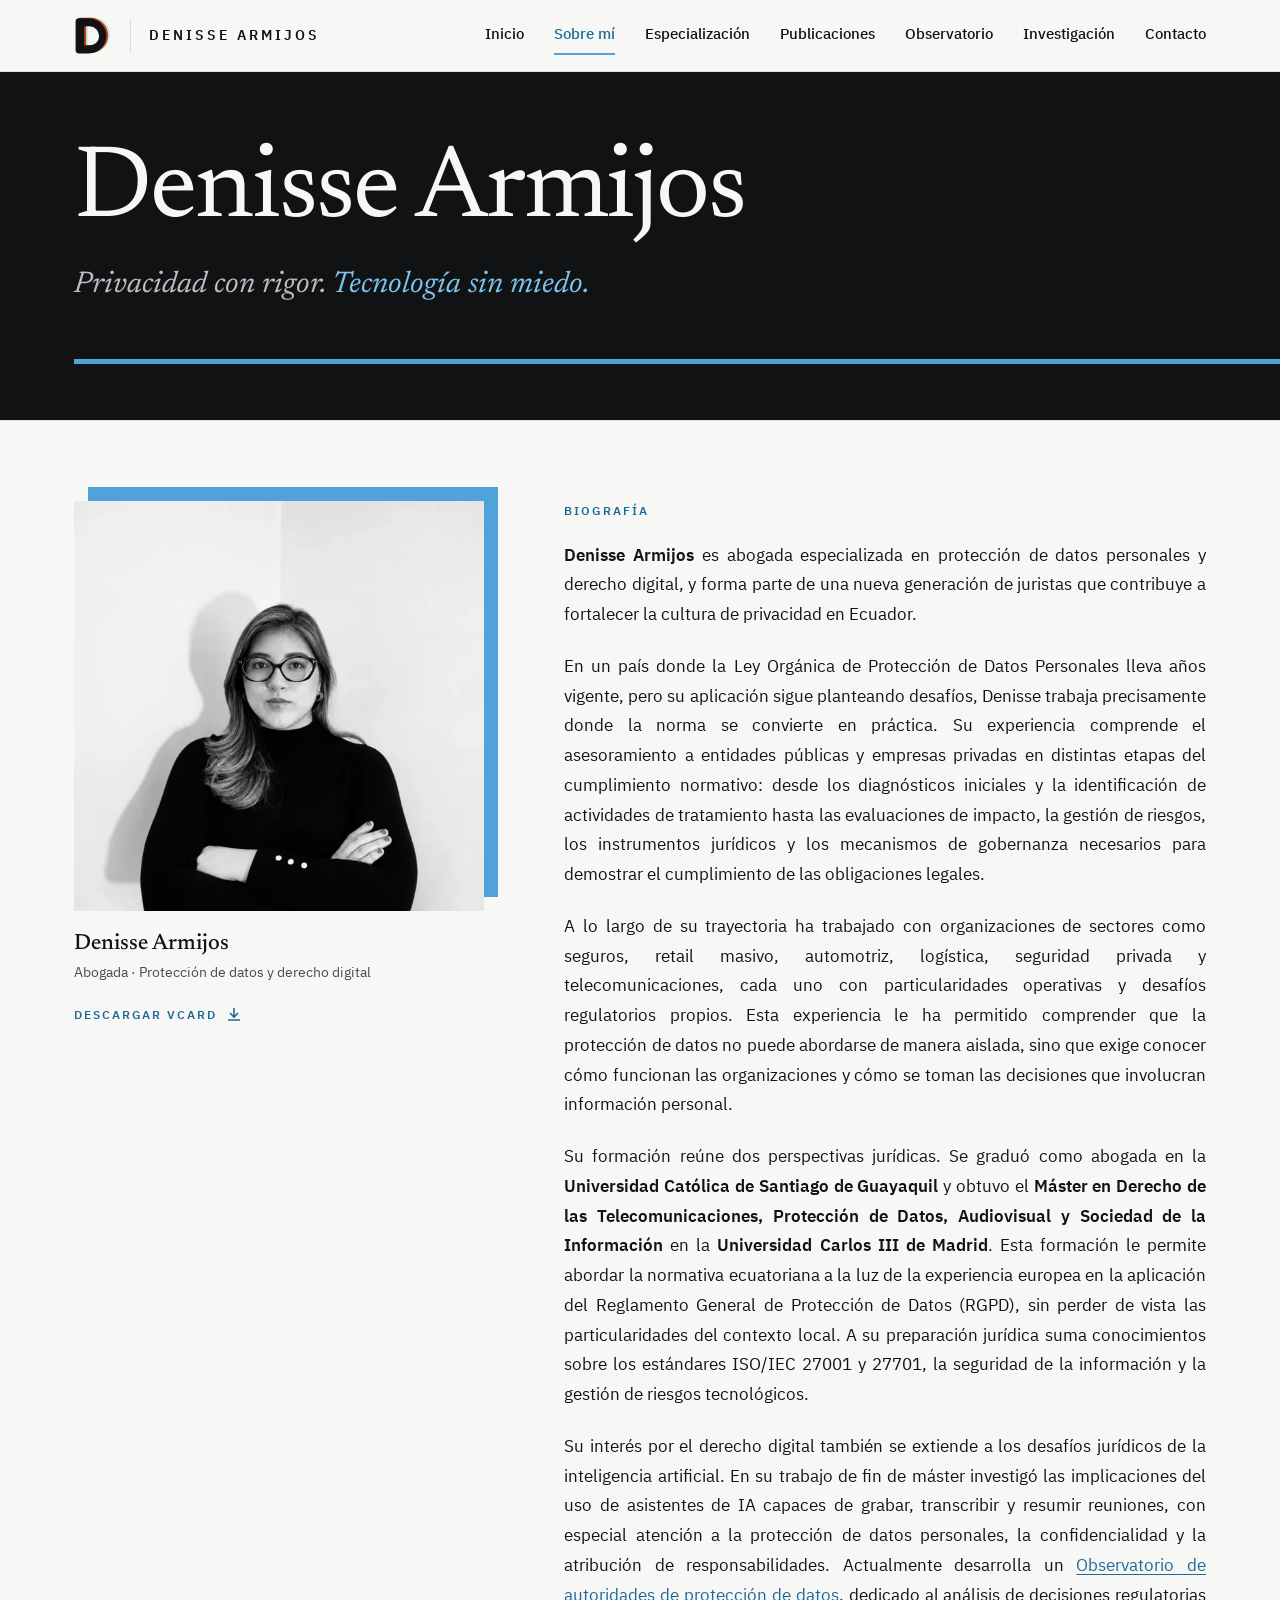
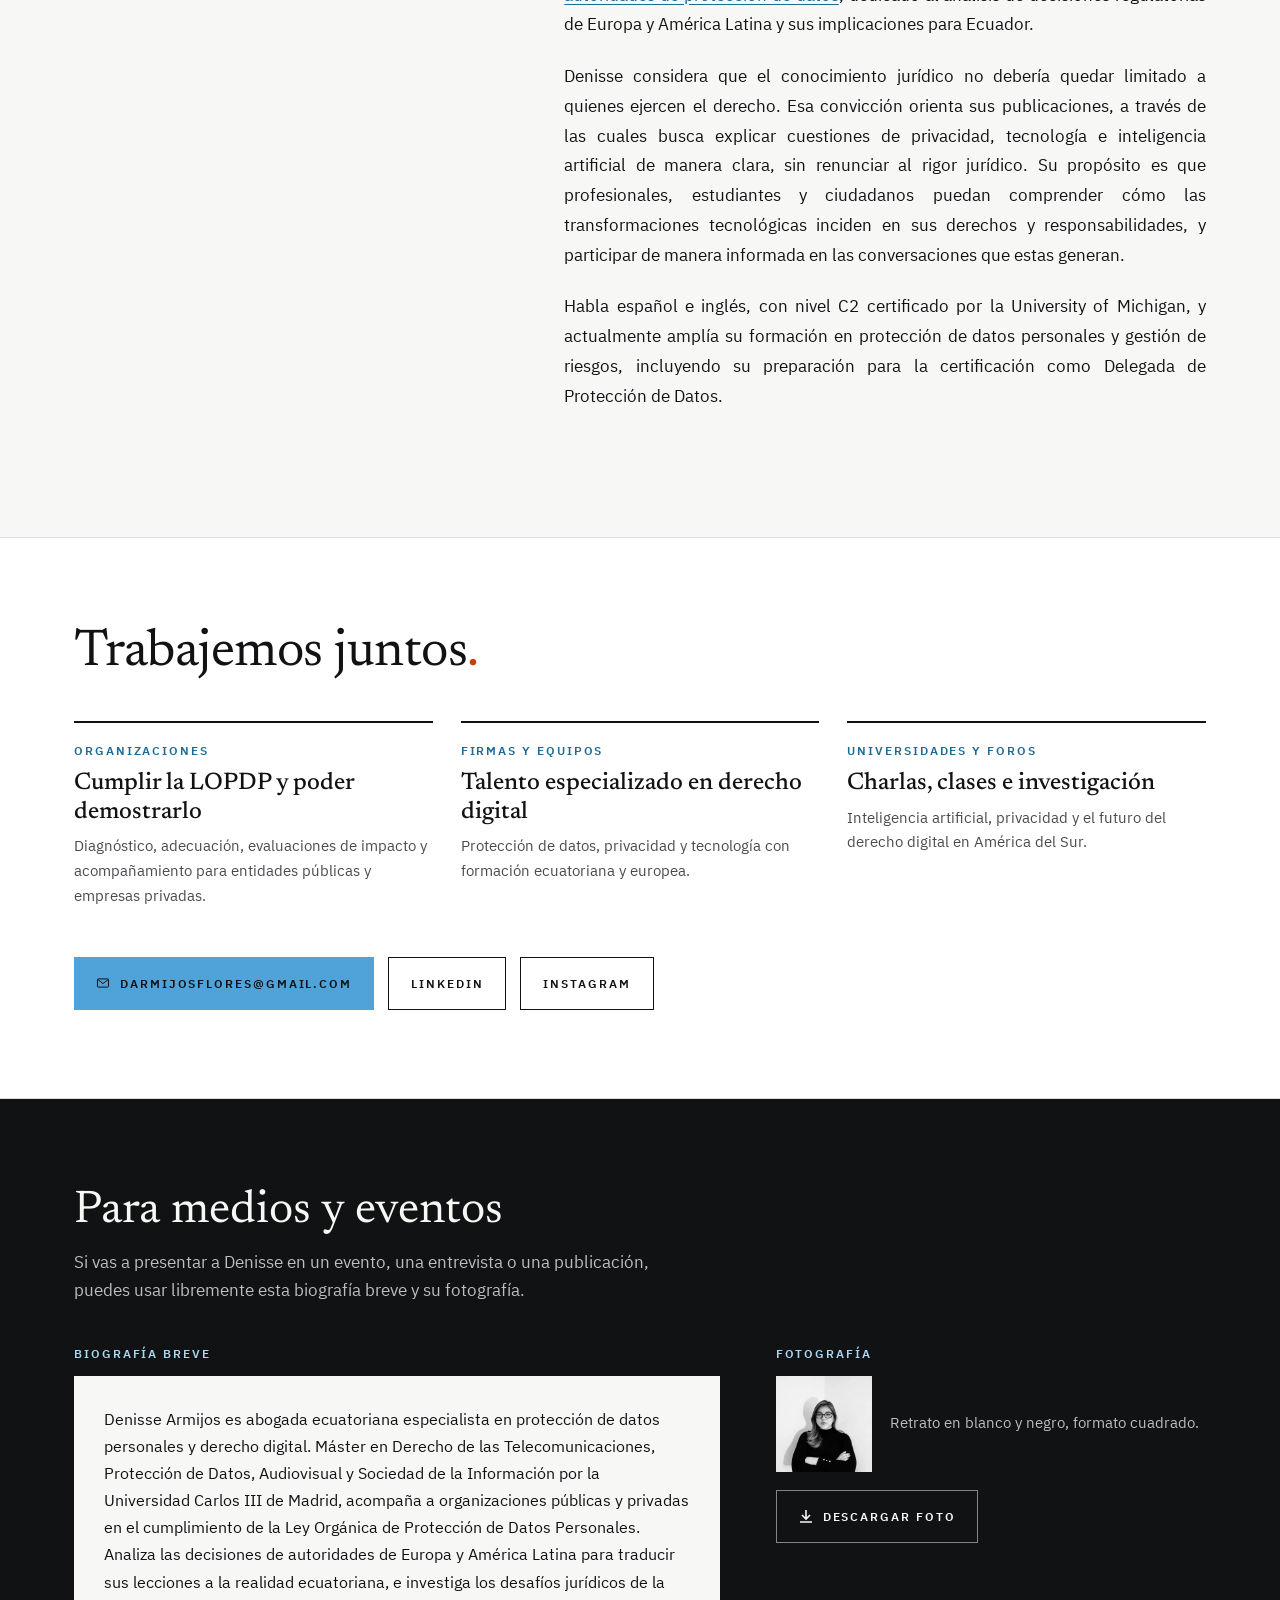
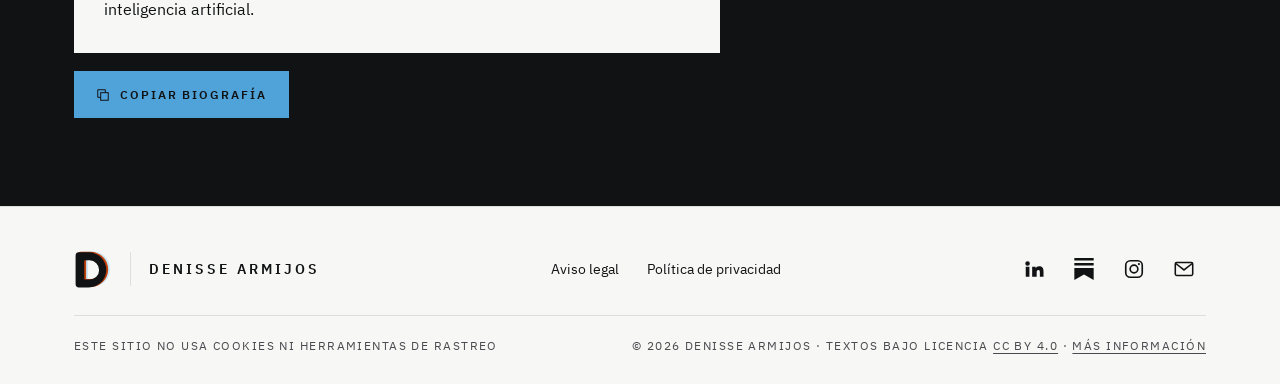
<file: perfil.html>
<!doctype html>
<html lang="es">
<head>
<meta charset="utf-8">
<meta name="viewport" content="width=device-width, initial-scale=1, viewport-fit=cover">
<title>Sobre mí · Denisse Armijos</title>
<meta name="description" content="Denisse Armijos es abogada especialista en protección de datos personales y derecho digital. Ayuda a organizaciones en Ecuador a cumplir la LOPDP y a poder demostrarlo.">
<meta name="author" content="Denisse Armijos">
<meta name="theme-color" content="#111214">
<meta property="og:type" content="profile">
<meta property="og:title" content="Denisse Armijos · Biografía">
<meta property="og:description" content="Abogada en protección de datos y derecho digital. Privacidad con rigor. Tecnología sin miedo.">
<meta property="og:url" content="https://darmijosflores.github.io/perfil.html">
<meta property="og:image" content="https://darmijosflores.github.io/og-image.png">
<meta property="og:locale" content="es_EC">
<meta name="twitter:card" content="summary_large_image">
<link rel="stylesheet" href="fonts.css">
<link rel="stylesheet" href="styles.css?v=20261123d">
<link rel="icon" href="favicon.svg" type="image/svg+xml">
<link rel="apple-touch-icon" href="apple-touch-icon.png">
<script>if('IntersectionObserver' in window && !matchMedia('(prefers-reduced-motion: reduce)').matches) document.documentElement.classList.add('anim');</script>
<style>
/* Layout: biografía de autora — portada en azul con el nombre; debajo, la foto fija a la izquierda
   y una biografía narrativa a su lado, leída de corrido como un perfil editorial, con una cita destacada.
   Cierra con una invitación a trabajar juntos y un bloque para medios y eventos. */
:root {
  --tinta: #111214;
  --papel: #F7F7F5;
  --senal: #4FA3D9;
  --senal-texto: #1D6A99;
  --senal-claro: #7CC4EE;
  --senal-suave: #A9D8F2;
  --niebla: #DEDEDE;
  --blanco: #FFFFFF;
  --texto-2: #4A4A50;
  --texto-azul-2: #BDBDC2;

  --display: "Newsreader", Georgia, "Times New Roman", serif;
  --body: "IBM Plex Sans", Arial, "Helvetica Neue", sans-serif;
  --max: 1180px;
  color-scheme: light;
}
* { box-sizing: border-box; }
img { max-width: 100%; display: block; }
html { scroll-behavior: smooth; }
@media (prefers-reduced-motion: reduce) { html { scroll-behavior: auto; } * { transition: none !important; } }
body { margin: 0; background: var(--papel); color: var(--tinta); font-family: var(--body); font-size: 17px; line-height: 1.65; -webkit-font-smoothing: antialiased; }
a { color: inherit; }
a:focus-visible, button:focus-visible { outline: 2px solid var(--senal); outline-offset: 3px; }
.wrap { max-width: var(--max); margin: 0 auto; padding-left: max(24px, env(safe-area-inset-left, 0px)); padding-right: max(24px, env(safe-area-inset-right, 0px)); }
@media (max-width: 480px) { .wrap { padding-left: max(16px, env(safe-area-inset-left, 0px)); padding-right: max(16px, env(safe-area-inset-right, 0px)); } }
.kicker { font-size: 12px; font-weight: 600; letter-spacing: .16em; text-transform: uppercase; }
.mark { --d1: var(--naranja); --d2: #CBE6F5; color: var(--tinta); }
.mark.on-dark { --d1: var(--naranja-claro); --d2: #1E4A63; color: var(--papel); }


/* Portada de la biografía */
.masthead { background: var(--tinta); color: var(--papel); position: relative; overflow: hidden; }
.masthead .wrap { padding-block: 72px 56px; position: relative; }
.masthead h1 { font-family: var(--display); font-weight: 400; font-size: clamp(52px, 8vw, 112px); line-height: .95; letter-spacing: -.02em; margin: 0; }
.masthead .tag { font-family: var(--display); font-style: italic; font-size: clamp(22px, 2.4vw, 30px); margin: 20px 0 0; color: var(--texto-azul-2); }
.masthead .tag em { color: var(--senal-claro); }
/* Línea celeste que se dibuja de izquierda a derecha al cargar, como en la portada del inicio */
.masthead .line { margin-top: 48px; height: 5px; background: var(--senal); margin-right: calc(-1 * max(24px, env(safe-area-inset-right, 0px)) - 50vw); transform-origin: left; }
.anim .masthead .line { transform: scaleX(0); animation: traza 1.2s .35s cubic-bezier(.6,0,.2,1) forwards; }
@keyframes traza { to { transform: scaleX(1); } }
@media (max-width: 640px) { .masthead .wrap { padding-block: 48px 40px; } .masthead .line { margin-top: 36px; height: 4px; } }

/* Foto + biografía */
.bio-sec { padding-block: 80px 104px; }
.bio-grid { display: grid; grid-template-columns: minmax(0, 0.78fr) minmax(0, 1.22fr); gap: 80px; align-items: start; }
.photo { position: sticky; top: 112px; margin: 0; }
.photo .frame { position: relative; background: #E8E8E8; }
.photo .frame::before { content: ""; position: absolute; inset: 0; transform: translate(14px, -14px); background: var(--senal); }
.photo .frame::after { content: ""; position: absolute; inset: 0; background: #E8E8E8; }
.photo img { position: relative; z-index: 1; width: 100%; height: auto; aspect-ratio: 1 / 1; object-fit: cover; }
.photo figcaption { margin-top: 20px; display: grid; gap: 4px; }
.photo figcaption strong { font-family: var(--display); font-weight: 500; font-size: 22px; line-height: 1.2; }
.photo figcaption span { font-size: 14px; color: var(--texto-2); }
.dl { display: inline-flex; align-items: center; gap: 10px; font-size: 12px; font-weight: 600; letter-spacing: .16em; text-transform: uppercase; text-decoration: none; color: var(--senal-texto); padding-block: 10px; margin-top: 6px; }
.dl svg { width: 14px; height: 14px; }
.dl:hover { text-decoration: underline; text-underline-offset: 4px; }

.story { max-width: 66ch; }
.story .kicker { color: var(--senal-texto); display: block; margin-bottom: 20px; }
.story p { margin: 0 0 22px; font-family: var(--body); font-size: 17px; line-height: 1.75; text-align: justify; -webkit-hyphens: auto; hyphens: auto; }
.story strong { font-weight: 600; }
.story a { color: var(--senal-texto); text-underline-offset: 3px; }
@media (max-width: 900px) {
  .bio-sec { padding-block: 56px 72px; }
  .bio-grid { grid-template-columns: 1fr; gap: 48px; }
  .photo { position: static; max-width: 400px; }
}

/* Trabajemos juntos */
.cta { background: var(--blanco); border-top: 1px solid var(--niebla); border-bottom: 1px solid var(--niebla); }
.cta .wrap { padding-block: 88px; }
.cta h2 .punto { color: var(--naranja); }
.cta h2 { font-family: var(--display); font-weight: 400; font-size: clamp(34px, 4.4vw, 52px); line-height: 1.05; letter-spacing: -.01em; margin: 0 0 40px; max-width: 18ch; }
.offers { display: grid; grid-template-columns: repeat(3, minmax(0, 1fr)); gap: 28px; margin-bottom: 48px; }
.offer { border-top: 2px solid var(--tinta); padding-top: 18px; display: grid; gap: 8px; align-content: start; }
.offer .kicker { color: var(--senal-texto); }
.offer h3 { font-family: var(--display); font-weight: 500; font-size: 24px; line-height: 1.2; margin: 0; }
.offer p { margin: 0; font-size: 15px; color: var(--texto-2); }
.actions { display: flex; flex-wrap: wrap; gap: 14px; }
.btn { font-family: var(--body); display: inline-flex; align-items: center; gap: 10px; font-size: 12px; font-weight: 600; letter-spacing: .16em; text-transform: uppercase; text-decoration: none; background: var(--senal); color: var(--tinta); border: 0; padding: 16px 22px; cursor: pointer; }
.btn:hover { background: var(--senal-texto); color: var(--blanco); }
.btn.line { background: transparent; color: var(--tinta); border: 1px solid var(--tinta); }
.btn.line:hover { background: var(--tinta); color: var(--papel); }
.btn svg { width: 14px; height: 14px; }
@media (max-width: 860px) { .offers { grid-template-columns: 1fr; gap: 24px; } .cta .wrap { padding-block: 64px; } }

/* Medios y eventos */
.press { background: var(--tinta); color: var(--papel); }
.press .wrap { padding-block: 88px; }
.press h2 { font-family: var(--display); font-weight: 400; font-size: clamp(32px, 4vw, 46px); line-height: 1.05; margin: 0 0 12px; }
.press .intro { color: var(--texto-azul-2); margin: 0 0 40px; max-width: 60ch; }
.press-grid { display: grid; grid-template-columns: minmax(0, 1.5fr) minmax(0, 1fr); gap: 56px; align-items: start; }
.press .kicker { color: var(--senal-suave); display: block; margin-bottom: 12px; }
.press blockquote { margin: 0; background: var(--papel); color: var(--tinta); padding: 30px; font-size: 16px; line-height: 1.7; }
.press .tools { display: flex; gap: 18px; flex-wrap: wrap; margin-top: 18px; align-items: center; }
.press .btn.line { color: var(--papel); border-color: rgba(247,247,245,.5); }
.press .btn.line:hover { background: var(--papel); color: var(--tinta); }
.press .thumb { display: grid; grid-template-columns: 96px minmax(0, 1fr); gap: 18px; align-items: center; margin-bottom: 18px; }
.press .thumb img { width: 96px; height: auto; aspect-ratio: 1 / 1; object-fit: cover; background: #E8E8E8; }
.press .thumb p { margin: 0; color: var(--texto-azul-2); font-size: 15px; }
.copied { font-size: 13px; color: var(--senal-suave); }
@media (max-width: 860px) { .press-grid { grid-template-columns: 1fr; gap: 40px; } .press blockquote { padding: 22px; } .press .wrap { padding-block: 64px; } }

</style>
</head>
<body>
<svg width="0" height="0" style="position:absolute" aria-hidden="true">
  <symbol id="logo-d" viewBox="90 68 245 252">
    <path style="fill:var(--d2,#CBE6F5)" fill-rule="evenodd" transform="translate(24,-6)" d="M122 83 H185 A113.5 113.5 0 0 1 185 310 H122 A22 22 0 0 1 100 288 V105 A22 22 0 0 1 122 83 Z M162 135 H190 A62 62 0 0 1 190 259 H162 A6 6 0 0 1 156 253 V141 A6 6 0 0 1 162 135 Z"/>
    <path style="fill:var(--d1,#C2410C)" fill-rule="evenodd" transform="translate(12,-3)" d="M122 83 H185 A113.5 113.5 0 0 1 185 310 H122 A22 22 0 0 1 100 288 V105 A22 22 0 0 1 122 83 Z M162 135 H190 A62 62 0 0 1 190 259 H162 A6 6 0 0 1 156 253 V141 A6 6 0 0 1 162 135 Z"/>
    <path fill="currentColor" fill-rule="evenodd" d="M122 83 H185 A113.5 113.5 0 0 1 185 310 H122 A22 22 0 0 1 100 288 V105 A22 22 0 0 1 122 83 Z M162 135 H190 A62 62 0 0 1 190 259 H162 A6 6 0 0 1 156 253 V141 A6 6 0 0 1 162 135 Z"/>
  </symbol>
  <symbol id="arrow" viewBox="0 0 28 14"><path d="M0 7h26M20 1l6 6-6 6" fill="none" stroke="currentColor" stroke-width="1.6"/></symbol>
  <symbol id="cal" viewBox="0 0 18 18"><rect x="1.5" y="3" width="15" height="13" fill="none" stroke="currentColor" stroke-width="1.3"/><path d="M1.5 7h15M5.5 1v4M12.5 1v4" stroke="currentColor" stroke-width="1.3"/></symbol>
  <symbol id="mail" viewBox="0 0 24 24"><rect x="2.5" y="5" width="19" height="14" rx="1.5" fill="none" stroke="currentColor" stroke-width="1.7"/><path d="M3 6l9 7 9-7" fill="none" stroke="currentColor" stroke-width="1.7"/></symbol>
  <symbol id="linkedin" viewBox="0 0 24 24"><path fill="currentColor" d="M4.98 3.5a2.5 2.5 0 1 1 0 5 2.5 2.5 0 0 1 0-5zM3 9.5h4v11H3zM10 9.5h3.8v1.6h.06c.53-1 1.83-2.06 3.76-2.06 4.02 0 4.76 2.6 4.76 6v5.46h-4v-4.84c0-1.16-.02-2.64-1.6-2.64-1.62 0-1.86 1.26-1.86 2.56v4.92H10z"/></symbol>
  <symbol id="substack" viewBox="0 0 24 24"><path fill="currentColor" d="M22.54 8.24H1.46V5.41h21.08v2.83zM1.46 10.81V24L12 18.11 22.54 24V10.81H1.46zM22.54 0H1.46v2.84h21.08V0z"/></symbol>
  <symbol id="instagram" viewBox="0 0 24 24"><rect x="3" y="3" width="18" height="18" rx="5" fill="none" stroke="currentColor" stroke-width="1.8"/><circle cx="12" cy="12" r="4.2" fill="none" stroke="currentColor" stroke-width="1.8"/><circle cx="17.4" cy="6.6" r="1.2" fill="currentColor"/></symbol>
  <symbol id="down" viewBox="0 0 14 14"><path d="M7 1v9M3 6l4 4 4-4M1 13h12" fill="none" stroke="currentColor" stroke-width="1.6"/></symbol>
  <symbol id="copy" viewBox="0 0 24 24"><rect x="8" y="8" width="13" height="13" fill="none" stroke="currentColor" stroke-width="1.7"/><path d="M16 8V3H3v13h5" fill="none" stroke="currentColor" stroke-width="1.7"/></symbol>
  <symbol id="i-datos-personales" viewBox="0 0 100 100"><g style="fill:var(--ic-fill,#4FA3D9)" transform="translate(3,-3)"><rect x="24" y="38" width="24" height="28" rx="4"/></g><g style="fill:none;stroke:var(--ic-line,#111214);stroke-width:4.5;stroke-linecap:round;stroke-linejoin:round"><rect x="16" y="26" width="68" height="48" rx="8"/><circle cx="36" cy="45" r="7"/><path d="M26 64 Q36 52 46 64"/><path d="M57 42 H74 M57 52 H74 M57 62 H67"/></g></symbol>
  <symbol id="i-politica-por-capas" viewBox="0 0 100 100"><g style="fill:var(--ic-fill,#4FA3D9)" transform="translate(3,-3)"><rect x="34" y="18" width="40" height="50" rx="6"/></g><g style="fill:none;stroke:var(--ic-line,#111214);stroke-width:4.5;stroke-linecap:round;stroke-linejoin:round"><path d="M34 26 V24 a6 6 0 0 1 6 -6 H68 a6 6 0 0 1 6 6 V62 a6 6 0 0 1 -6 6 H66"/><rect x="26" y="26" width="40" height="54" rx="6"/><path d="M34 40 H58 M34 50 H58 M34 60 H50"/></g></symbol>
  <symbol id="i-base-legal" viewBox="0 0 100 100"><g style="fill:var(--ic-fill,#4FA3D9)" transform="translate(3,-3)"><rect x="30" y="62" width="40" height="18" rx="4"/></g><g style="fill:none;stroke:var(--ic-line,#111214);stroke-width:4.5;stroke-linecap:round;stroke-linejoin:round"><path d="M64 16 H32 a6 6 0 0 0 -6 6 V78 a6 6 0 0 0 6 6 H68 a6 6 0 0 0 6 -6 V26 Z M64 16 V26 H74"/><path d="M56 30 C54 26 44 26 44 31 C44 36 56 36 56 41 C56 45 52 47 48 47"/><path d="M44 54 C46 58 56 58 56 53 C56 48 44 48 44 43 C44 39 48 37 52 37"/><path d="M36 72 H64"/></g></symbol>
  <symbol id="i-evidencia" viewBox="0 0 100 100"><g style="fill:var(--ic-fill,#4FA3D9)" transform="translate(3,-3)"><circle cx="51" cy="54" r="15"/></g><g style="fill:none;stroke:var(--ic-line,#111214);stroke-width:4.5;stroke-linecap:round;stroke-linejoin:round"><path d="M16 76 V28 a6 6 0 0 1 6 -6 H38 L46 30 H78 a6 6 0 0 1 6 6 V76 a6 6 0 0 1 -6 6 H22 a6 6 0 0 1 -6 -6 Z"/><path d="M40 54 L48 62 L64 44"/></g></symbol>
  <symbol id="i-evaluacion-de-impacto" viewBox="0 0 100 100"><g style="fill:var(--ic-fill,#4FA3D9)" transform="translate(3,-3)"><path d="M50 68 L18 68 A32 32 0 0 1 27.4 45.4 Z"/></g><g style="fill:none;stroke:var(--ic-line,#111214);stroke-width:4.5;stroke-linecap:round;stroke-linejoin:round"><path d="M18 68 A32 32 0 0 1 82 68"/><path d="M50 68 L68 42"/><circle cx="50" cy="68" r="4"/><path d="M50 36 V42 M73 45 L69 49"/></g></symbol>
  <symbol id="i-riesgo" viewBox="0 0 100 100"><g style="fill:var(--ic-fill,#4FA3D9)" transform="translate(3,-3)"><path d="M32 60 H68 L78 78 H22 Z"/></g><g style="fill:none;stroke:var(--ic-line,#111214);stroke-width:4.5;stroke-linecap:round;stroke-linejoin:round"><path d="M50 16 L86 80 H14 Z"/><path d="M50 38 V56 M50 68 V68.5"/></g></symbol>
  <symbol id="i-contrato-con-encargado" viewBox="0 0 100 100"><g style="fill:var(--ic-fill,#4FA3D9)" transform="translate(3,-3)"><rect x="54" y="30" width="32" height="44" rx="5"/></g><g style="fill:none;stroke:var(--ic-line,#111214);stroke-width:4.5;stroke-linecap:round;stroke-linejoin:round"><rect x="14" y="26" width="32" height="44" rx="5"/><rect x="54" y="30" width="32" height="44" rx="5"/><path d="M21 38 H39 M21 47 H39 M61 42 H79 M61 51 H79"/><path d="M38 62 Q50 80 62 66"/></g></symbol>
  <symbol id="i-inteligencia-artificial" viewBox="0 0 100 100"><g style="fill:var(--ic-fill,#4FA3D9)" transform="translate(3,-3)"><rect x="30" y="30" width="40" height="40" rx="6"/></g><g style="fill:none;stroke:var(--ic-line,#111214);stroke-width:4.5;stroke-linecap:round;stroke-linejoin:round"><rect x="30" y="30" width="40" height="40" rx="6"/><rect x="41" y="41" width="18" height="18" rx="3"/><path d="M40 30 V20 M50 30 V20 M60 30 V20 M40 70 V80 M50 70 V80 M60 70 V80 M30 40 H20 M30 50 H20 M30 60 H20 M70 40 H80 M70 50 H80 M70 60 H80"/></g></symbol>
  <symbol id="i-ciberseguridad" viewBox="0 0 100 100"><g style="fill:var(--ic-fill,#4FA3D9)" transform="translate(3,-3)"><circle cx="34" cy="50" r="14"/></g><g style="fill:none;stroke:var(--ic-line,#111214);stroke-width:4.5;stroke-linecap:round;stroke-linejoin:round"><circle cx="34" cy="50" r="14"/><circle cx="34" cy="50" r="4"/><path d="M48 50 H84 M72 50 V62 M82 50 V58"/></g></symbol>
  <symbol id="i-conectividad" viewBox="0 0 100 100"><g style="fill:var(--ic-fill,#4FA3D9)" transform="translate(3,-3)"><path d="M45 58 L40 80 H60 L55 58 Z"/></g><g style="fill:none;stroke:var(--ic-line,#111214);stroke-width:4.5;stroke-linecap:round;stroke-linejoin:round"><circle cx="50" cy="34" r="5"/><path d="M50 40 L38 84 M50 40 L62 84 M42 70 H58"/><path d="M38 22 C32 28 32 40 38 46 M30 15 C20 25 20 43 30 53 M62 22 C68 28 68 40 62 46 M70 15 C80 25 80 43 70 53"/></g></symbol>
  <symbol id="i-resolucion-de-autoridad" viewBox="0 0 100 100"><g style="fill:var(--ic-fill,#4FA3D9)" transform="translate(3,-3)"><circle cx="62" cy="68" r="11"/></g><g style="fill:none;stroke:var(--ic-line,#111214);stroke-width:4.5;stroke-linecap:round;stroke-linejoin:round"><path d="M64 16 H32 a6 6 0 0 0 -6 6 V78 a6 6 0 0 0 6 6 H68 a6 6 0 0 0 6 -6 V26 Z M64 16 V26 H74"/><path d="M34 34 H56 M34 44 H66 M34 54 H58"/><circle cx="62" cy="68" r="11"/><path d="M57 68 L61 72 L68 64"/></g></symbol>
  <symbol id="i-analisis" viewBox="0 0 100 100"><g style="fill:var(--ic-fill,#4FA3D9)" transform="translate(3,-3)"><circle cx="42" cy="42" r="18"/></g><g style="fill:none;stroke:var(--ic-line,#111214);stroke-width:4.5;stroke-linecap:round;stroke-linejoin:round"><circle cx="42" cy="42" r="22"/><path d="M58 58 L82 82 M32 38 a11 11 0 0 1 11 -9"/></g></symbol>
</svg>

<a class="skip" href="#contenido">Saltar al contenido</a>
<header class="site" id="top">
  <div class="wrap">
    <a class="brand" href="./" aria-label="Denisse Armijos, inicio">
      <svg class="mark" aria-hidden="true"><use href="#logo-d"/></svg>
      <span class="sep" aria-hidden="true"></span>
      <span class="name">Denisse Armijos</span>
    </a>
    <nav class="main" aria-label="Principal">
      <a href="./">Inicio</a>
      <a href="perfil.html" aria-current="page">Sobre mí</a>
      <a href="especializacion.html">Especialización</a>
      <a href="publicaciones.html">Publicaciones</a>
      <a href="observatorio.html">Observatorio</a>
      <a href="investigacion.html">Investigación</a>
      <a href="contacto.html">Contacto</a>
    </nav>
    <button class="menu-btn" id="menu-btn" type="button" aria-label="Abrir menú" aria-expanded="false" aria-controls="mobile-nav">
      <svg viewBox="0 0 28 20" aria-hidden="true"><path d="M0 1h28M0 10h28M0 19h28" stroke="currentColor" stroke-width="2"/></svg>
    </button>
  </div>
  <nav class="mobile-nav" id="mobile-nav" aria-label="Menú móvil">
    <div class="wrap">
      <a href="./">Inicio</a>
      <a href="perfil.html" aria-current="page">Sobre mí</a>
      <a href="especializacion.html">Especialización</a>
      <a href="publicaciones.html">Publicaciones</a>
      <a href="observatorio.html">Observatorio</a>
      <a href="investigacion.html">Investigación</a>
      <a href="contacto.html">Contacto</a>
    </div>
  </nav>
</header>

<main id="contenido">
  <section class="masthead" aria-labelledby="nombre">
    <div class="wrap">
      <h1 id="nombre">Denisse Armijos</h1>
      <p class="tag">Privacidad con rigor. <em>Tecnología sin miedo.</em></p>
      <div class="line" aria-hidden="true"></div>
    </div>
  </section>

  <section class="bio-sec" aria-label="Biografía">
    <div class="wrap bio-grid">
      <figure class="photo">
        <div class="frame"><img src="img/denisse-armijos-bn.webp" srcset="img/denisse-armijos-bn-600.webp 600w, img/denisse-armijos-bn.webp 920w" sizes="(max-width: 900px) 400px, 460px" width="920" height="920" alt="Retrato en blanco y negro de Denisse Armijos, con gafas y suéter negro, de brazos cruzados."></div>
        <figcaption>
          <strong>Denisse Armijos</strong>
          <span>Abogada · Protección de datos y derecho digital</span>
          <a class="dl" href="denisse-armijos.vcf" download="denisse-armijos.vcf">Descargar vCard <svg aria-hidden="true"><use href="#down"/></svg></a>
        </figcaption>
      </figure>

      <article class="story">
        <span class="kicker">Biografía</span>

        <p><strong>Denisse Armijos</strong> es abogada especializada en protección de datos personales y derecho digital, y forma parte de una nueva generación de juristas que contribuye a fortalecer la cultura de privacidad en Ecuador.</p>

        <p>En un país donde la Ley Orgánica de Protección de Datos Personales lleva años vigente, pero su aplicación sigue planteando desafíos, Denisse trabaja precisamente donde la norma se convierte en práctica. Su experiencia comprende el asesoramiento a entidades públicas y empresas privadas en distintas etapas del cumplimiento normativo: desde los diagnósticos iniciales y la identificación de actividades de tratamiento hasta las evaluaciones de impacto, la gestión de riesgos, los instrumentos jurídicos y los mecanismos de gobernanza necesarios para demostrar el cumplimiento de las obligaciones legales.</p>

        <p>A lo largo de su trayectoria ha trabajado con organizaciones de sectores como seguros, retail masivo, automotriz, logística, seguridad privada y telecomunicaciones, cada uno con particularidades operativas y desafíos regulatorios propios. Esta experiencia le ha permitido comprender que la protección de datos no puede abordarse de manera aislada, sino que exige conocer cómo funcionan las organizaciones y cómo se toman las decisiones que involucran información personal.</p>

        <p>Su formación reúne dos perspectivas jurídicas. Se graduó como abogada en la <strong>Universidad Católica de Santiago de Guayaquil</strong> y obtuvo el <strong>Máster en Derecho de las Telecomunicaciones, Protección de Datos, Audiovisual y Sociedad de la Información</strong> en la <strong>Universidad Carlos III de Madrid</strong>. Esta formación le permite abordar la normativa ecuatoriana a la luz de la experiencia europea en la aplicación del Reglamento General de Protección de Datos (RGPD), sin perder de vista las particularidades del contexto local. A su preparación jurídica suma conocimientos sobre los estándares ISO/IEC 27001 y 27701, la seguridad de la información y la gestión de riesgos tecnológicos.</p>

        <p>Su interés por el derecho digital también se extiende a los desafíos jurídicos de la inteligencia artificial. En su trabajo de fin de máster investigó las implicaciones del uso de asistentes de IA capaces de grabar, transcribir y resumir reuniones, con especial atención a la protección de datos personales, la confidencialidad y la atribución de responsabilidades. Actualmente desarrolla un <a href="observatorio.html">Observatorio de autoridades de protección de datos</a>, dedicado al análisis de decisiones regulatorias de Europa y América Latina y sus implicaciones para Ecuador.</p>

        <p>Denisse considera que el conocimiento jurídico no debería quedar limitado a quienes ejercen el derecho. Esa convicción orienta sus publicaciones, a través de las cuales busca explicar cuestiones de privacidad, tecnología e inteligencia artificial de manera clara, sin renunciar al rigor jurídico. Su propósito es que profesionales, estudiantes y ciudadanos puedan comprender cómo las transformaciones tecnológicas inciden en sus derechos y responsabilidades, y participar de manera informada en las conversaciones que estas generan.</p>

        <p>Habla español e inglés, con nivel C2 certificado por la University of Michigan, y actualmente amplía su formación en protección de datos personales y gestión de riesgos, incluyendo su preparación para la certificación como Delegada de Protección de Datos.</p>
      </article>
    </div>
  </section>

  <section class="cta" aria-labelledby="juntos">
    <div class="wrap">
      <h2 id="juntos">Trabajemos juntos<span class="punto">.</span></h2>
      <div class="offers">
        <div class="offer"><span class="kicker">Organizaciones</span><h3>Cumplir la LOPDP y poder demostrarlo</h3><p>Diagnóstico, adecuación, evaluaciones de impacto y acompañamiento para entidades públicas y empresas privadas.</p></div>
        <div class="offer"><span class="kicker">Firmas y equipos</span><h3>Talento especializado en derecho digital</h3><p>Protección de datos, privacidad y tecnología con formación ecuatoriana y europea.</p></div>
        <div class="offer"><span class="kicker">Universidades y foros</span><h3>Charlas, clases e investigación</h3><p>Inteligencia artificial, privacidad y el futuro del derecho digital en América del Sur.</p></div>
      </div>
      <div class="actions">
        <a class="btn" href="mailto:darmijosflores@gmail.com"><svg aria-hidden="true"><use href="#mail"/></svg>darmijosflores@gmail.com</a>
        <a class="btn line" href="https://www.linkedin.com/in/darmijos/" rel="noopener" target="_blank">LinkedIn</a>
        <a class="btn line" href="https://www.instagram.com/denissearmijospdp/" rel="noopener" target="_blank">Instagram</a>
      </div>
    </div>
  </section>

  <section class="press" id="medios" aria-labelledby="medios-t">
    <div class="wrap">
      <h2 id="medios-t">Para medios y eventos</h2>
      <p class="intro">Si vas a presentar a Denisse en un evento, una entrevista o una publicación, puedes usar libremente esta biografía breve y su fotografía.</p>
      <div class="press-grid">
        <div>
          <span class="kicker">Biografía breve</span>
          <blockquote id="bio-breve">Denisse Armijos es abogada ecuatoriana especialista en protección de datos personales y derecho digital. Máster en Derecho de las Telecomunicaciones, Protección de Datos, Audiovisual y Sociedad de la Información por la Universidad Carlos III de Madrid, acompaña a organizaciones públicas y privadas en el cumplimiento de la Ley Orgánica de Protección de Datos Personales. Analiza las decisiones de autoridades de Europa y América Latina para traducir sus lecciones a la realidad ecuatoriana, e investiga los desafíos jurídicos de la inteligencia artificial.</blockquote>
          <div class="tools">
            <button class="btn" id="copy-bio" type="button"><svg aria-hidden="true"><use href="#copy"/></svg>Copiar biografía</button>
            <span class="copied" id="copied" role="status" aria-live="polite"></span>
          </div>
        </div>
        <div>
          <span class="kicker">Fotografía</span>
          <div class="thumb"><img src="img/denisse-armijos-bn-600.webp" width="600" height="600" alt=""><p>Retrato en blanco y negro, formato cuadrado.</p></div>
          <a class="btn line" href="img/denisse-armijos-bn.jpg" download="denisse-armijos.jpg"><svg aria-hidden="true"><use href="#down"/></svg>Descargar foto</a>
        </div>
      </div>
    </div>
  </section>
</main>

<footer class="site">
  <div class="wrap">
    <a class="f-brand" href="./" aria-label="Denisse Armijos, inicio">
      <svg class="mark" aria-hidden="true"><use href="#logo-d"/></svg>
      <span class="sep" aria-hidden="true"></span>
      <span class="name">Denisse Armijos</span>
    </a>
    <nav class="f-links" aria-label="Información legal">
      <a href="aviso-legal.html">Aviso legal</a>
      <a href="privacidad.html">Política de privacidad</a>
    </nav>
    <div class="f-social">
      <a href="https://www.linkedin.com/in/darmijos/" target="_blank" rel="noopener" aria-label="LinkedIn de Denisse Armijos"><svg aria-hidden="true"><use href="#linkedin"/></svg></a>
      <a href="https://substack.com/@denissearmijospdp" target="_blank" rel="noopener" aria-label="Substack de Denisse Armijos"><svg aria-hidden="true"><use href="#substack"/></svg></a>
      <a href="https://www.instagram.com/denissearmijospdp/" target="_blank" rel="noopener" aria-label="Instagram de Denisse Armijos"><svg aria-hidden="true"><use href="#instagram"/></svg></a>
      <a href="mailto:darmijosflores@gmail.com" aria-label="Escribir a Denisse Armijos"><svg aria-hidden="true"><use href="#mail"/></svg></a>
    </div>
    <div class="f-note"><span>Este sitio no usa cookies ni herramientas de rastreo</span><span>© 2026 Denisse Armijos · Textos bajo licencia <a href="https://creativecommons.org/licenses/by/4.0/deed.es" target="_blank" rel="license noopener">CC BY 4.0</a> · <a href="aviso-legal.html#licencia">Más información</a></span></div>
  </div>
</footer>

<script>
(function () {

  // Copiar la biografía breve para medios
  var copy = document.getElementById('copy-bio'), msg = document.getElementById('copied');
  copy.addEventListener('click', function () {
    var text = document.getElementById('bio-breve').textContent.trim();
    function done(ok) { msg.textContent = ok ? 'Biografía copiada.' : 'Selecciona el texto y cópialo manualmente.'; }
    if (navigator.clipboard && window.isSecureContext) {
      navigator.clipboard.writeText(text).then(function () { done(true); }, function () { done(false); });
    } else { done(false); }
  });
})();
</script>
<script src="site.js?v=20261123d" defer></script>
</body>
</html>
</file>
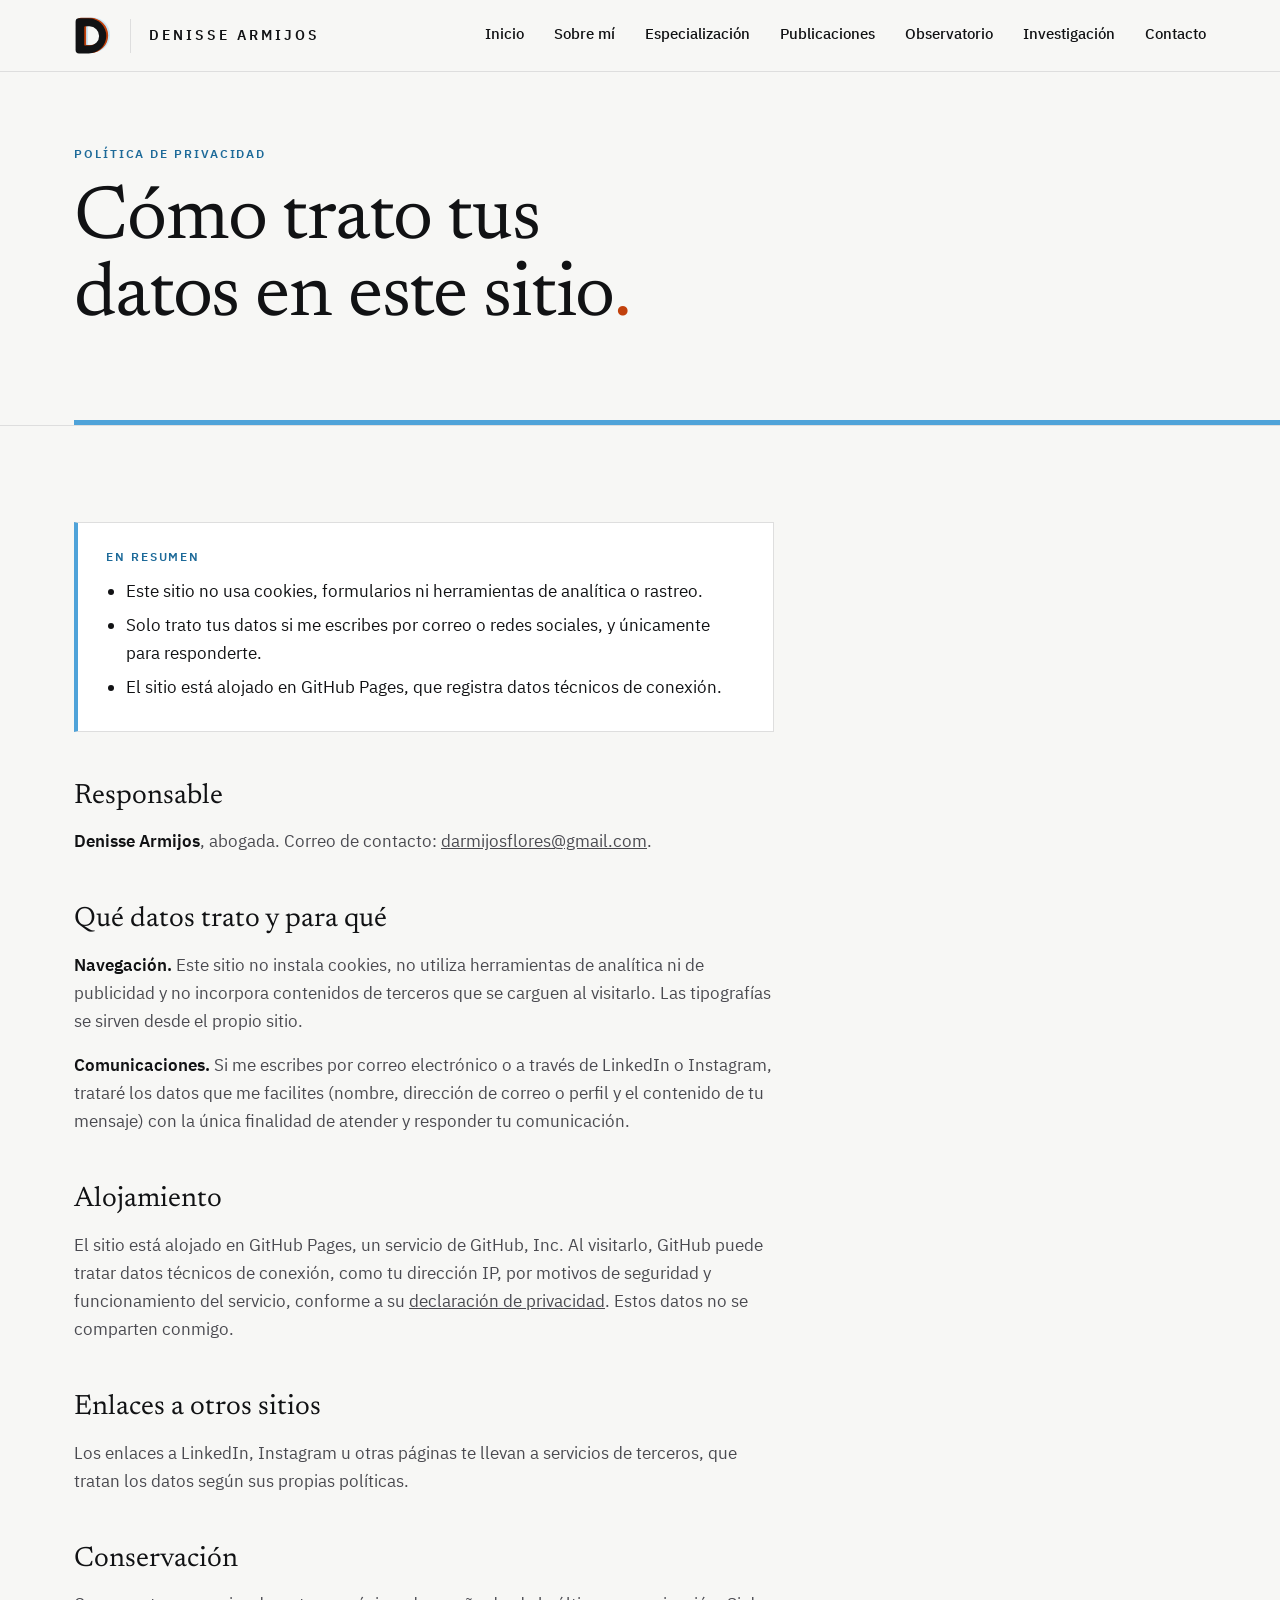
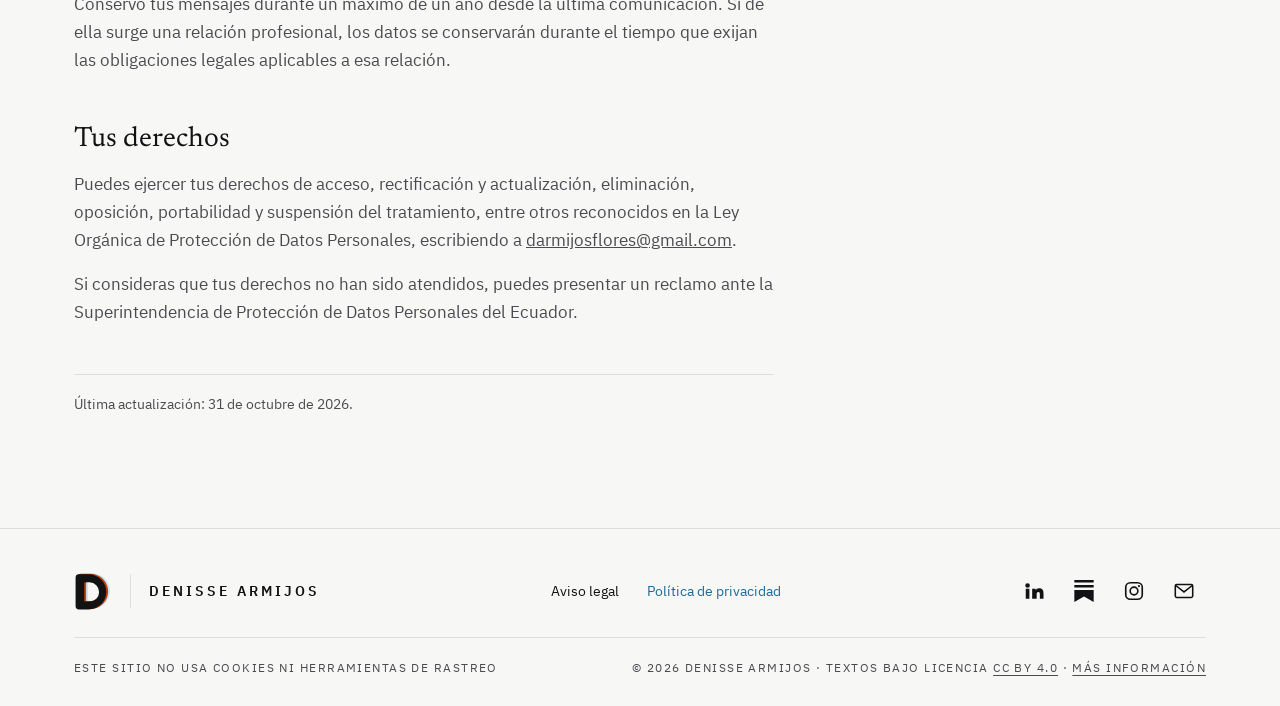
<file: privacidad.html>
<!doctype html>
<html lang="es">
<head>
<meta charset="utf-8">
<meta name="viewport" content="width=device-width, initial-scale=1, viewport-fit=cover">
<title>Política de privacidad · Denisse Armijos</title>
<meta name="description" content="Cómo trata Denisse Armijos los datos personales en este sitio: sin cookies ni rastreo, alojado en GitHub Pages.">
<meta name="author" content="Denisse Armijos">
<meta name="theme-color" content="#111214">
<meta property="og:type" content="website">
<meta property="og:title" content="Política de privacidad · Denisse Armijos">
<meta property="og:description" content="Cómo trata Denisse Armijos los datos personales en este sitio: sin cookies ni rastreo, alojado en GitHub Pages.">
<meta property="og:url" content="https://darmijosflores.github.io/privacidad.html">
<meta property="og:image" content="https://darmijosflores.github.io/og-image.png">
<meta property="og:locale" content="es_EC">
<meta name="twitter:card" content="summary_large_image">
<link rel="canonical" href="https://darmijosflores.github.io/privacidad.html">
<link rel="stylesheet" href="fonts.css">
<link rel="stylesheet" href="styles.css?v=20261123d">
<link rel="icon" href="favicon.svg" type="image/svg+xml">
<link rel="apple-touch-icon" href="apple-touch-icon.png">
<script>if('IntersectionObserver' in window && !matchMedia('(prefers-reduced-motion: reduce)').matches) document.documentElement.classList.add('anim');</script>
<style>.legal-doc { max-width: 70ch; }
.legal-doc h2 { font-family: var(--display); font-weight: 400; font-size: 28px; line-height: 1.2; margin: 48px 0 14px; }
.legal-doc h2:first-child { margin-top: 0; }
.legal-doc p, .legal-doc li { color: var(--texto-2); }
.legal-doc p { margin: 0 0 16px; }
.legal-doc ul { margin: 0 0 16px; padding-left: 20px; }
.legal-doc strong { color: var(--tinta); font-weight: 600; }
.legal-doc .upd { font-size: 14px; margin-top: 48px; padding-top: 18px; border-top: 1px solid var(--niebla); }
.summary { background: var(--blanco); border: 1px solid var(--niebla); border-left: 4px solid var(--senal); padding: 24px 28px; margin-bottom: 48px; }
.summary .kicker { display: block; margin-bottom: 10px; }
.summary ul { margin: 0; padding-left: 20px; }
.summary li { color: var(--tinta); margin-bottom: 6px; }
</style>
</head>
<body>
<svg width="0" height="0" style="position:absolute" aria-hidden="true">
  <symbol id="logo-d" viewBox="90 68 245 252">
    <path style="fill:var(--d2,#CBE6F5)" fill-rule="evenodd" transform="translate(24,-6)" d="M122 83 H185 A113.5 113.5 0 0 1 185 310 H122 A22 22 0 0 1 100 288 V105 A22 22 0 0 1 122 83 Z M162 135 H190 A62 62 0 0 1 190 259 H162 A6 6 0 0 1 156 253 V141 A6 6 0 0 1 162 135 Z"/>
    <path style="fill:var(--d1,#C2410C)" fill-rule="evenodd" transform="translate(12,-3)" d="M122 83 H185 A113.5 113.5 0 0 1 185 310 H122 A22 22 0 0 1 100 288 V105 A22 22 0 0 1 122 83 Z M162 135 H190 A62 62 0 0 1 190 259 H162 A6 6 0 0 1 156 253 V141 A6 6 0 0 1 162 135 Z"/>
    <path fill="currentColor" fill-rule="evenodd" d="M122 83 H185 A113.5 113.5 0 0 1 185 310 H122 A22 22 0 0 1 100 288 V105 A22 22 0 0 1 122 83 Z M162 135 H190 A62 62 0 0 1 190 259 H162 A6 6 0 0 1 156 253 V141 A6 6 0 0 1 162 135 Z"/>
  </symbol>
  <symbol id="arrow" viewBox="0 0 28 14"><path d="M0 7h26M20 1l6 6-6 6" fill="none" stroke="currentColor" stroke-width="1.6"/></symbol>
  <symbol id="cal" viewBox="0 0 18 18"><rect x="1.5" y="3" width="15" height="13" fill="none" stroke="currentColor" stroke-width="1.3"/><path d="M1.5 7h15M5.5 1v4M12.5 1v4" stroke="currentColor" stroke-width="1.3"/></symbol>
  <symbol id="mail" viewBox="0 0 24 24"><rect x="2.5" y="5" width="19" height="14" rx="1.5" fill="none" stroke="currentColor" stroke-width="1.7"/><path d="M3 6l9 7 9-7" fill="none" stroke="currentColor" stroke-width="1.7"/></symbol>
  <symbol id="linkedin" viewBox="0 0 24 24"><path fill="currentColor" d="M4.98 3.5a2.5 2.5 0 1 1 0 5 2.5 2.5 0 0 1 0-5zM3 9.5h4v11H3zM10 9.5h3.8v1.6h.06c.53-1 1.83-2.06 3.76-2.06 4.02 0 4.76 2.6 4.76 6v5.46h-4v-4.84c0-1.16-.02-2.64-1.6-2.64-1.62 0-1.86 1.26-1.86 2.56v4.92H10z"/></symbol>
  <symbol id="substack" viewBox="0 0 24 24"><path fill="currentColor" d="M22.54 8.24H1.46V5.41h21.08v2.83zM1.46 10.81V24L12 18.11 22.54 24V10.81H1.46zM22.54 0H1.46v2.84h21.08V0z"/></symbol>
  <symbol id="instagram" viewBox="0 0 24 24"><rect x="3" y="3" width="18" height="18" rx="5" fill="none" stroke="currentColor" stroke-width="1.8"/><circle cx="12" cy="12" r="4.2" fill="none" stroke="currentColor" stroke-width="1.8"/><circle cx="17.4" cy="6.6" r="1.2" fill="currentColor"/></symbol>
  <symbol id="copy" viewBox="0 0 24 24"><rect x="8" y="8" width="13" height="13" fill="none" stroke="currentColor" stroke-width="1.7"/><path d="M16 8V3H3v13h5" fill="none" stroke="currentColor" stroke-width="1.7"/></symbol>
  <symbol id="i-datos-personales" viewBox="0 0 100 100"><g style="fill:var(--ic-fill,#4FA3D9)" transform="translate(3,-3)"><rect x="24" y="38" width="24" height="28" rx="4"/></g><g style="fill:none;stroke:var(--ic-line,#111214);stroke-width:4.5;stroke-linecap:round;stroke-linejoin:round"><rect x="16" y="26" width="68" height="48" rx="8"/><circle cx="36" cy="45" r="7"/><path d="M26 64 Q36 52 46 64"/><path d="M57 42 H74 M57 52 H74 M57 62 H67"/></g></symbol>
  <symbol id="i-politica-por-capas" viewBox="0 0 100 100"><g style="fill:var(--ic-fill,#4FA3D9)" transform="translate(3,-3)"><rect x="34" y="18" width="40" height="50" rx="6"/></g><g style="fill:none;stroke:var(--ic-line,#111214);stroke-width:4.5;stroke-linecap:round;stroke-linejoin:round"><path d="M34 26 V24 a6 6 0 0 1 6 -6 H68 a6 6 0 0 1 6 6 V62 a6 6 0 0 1 -6 6 H66"/><rect x="26" y="26" width="40" height="54" rx="6"/><path d="M34 40 H58 M34 50 H58 M34 60 H50"/></g></symbol>
  <symbol id="i-base-legal" viewBox="0 0 100 100"><g style="fill:var(--ic-fill,#4FA3D9)" transform="translate(3,-3)"><rect x="30" y="62" width="40" height="18" rx="4"/></g><g style="fill:none;stroke:var(--ic-line,#111214);stroke-width:4.5;stroke-linecap:round;stroke-linejoin:round"><path d="M64 16 H32 a6 6 0 0 0 -6 6 V78 a6 6 0 0 0 6 6 H68 a6 6 0 0 0 6 -6 V26 Z M64 16 V26 H74"/><path d="M56 30 C54 26 44 26 44 31 C44 36 56 36 56 41 C56 45 52 47 48 47"/><path d="M44 54 C46 58 56 58 56 53 C56 48 44 48 44 43 C44 39 48 37 52 37"/><path d="M36 72 H64"/></g></symbol>
  <symbol id="i-evidencia" viewBox="0 0 100 100"><g style="fill:var(--ic-fill,#4FA3D9)" transform="translate(3,-3)"><circle cx="51" cy="54" r="15"/></g><g style="fill:none;stroke:var(--ic-line,#111214);stroke-width:4.5;stroke-linecap:round;stroke-linejoin:round"><path d="M16 76 V28 a6 6 0 0 1 6 -6 H38 L46 30 H78 a6 6 0 0 1 6 6 V76 a6 6 0 0 1 -6 6 H22 a6 6 0 0 1 -6 -6 Z"/><path d="M40 54 L48 62 L64 44"/></g></symbol>
  <symbol id="i-evaluacion-de-impacto" viewBox="0 0 100 100"><g style="fill:var(--ic-fill,#4FA3D9)" transform="translate(3,-3)"><path d="M50 68 L18 68 A32 32 0 0 1 27.4 45.4 Z"/></g><g style="fill:none;stroke:var(--ic-line,#111214);stroke-width:4.5;stroke-linecap:round;stroke-linejoin:round"><path d="M18 68 A32 32 0 0 1 82 68"/><path d="M50 68 L68 42"/><circle cx="50" cy="68" r="4"/><path d="M50 36 V42 M73 45 L69 49"/></g></symbol>
  <symbol id="i-riesgo" viewBox="0 0 100 100"><g style="fill:var(--ic-fill,#4FA3D9)" transform="translate(3,-3)"><path d="M32 60 H68 L78 78 H22 Z"/></g><g style="fill:none;stroke:var(--ic-line,#111214);stroke-width:4.5;stroke-linecap:round;stroke-linejoin:round"><path d="M50 16 L86 80 H14 Z"/><path d="M50 38 V56 M50 68 V68.5"/></g></symbol>
  <symbol id="i-contrato-con-encargado" viewBox="0 0 100 100"><g style="fill:var(--ic-fill,#4FA3D9)" transform="translate(3,-3)"><rect x="54" y="30" width="32" height="44" rx="5"/></g><g style="fill:none;stroke:var(--ic-line,#111214);stroke-width:4.5;stroke-linecap:round;stroke-linejoin:round"><rect x="14" y="26" width="32" height="44" rx="5"/><rect x="54" y="30" width="32" height="44" rx="5"/><path d="M21 38 H39 M21 47 H39 M61 42 H79 M61 51 H79"/><path d="M38 62 Q50 80 62 66"/></g></symbol>
  <symbol id="i-inteligencia-artificial" viewBox="0 0 100 100"><g style="fill:var(--ic-fill,#4FA3D9)" transform="translate(3,-3)"><rect x="30" y="30" width="40" height="40" rx="6"/></g><g style="fill:none;stroke:var(--ic-line,#111214);stroke-width:4.5;stroke-linecap:round;stroke-linejoin:round"><rect x="30" y="30" width="40" height="40" rx="6"/><rect x="41" y="41" width="18" height="18" rx="3"/><path d="M40 30 V20 M50 30 V20 M60 30 V20 M40 70 V80 M50 70 V80 M60 70 V80 M30 40 H20 M30 50 H20 M30 60 H20 M70 40 H80 M70 50 H80 M70 60 H80"/></g></symbol>
  <symbol id="i-ciberseguridad" viewBox="0 0 100 100"><g style="fill:var(--ic-fill,#4FA3D9)" transform="translate(3,-3)"><circle cx="34" cy="50" r="14"/></g><g style="fill:none;stroke:var(--ic-line,#111214);stroke-width:4.5;stroke-linecap:round;stroke-linejoin:round"><circle cx="34" cy="50" r="14"/><circle cx="34" cy="50" r="4"/><path d="M48 50 H84 M72 50 V62 M82 50 V58"/></g></symbol>
  <symbol id="i-conectividad" viewBox="0 0 100 100"><g style="fill:var(--ic-fill,#4FA3D9)" transform="translate(3,-3)"><path d="M45 58 L40 80 H60 L55 58 Z"/></g><g style="fill:none;stroke:var(--ic-line,#111214);stroke-width:4.5;stroke-linecap:round;stroke-linejoin:round"><circle cx="50" cy="34" r="5"/><path d="M50 40 L38 84 M50 40 L62 84 M42 70 H58"/><path d="M38 22 C32 28 32 40 38 46 M30 15 C20 25 20 43 30 53 M62 22 C68 28 68 40 62 46 M70 15 C80 25 80 43 70 53"/></g></symbol>
  <symbol id="i-resolucion-de-autoridad" viewBox="0 0 100 100"><g style="fill:var(--ic-fill,#4FA3D9)" transform="translate(3,-3)"><circle cx="62" cy="68" r="11"/></g><g style="fill:none;stroke:var(--ic-line,#111214);stroke-width:4.5;stroke-linecap:round;stroke-linejoin:round"><path d="M64 16 H32 a6 6 0 0 0 -6 6 V78 a6 6 0 0 0 6 6 H68 a6 6 0 0 0 6 -6 V26 Z M64 16 V26 H74"/><path d="M34 34 H56 M34 44 H66 M34 54 H58"/><circle cx="62" cy="68" r="11"/><path d="M57 68 L61 72 L68 64"/></g></symbol>
  <symbol id="i-analisis" viewBox="0 0 100 100"><g style="fill:var(--ic-fill,#4FA3D9)" transform="translate(3,-3)"><circle cx="42" cy="42" r="18"/></g><g style="fill:none;stroke:var(--ic-line,#111214);stroke-width:4.5;stroke-linecap:round;stroke-linejoin:round"><circle cx="42" cy="42" r="22"/><path d="M58 58 L82 82 M32 38 a11 11 0 0 1 11 -9"/></g></symbol>
</svg>

<a class="skip" href="#contenido">Saltar al contenido</a>
<header class="site" id="top">
  <div class="wrap">
    <a class="brand" href="./" aria-label="Denisse Armijos, inicio">
      <svg class="mark" aria-hidden="true"><use href="#logo-d"/></svg>
      <span class="sep" aria-hidden="true"></span>
      <span class="name">Denisse Armijos</span>
    </a>
    <nav class="main" aria-label="Principal">
      <a href="./">Inicio</a>
      <a href="perfil.html">Sobre mí</a>
      <a href="especializacion.html">Especialización</a>
      <a href="publicaciones.html">Publicaciones</a>
      <a href="observatorio.html">Observatorio</a>
      <a href="investigacion.html">Investigación</a>
      <a href="contacto.html">Contacto</a>
    </nav>
    <button class="menu-btn" id="menu-btn" type="button" aria-label="Abrir menú" aria-expanded="false" aria-controls="mobile-nav">
      <svg viewBox="0 0 28 20" aria-hidden="true"><path d="M0 1h28M0 10h28M0 19h28" stroke="currentColor" stroke-width="2"/></svg>
    </button>
  </div>
  <nav class="mobile-nav" id="mobile-nav" aria-label="Menú móvil">
    <div class="wrap">
      <a href="./">Inicio</a>
      <a href="perfil.html">Sobre mí</a>
      <a href="especializacion.html">Especialización</a>
      <a href="publicaciones.html">Publicaciones</a>
      <a href="observatorio.html">Observatorio</a>
      <a href="investigacion.html">Investigación</a>
      <a href="contacto.html">Contacto</a>
    </div>
  </nav>
</header>

<main id="contenido">
<section class="masthead">
    <div class="wrap">
      <span class="kicker">Política de privacidad</span>
      <h1>Cómo trato tus datos en este sitio<span class="punto">.</span></h1>
    </div>
    <div class="rule" aria-hidden="true"></div>
  </section>

  <section class="sec">
    <div class="wrap">
      <div class="legal-doc">
        <div class="summary">
          <span class="kicker">En resumen</span>
          <ul>
            <li>Este sitio no usa cookies, formularios ni herramientas de analítica o rastreo.</li>
            <li>Solo trato tus datos si me escribes por correo o redes sociales, y únicamente para responderte.</li>
            <li>El sitio está alojado en GitHub Pages, que registra datos técnicos de conexión.</li>
          </ul>
        </div>

        <h2>Responsable</h2>
        <p><strong>Denisse Armijos</strong>, abogada. Correo de contacto: <a href="mailto:darmijosflores@gmail.com">darmijosflores@gmail.com</a>.</p>

        <h2>Qué datos trato y para qué</h2>
        <p><strong>Navegación.</strong> Este sitio no instala cookies, no utiliza herramientas de analítica ni de publicidad y no incorpora contenidos de terceros que se carguen al visitarlo. Las tipografías se sirven desde el propio sitio.</p>
        <p><strong>Comunicaciones.</strong> Si me escribes por correo electrónico o a través de LinkedIn o Instagram, trataré los datos que me facilites (nombre, dirección de correo o perfil y el contenido de tu mensaje) con la única finalidad de atender y responder tu comunicación.</p>

        <h2>Alojamiento</h2>
        <p>El sitio está alojado en GitHub Pages, un servicio de GitHub, Inc. Al visitarlo, GitHub puede tratar datos técnicos de conexión, como tu dirección IP, por motivos de seguridad y funcionamiento del servicio, conforme a su <a href="https://docs.github.com/es/site-policy/privacy-policies/github-general-privacy-statement" target="_blank" rel="noopener">declaración de privacidad</a>. Estos datos no se comparten conmigo.</p>

        <h2>Enlaces a otros sitios</h2>
        <p>Los enlaces a LinkedIn, Instagram u otras páginas te llevan a servicios de terceros, que tratan los datos según sus propias políticas.</p>

        <h2>Conservación</h2>
        <p>Conservo tus mensajes durante un máximo de un año desde la última comunicación. Si de ella surge una relación profesional, los datos se conservarán durante el tiempo que exijan las obligaciones legales aplicables a esa relación.</p>

        <h2>Tus derechos</h2>
        <p>Puedes ejercer tus derechos de acceso, rectificación y actualización, eliminación, oposición, portabilidad y suspensión del tratamiento, entre otros reconocidos en la Ley Orgánica de Protección de Datos Personales, escribiendo a <a href="mailto:darmijosflores@gmail.com">darmijosflores@gmail.com</a>.</p>
        <p>Si consideras que tus derechos no han sido atendidos, puedes presentar un reclamo ante la Superintendencia de Protección de Datos Personales del Ecuador.</p>

        <p class="upd">Última actualización: 31 de octubre de 2026.</p>
      </div>
    </div>
  </section>
</main>

<footer class="site">
  <div class="wrap">
    <a class="f-brand" href="./" aria-label="Denisse Armijos, inicio">
      <svg class="mark" aria-hidden="true"><use href="#logo-d"/></svg>
      <span class="sep" aria-hidden="true"></span>
      <span class="name">Denisse Armijos</span>
    </a>
    <nav class="f-links" aria-label="Información legal">
      <a href="aviso-legal.html">Aviso legal</a>
      <a href="privacidad.html" aria-current="page">Política de privacidad</a>
    </nav>
    <div class="f-social">
      <a href="https://www.linkedin.com/in/darmijos/" target="_blank" rel="noopener" aria-label="LinkedIn de Denisse Armijos"><svg aria-hidden="true"><use href="#linkedin"/></svg></a>
      <a href="https://substack.com/@denissearmijospdp" target="_blank" rel="noopener" aria-label="Substack de Denisse Armijos"><svg aria-hidden="true"><use href="#substack"/></svg></a>
      <a href="https://www.instagram.com/denissearmijospdp/" target="_blank" rel="noopener" aria-label="Instagram de Denisse Armijos"><svg aria-hidden="true"><use href="#instagram"/></svg></a>
      <a href="mailto:darmijosflores@gmail.com" aria-label="Escribir a Denisse Armijos"><svg aria-hidden="true"><use href="#mail"/></svg></a>
    </div>
    <div class="f-note"><span>Este sitio no usa cookies ni herramientas de rastreo</span><span>© 2026 Denisse Armijos · Textos bajo licencia <a href="https://creativecommons.org/licenses/by/4.0/deed.es" target="_blank" rel="license noopener">CC BY 4.0</a> · <a href="aviso-legal.html#licencia">Más información</a></span></div>
  </div>
</footer>

<script src="site.js?v=20261123d" defer></script>
</body>
</html>
</file>
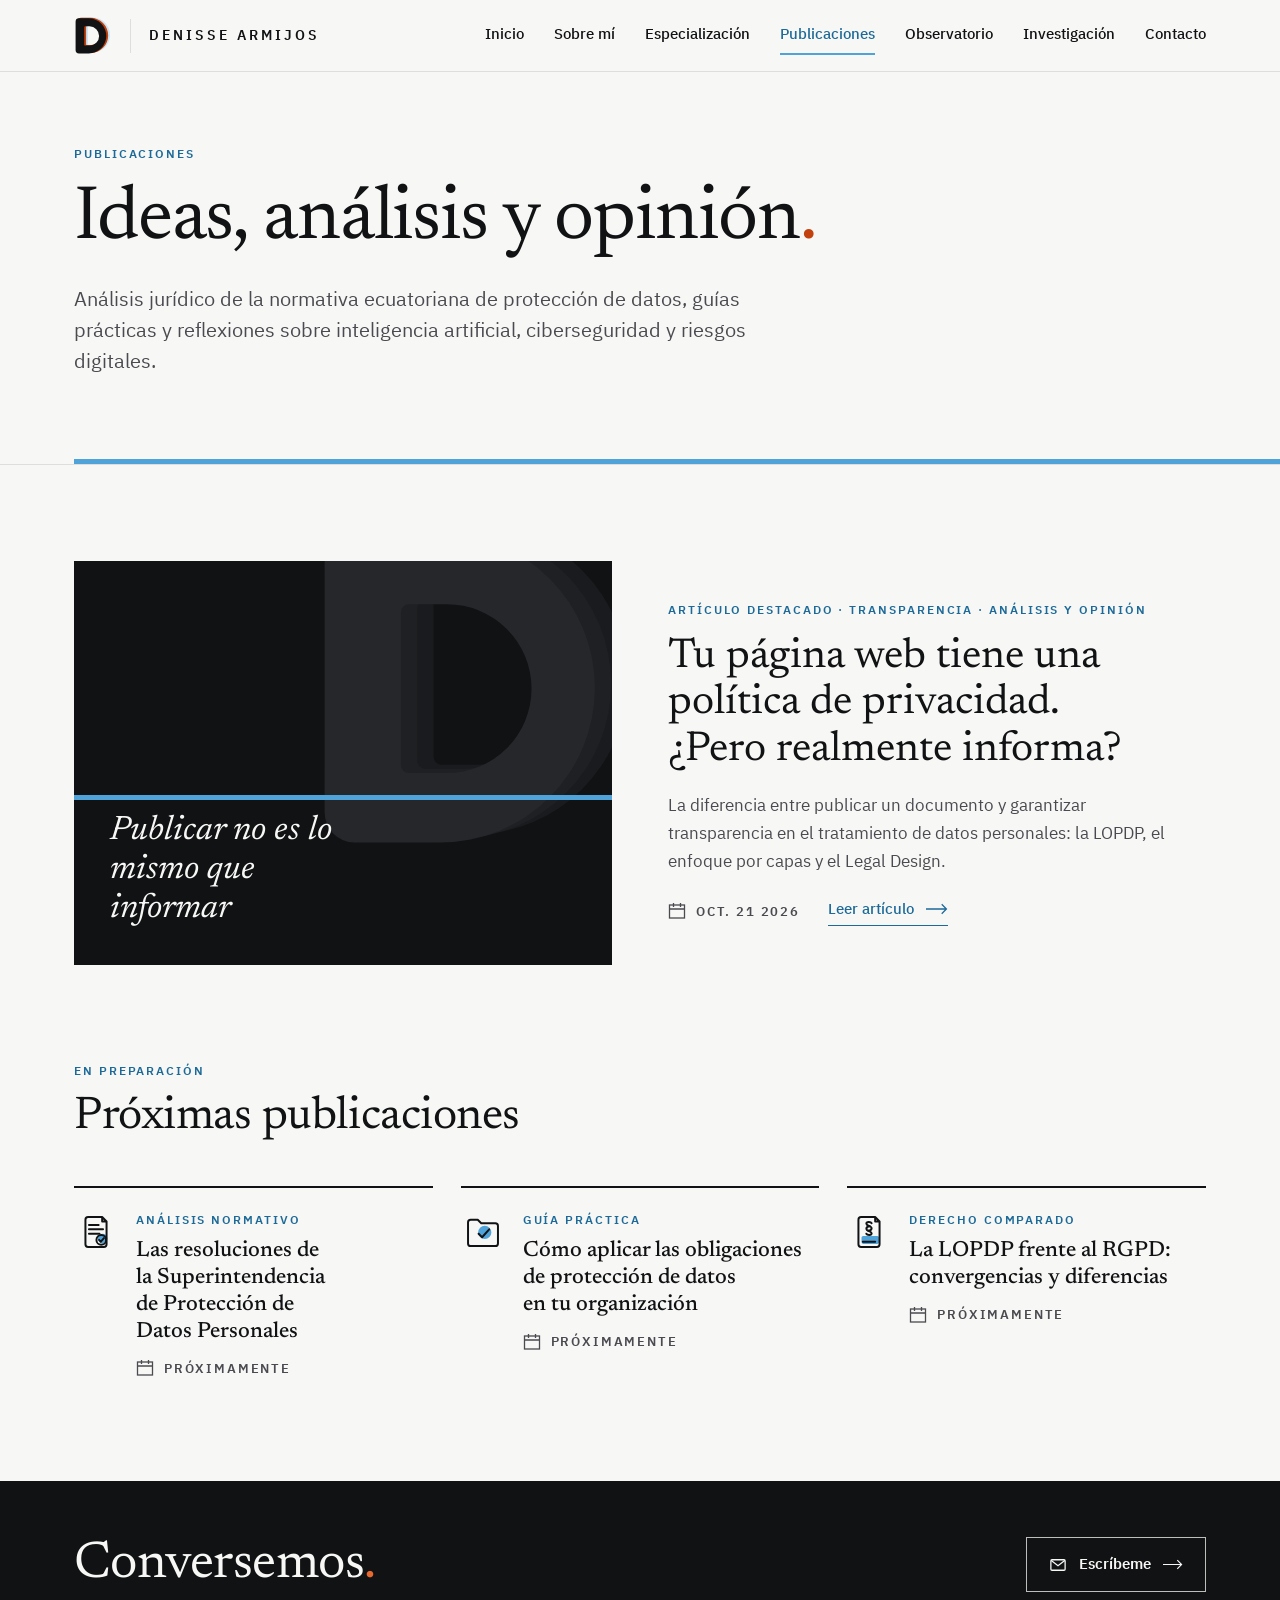
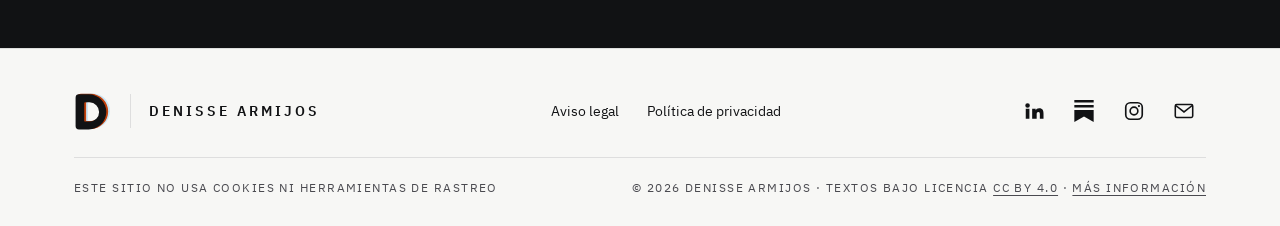
<file: publicaciones.html>
<!doctype html>
<html lang="es">
<head>
<meta charset="utf-8">
<meta name="viewport" content="width=device-width, initial-scale=1, viewport-fit=cover">
<title>Publicaciones · Denisse Armijos</title>
<meta name="description" content="Artículos de análisis y opinión de Denisse Armijos sobre protección de datos personales, transparencia, LOPDP, RGPD e inteligencia artificial.">
<meta name="author" content="Denisse Armijos">
<meta name="theme-color" content="#111214">
<meta property="og:type" content="website">
<meta property="og:title" content="Publicaciones · Denisse Armijos">
<meta property="og:description" content="Artículos de análisis y opinión de Denisse Armijos sobre protección de datos personales, transparencia, LOPDP, RGPD e inteligencia artificial.">
<meta property="og:url" content="https://darmijosflores.github.io/publicaciones.html">
<meta property="og:image" content="https://darmijosflores.github.io/og-image.png">
<meta property="og:locale" content="es_EC">
<meta name="twitter:card" content="summary_large_image">
<link rel="canonical" href="https://darmijosflores.github.io/publicaciones.html">
<link rel="stylesheet" href="fonts.css">
<link rel="stylesheet" href="styles.css?v=20261123d">
<link rel="icon" href="favicon.svg" type="image/svg+xml">
<link rel="apple-touch-icon" href="apple-touch-icon.png">
<script>if('IntersectionObserver' in window && !matchMedia('(prefers-reduced-motion: reduce)').matches) document.documentElement.classList.add('anim');</script>
<style>.lead-art { aspect-ratio: 4 / 3; max-width: 100%; background: var(--tinta); position: relative; overflow: hidden; display: flex; align-items: flex-end; padding: 24px; }
.lead-art .big-d { position: absolute; right: -6%; top: -12%; width: 62%; height: auto; aspect-ratio: 245 / 252; color: #26272B; --d1: #1F2023; --d2: #1A1B1E; }
.lead-art .art-rule { position: absolute; left: 0; right: 0; top: 58%; height: 5px; background: var(--senal); }
.lead-art span { position: relative; font-family: var(--display); font-style: italic; color: var(--papel); font-size: clamp(19px, 2vw, 26px); line-height: 1.15; max-width: 14ch; }

.lead { display: grid; grid-template-columns: minmax(0, 1fr) minmax(0, 1fr); gap: 56px; align-items: center; text-decoration: none; }
.lead .lead-art { padding: 36px; }
.lead .lead-art span { font-size: clamp(24px, 2.8vw, 34px); }
.lead .kicker { display: block; margin-bottom: 14px; }
.lead h2 { font-family: var(--display); font-weight: 400; font-size: clamp(30px, 3.4vw, 42px); line-height: 1.1; margin: 0 0 18px; text-wrap: balance; }
.lead p { margin: 0 0 22px; color: var(--texto-2); max-width: 52ch; }
.lead .meta { display: flex; flex-wrap: wrap; gap: 14px 28px; align-items: center; }
.lead:hover h2 { text-decoration: underline; text-decoration-color: var(--senal); text-underline-offset: 6px; }
.lead .more { pointer-events: none; }
@media (max-width: 860px) { .lead { grid-template-columns: 1fr; gap: 28px; } }
.ups { display: grid; grid-template-columns: repeat(3, minmax(0, 1fr)); gap: 28px; }
.up { border-top: 2px solid var(--tinta); padding-top: 22px; display: grid; grid-template-columns: 44px minmax(0, 1fr); gap: 18px; }
.up .ico { width: 44px; height: 44px; }
.up .kicker { display: block; margin-bottom: 8px; }
.up h3 { font-family: var(--display); font-weight: 500; font-size: 22px; line-height: 1.22; margin: 0 0 12px; text-wrap: balance; }
@media (max-width: 900px) { .ups { grid-template-columns: 1fr; } }
</style>
</head>
<body>
<svg width="0" height="0" style="position:absolute" aria-hidden="true">
  <symbol id="logo-d" viewBox="90 68 245 252">
    <path style="fill:var(--d2,#CBE6F5)" fill-rule="evenodd" transform="translate(24,-6)" d="M122 83 H185 A113.5 113.5 0 0 1 185 310 H122 A22 22 0 0 1 100 288 V105 A22 22 0 0 1 122 83 Z M162 135 H190 A62 62 0 0 1 190 259 H162 A6 6 0 0 1 156 253 V141 A6 6 0 0 1 162 135 Z"/>
    <path style="fill:var(--d1,#C2410C)" fill-rule="evenodd" transform="translate(12,-3)" d="M122 83 H185 A113.5 113.5 0 0 1 185 310 H122 A22 22 0 0 1 100 288 V105 A22 22 0 0 1 122 83 Z M162 135 H190 A62 62 0 0 1 190 259 H162 A6 6 0 0 1 156 253 V141 A6 6 0 0 1 162 135 Z"/>
    <path fill="currentColor" fill-rule="evenodd" d="M122 83 H185 A113.5 113.5 0 0 1 185 310 H122 A22 22 0 0 1 100 288 V105 A22 22 0 0 1 122 83 Z M162 135 H190 A62 62 0 0 1 190 259 H162 A6 6 0 0 1 156 253 V141 A6 6 0 0 1 162 135 Z"/>
  </symbol>
  <symbol id="arrow" viewBox="0 0 28 14"><path d="M0 7h26M20 1l6 6-6 6" fill="none" stroke="currentColor" stroke-width="1.6"/></symbol>
  <symbol id="cal" viewBox="0 0 18 18"><rect x="1.5" y="3" width="15" height="13" fill="none" stroke="currentColor" stroke-width="1.3"/><path d="M1.5 7h15M5.5 1v4M12.5 1v4" stroke="currentColor" stroke-width="1.3"/></symbol>
  <symbol id="mail" viewBox="0 0 24 24"><rect x="2.5" y="5" width="19" height="14" rx="1.5" fill="none" stroke="currentColor" stroke-width="1.7"/><path d="M3 6l9 7 9-7" fill="none" stroke="currentColor" stroke-width="1.7"/></symbol>
  <symbol id="linkedin" viewBox="0 0 24 24"><path fill="currentColor" d="M4.98 3.5a2.5 2.5 0 1 1 0 5 2.5 2.5 0 0 1 0-5zM3 9.5h4v11H3zM10 9.5h3.8v1.6h.06c.53-1 1.83-2.06 3.76-2.06 4.02 0 4.76 2.6 4.76 6v5.46h-4v-4.84c0-1.16-.02-2.64-1.6-2.64-1.62 0-1.86 1.26-1.86 2.56v4.92H10z"/></symbol>
  <symbol id="substack" viewBox="0 0 24 24"><path fill="currentColor" d="M22.54 8.24H1.46V5.41h21.08v2.83zM1.46 10.81V24L12 18.11 22.54 24V10.81H1.46zM22.54 0H1.46v2.84h21.08V0z"/></symbol>
  <symbol id="instagram" viewBox="0 0 24 24"><rect x="3" y="3" width="18" height="18" rx="5" fill="none" stroke="currentColor" stroke-width="1.8"/><circle cx="12" cy="12" r="4.2" fill="none" stroke="currentColor" stroke-width="1.8"/><circle cx="17.4" cy="6.6" r="1.2" fill="currentColor"/></symbol>
  <symbol id="copy" viewBox="0 0 24 24"><rect x="8" y="8" width="13" height="13" fill="none" stroke="currentColor" stroke-width="1.7"/><path d="M16 8V3H3v13h5" fill="none" stroke="currentColor" stroke-width="1.7"/></symbol>
  <symbol id="i-datos-personales" viewBox="0 0 100 100"><g style="fill:var(--ic-fill,#4FA3D9)" transform="translate(3,-3)"><rect x="24" y="38" width="24" height="28" rx="4"/></g><g style="fill:none;stroke:var(--ic-line,#111214);stroke-width:4.5;stroke-linecap:round;stroke-linejoin:round"><rect x="16" y="26" width="68" height="48" rx="8"/><circle cx="36" cy="45" r="7"/><path d="M26 64 Q36 52 46 64"/><path d="M57 42 H74 M57 52 H74 M57 62 H67"/></g></symbol>
  <symbol id="i-politica-por-capas" viewBox="0 0 100 100"><g style="fill:var(--ic-fill,#4FA3D9)" transform="translate(3,-3)"><rect x="34" y="18" width="40" height="50" rx="6"/></g><g style="fill:none;stroke:var(--ic-line,#111214);stroke-width:4.5;stroke-linecap:round;stroke-linejoin:round"><path d="M34 26 V24 a6 6 0 0 1 6 -6 H68 a6 6 0 0 1 6 6 V62 a6 6 0 0 1 -6 6 H66"/><rect x="26" y="26" width="40" height="54" rx="6"/><path d="M34 40 H58 M34 50 H58 M34 60 H50"/></g></symbol>
  <symbol id="i-base-legal" viewBox="0 0 100 100"><g style="fill:var(--ic-fill,#4FA3D9)" transform="translate(3,-3)"><rect x="30" y="62" width="40" height="18" rx="4"/></g><g style="fill:none;stroke:var(--ic-line,#111214);stroke-width:4.5;stroke-linecap:round;stroke-linejoin:round"><path d="M64 16 H32 a6 6 0 0 0 -6 6 V78 a6 6 0 0 0 6 6 H68 a6 6 0 0 0 6 -6 V26 Z M64 16 V26 H74"/><path d="M56 30 C54 26 44 26 44 31 C44 36 56 36 56 41 C56 45 52 47 48 47"/><path d="M44 54 C46 58 56 58 56 53 C56 48 44 48 44 43 C44 39 48 37 52 37"/><path d="M36 72 H64"/></g></symbol>
  <symbol id="i-evidencia" viewBox="0 0 100 100"><g style="fill:var(--ic-fill,#4FA3D9)" transform="translate(3,-3)"><circle cx="51" cy="54" r="15"/></g><g style="fill:none;stroke:var(--ic-line,#111214);stroke-width:4.5;stroke-linecap:round;stroke-linejoin:round"><path d="M16 76 V28 a6 6 0 0 1 6 -6 H38 L46 30 H78 a6 6 0 0 1 6 6 V76 a6 6 0 0 1 -6 6 H22 a6 6 0 0 1 -6 -6 Z"/><path d="M40 54 L48 62 L64 44"/></g></symbol>
  <symbol id="i-evaluacion-de-impacto" viewBox="0 0 100 100"><g style="fill:var(--ic-fill,#4FA3D9)" transform="translate(3,-3)"><path d="M50 68 L18 68 A32 32 0 0 1 27.4 45.4 Z"/></g><g style="fill:none;stroke:var(--ic-line,#111214);stroke-width:4.5;stroke-linecap:round;stroke-linejoin:round"><path d="M18 68 A32 32 0 0 1 82 68"/><path d="M50 68 L68 42"/><circle cx="50" cy="68" r="4"/><path d="M50 36 V42 M73 45 L69 49"/></g></symbol>
  <symbol id="i-riesgo" viewBox="0 0 100 100"><g style="fill:var(--ic-fill,#4FA3D9)" transform="translate(3,-3)"><path d="M32 60 H68 L78 78 H22 Z"/></g><g style="fill:none;stroke:var(--ic-line,#111214);stroke-width:4.5;stroke-linecap:round;stroke-linejoin:round"><path d="M50 16 L86 80 H14 Z"/><path d="M50 38 V56 M50 68 V68.5"/></g></symbol>
  <symbol id="i-contrato-con-encargado" viewBox="0 0 100 100"><g style="fill:var(--ic-fill,#4FA3D9)" transform="translate(3,-3)"><rect x="54" y="30" width="32" height="44" rx="5"/></g><g style="fill:none;stroke:var(--ic-line,#111214);stroke-width:4.5;stroke-linecap:round;stroke-linejoin:round"><rect x="14" y="26" width="32" height="44" rx="5"/><rect x="54" y="30" width="32" height="44" rx="5"/><path d="M21 38 H39 M21 47 H39 M61 42 H79 M61 51 H79"/><path d="M38 62 Q50 80 62 66"/></g></symbol>
  <symbol id="i-inteligencia-artificial" viewBox="0 0 100 100"><g style="fill:var(--ic-fill,#4FA3D9)" transform="translate(3,-3)"><rect x="30" y="30" width="40" height="40" rx="6"/></g><g style="fill:none;stroke:var(--ic-line,#111214);stroke-width:4.5;stroke-linecap:round;stroke-linejoin:round"><rect x="30" y="30" width="40" height="40" rx="6"/><rect x="41" y="41" width="18" height="18" rx="3"/><path d="M40 30 V20 M50 30 V20 M60 30 V20 M40 70 V80 M50 70 V80 M60 70 V80 M30 40 H20 M30 50 H20 M30 60 H20 M70 40 H80 M70 50 H80 M70 60 H80"/></g></symbol>
  <symbol id="i-ciberseguridad" viewBox="0 0 100 100"><g style="fill:var(--ic-fill,#4FA3D9)" transform="translate(3,-3)"><circle cx="34" cy="50" r="14"/></g><g style="fill:none;stroke:var(--ic-line,#111214);stroke-width:4.5;stroke-linecap:round;stroke-linejoin:round"><circle cx="34" cy="50" r="14"/><circle cx="34" cy="50" r="4"/><path d="M48 50 H84 M72 50 V62 M82 50 V58"/></g></symbol>
  <symbol id="i-conectividad" viewBox="0 0 100 100"><g style="fill:var(--ic-fill,#4FA3D9)" transform="translate(3,-3)"><path d="M45 58 L40 80 H60 L55 58 Z"/></g><g style="fill:none;stroke:var(--ic-line,#111214);stroke-width:4.5;stroke-linecap:round;stroke-linejoin:round"><circle cx="50" cy="34" r="5"/><path d="M50 40 L38 84 M50 40 L62 84 M42 70 H58"/><path d="M38 22 C32 28 32 40 38 46 M30 15 C20 25 20 43 30 53 M62 22 C68 28 68 40 62 46 M70 15 C80 25 80 43 70 53"/></g></symbol>
  <symbol id="i-resolucion-de-autoridad" viewBox="0 0 100 100"><g style="fill:var(--ic-fill,#4FA3D9)" transform="translate(3,-3)"><circle cx="62" cy="68" r="11"/></g><g style="fill:none;stroke:var(--ic-line,#111214);stroke-width:4.5;stroke-linecap:round;stroke-linejoin:round"><path d="M64 16 H32 a6 6 0 0 0 -6 6 V78 a6 6 0 0 0 6 6 H68 a6 6 0 0 0 6 -6 V26 Z M64 16 V26 H74"/><path d="M34 34 H56 M34 44 H66 M34 54 H58"/><circle cx="62" cy="68" r="11"/><path d="M57 68 L61 72 L68 64"/></g></symbol>
  <symbol id="i-analisis" viewBox="0 0 100 100"><g style="fill:var(--ic-fill,#4FA3D9)" transform="translate(3,-3)"><circle cx="42" cy="42" r="18"/></g><g style="fill:none;stroke:var(--ic-line,#111214);stroke-width:4.5;stroke-linecap:round;stroke-linejoin:round"><circle cx="42" cy="42" r="22"/><path d="M58 58 L82 82 M32 38 a11 11 0 0 1 11 -9"/></g></symbol>
</svg>

<a class="skip" href="#contenido">Saltar al contenido</a>
<header class="site" id="top">
  <div class="wrap">
    <a class="brand" href="./" aria-label="Denisse Armijos, inicio">
      <svg class="mark" aria-hidden="true"><use href="#logo-d"/></svg>
      <span class="sep" aria-hidden="true"></span>
      <span class="name">Denisse Armijos</span>
    </a>
    <nav class="main" aria-label="Principal">
      <a href="./">Inicio</a>
      <a href="perfil.html">Sobre mí</a>
      <a href="especializacion.html">Especialización</a>
      <a href="publicaciones.html" aria-current="page">Publicaciones</a>
      <a href="observatorio.html">Observatorio</a>
      <a href="investigacion.html">Investigación</a>
      <a href="contacto.html">Contacto</a>
    </nav>
    <button class="menu-btn" id="menu-btn" type="button" aria-label="Abrir menú" aria-expanded="false" aria-controls="mobile-nav">
      <svg viewBox="0 0 28 20" aria-hidden="true"><path d="M0 1h28M0 10h28M0 19h28" stroke="currentColor" stroke-width="2"/></svg>
    </button>
  </div>
  <nav class="mobile-nav" id="mobile-nav" aria-label="Menú móvil">
    <div class="wrap">
      <a href="./">Inicio</a>
      <a href="perfil.html">Sobre mí</a>
      <a href="especializacion.html">Especialización</a>
      <a href="publicaciones.html" aria-current="page">Publicaciones</a>
      <a href="observatorio.html">Observatorio</a>
      <a href="investigacion.html">Investigación</a>
      <a href="contacto.html">Contacto</a>
    </div>
  </nav>
</header>

<main id="contenido">
<section class="masthead">
    <div class="wrap">
      <span class="kicker">Publicaciones</span>
      <h1>Ideas, análisis y opinión<span class="punto">.</span></h1>
      <p class="intro">Análisis jurídico de la normativa ecuatoriana de protección de datos, guías prácticas y reflexiones sobre inteligencia artificial, ciberseguridad y riesgos digitales.</p>
    </div>
    <div class="rule" aria-hidden="true"></div>
  </section>

  <section class="sec">
    <div class="wrap">
      <a class="lead" href="publicaciones/politicas-de-privacidad.html" data-reveal>
        <div class="lead-art" aria-hidden="true">
          <svg class="big-d"><use href="#logo-d"/></svg>
          <div class="art-rule"></div>
          <span>Publicar no es lo mismo que informar</span>
        </div>
        <div>
          <span class="kicker">Artículo destacado · Transparencia · Análisis y opinión</span>
          <h2>Tu página web tiene una política de privacidad. ¿Pero realmente informa?</h2>
          <p>La diferencia entre publicar un documento y garantizar transparencia en el tratamiento de datos personales: la LOPDP, el enfoque por capas y el Legal Design.</p>
          <div class="meta"><span class="date"><svg aria-hidden="true"><use href="#cal"/></svg>Oct. 21 2026</span><span class="more">Leer artículo <svg aria-hidden="true"><use href="#arrow"/></svg></span></div>
        </div>
      </a>
    </div>
  </section>

  <section class="sec" aria-labelledby="proximas" style="padding-top:0">
    <div class="wrap">
      <div class="sec-head" data-reveal><div><span class="kicker">En preparación</span><h2 id="proximas">Próximas publicaciones</h2></div></div>
      <div class="ups">
        <article class="up" data-reveal style="--d:0.00s"><svg class="ico" aria-hidden="true"><use href="#i-resolucion-de-autoridad"/></svg><div><span class="kicker">Análisis normativo</span><h3>Las resoluciones de la Superintendencia de Protección de Datos Personales</h3><span class="date"><svg aria-hidden="true"><use href="#cal"/></svg>Próximamente</span></div></article>
        <article class="up" data-reveal style="--d:0.06s"><svg class="ico" aria-hidden="true"><use href="#i-evidencia"/></svg><div><span class="kicker">Guía práctica</span><h3>Cómo aplicar las obligaciones de protección de datos en tu organización</h3><span class="date"><svg aria-hidden="true"><use href="#cal"/></svg>Próximamente</span></div></article>
        <article class="up" data-reveal style="--d:0.12s"><svg class="ico" aria-hidden="true"><use href="#i-base-legal"/></svg><div><span class="kicker">Derecho comparado</span><h3>La LOPDP frente al RGPD: convergencias y diferencias</h3><span class="date"><svg aria-hidden="true"><use href="#cal"/></svg>Próximamente</span></div></article>
      </div>
    </div>
  </section>
</main>

<section class="talk" aria-labelledby="conversemos">
  <div class="wrap">
    <h2 id="conversemos" data-reveal>Conversemos<span class="punto">.</span></h2>
    <a class="btn ghost" href="contacto.html" data-reveal style="--d:.1s"><svg aria-hidden="true"><use href="#mail"/></svg>Escríbeme <svg class="arr" aria-hidden="true"><use href="#arrow"/></svg></a>
  </div>
</section>

<footer class="site">
  <div class="wrap">
    <a class="f-brand" href="./" aria-label="Denisse Armijos, inicio">
      <svg class="mark" aria-hidden="true"><use href="#logo-d"/></svg>
      <span class="sep" aria-hidden="true"></span>
      <span class="name">Denisse Armijos</span>
    </a>
    <nav class="f-links" aria-label="Información legal">
      <a href="aviso-legal.html">Aviso legal</a>
      <a href="privacidad.html">Política de privacidad</a>
    </nav>
    <div class="f-social">
      <a href="https://www.linkedin.com/in/darmijos/" target="_blank" rel="noopener" aria-label="LinkedIn de Denisse Armijos"><svg aria-hidden="true"><use href="#linkedin"/></svg></a>
      <a href="https://substack.com/@denissearmijospdp" target="_blank" rel="noopener" aria-label="Substack de Denisse Armijos"><svg aria-hidden="true"><use href="#substack"/></svg></a>
      <a href="https://www.instagram.com/denissearmijospdp/" target="_blank" rel="noopener" aria-label="Instagram de Denisse Armijos"><svg aria-hidden="true"><use href="#instagram"/></svg></a>
      <a href="mailto:darmijosflores@gmail.com" aria-label="Escribir a Denisse Armijos"><svg aria-hidden="true"><use href="#mail"/></svg></a>
    </div>
    <div class="f-note"><span>Este sitio no usa cookies ni herramientas de rastreo</span><span>© 2026 Denisse Armijos · Textos bajo licencia <a href="https://creativecommons.org/licenses/by/4.0/deed.es" target="_blank" rel="license noopener">CC BY 4.0</a> · <a href="aviso-legal.html#licencia">Más información</a></span></div>
  </div>
</footer>

<script src="site.js?v=20261123d" defer></script>
</body>
</html>
</file>
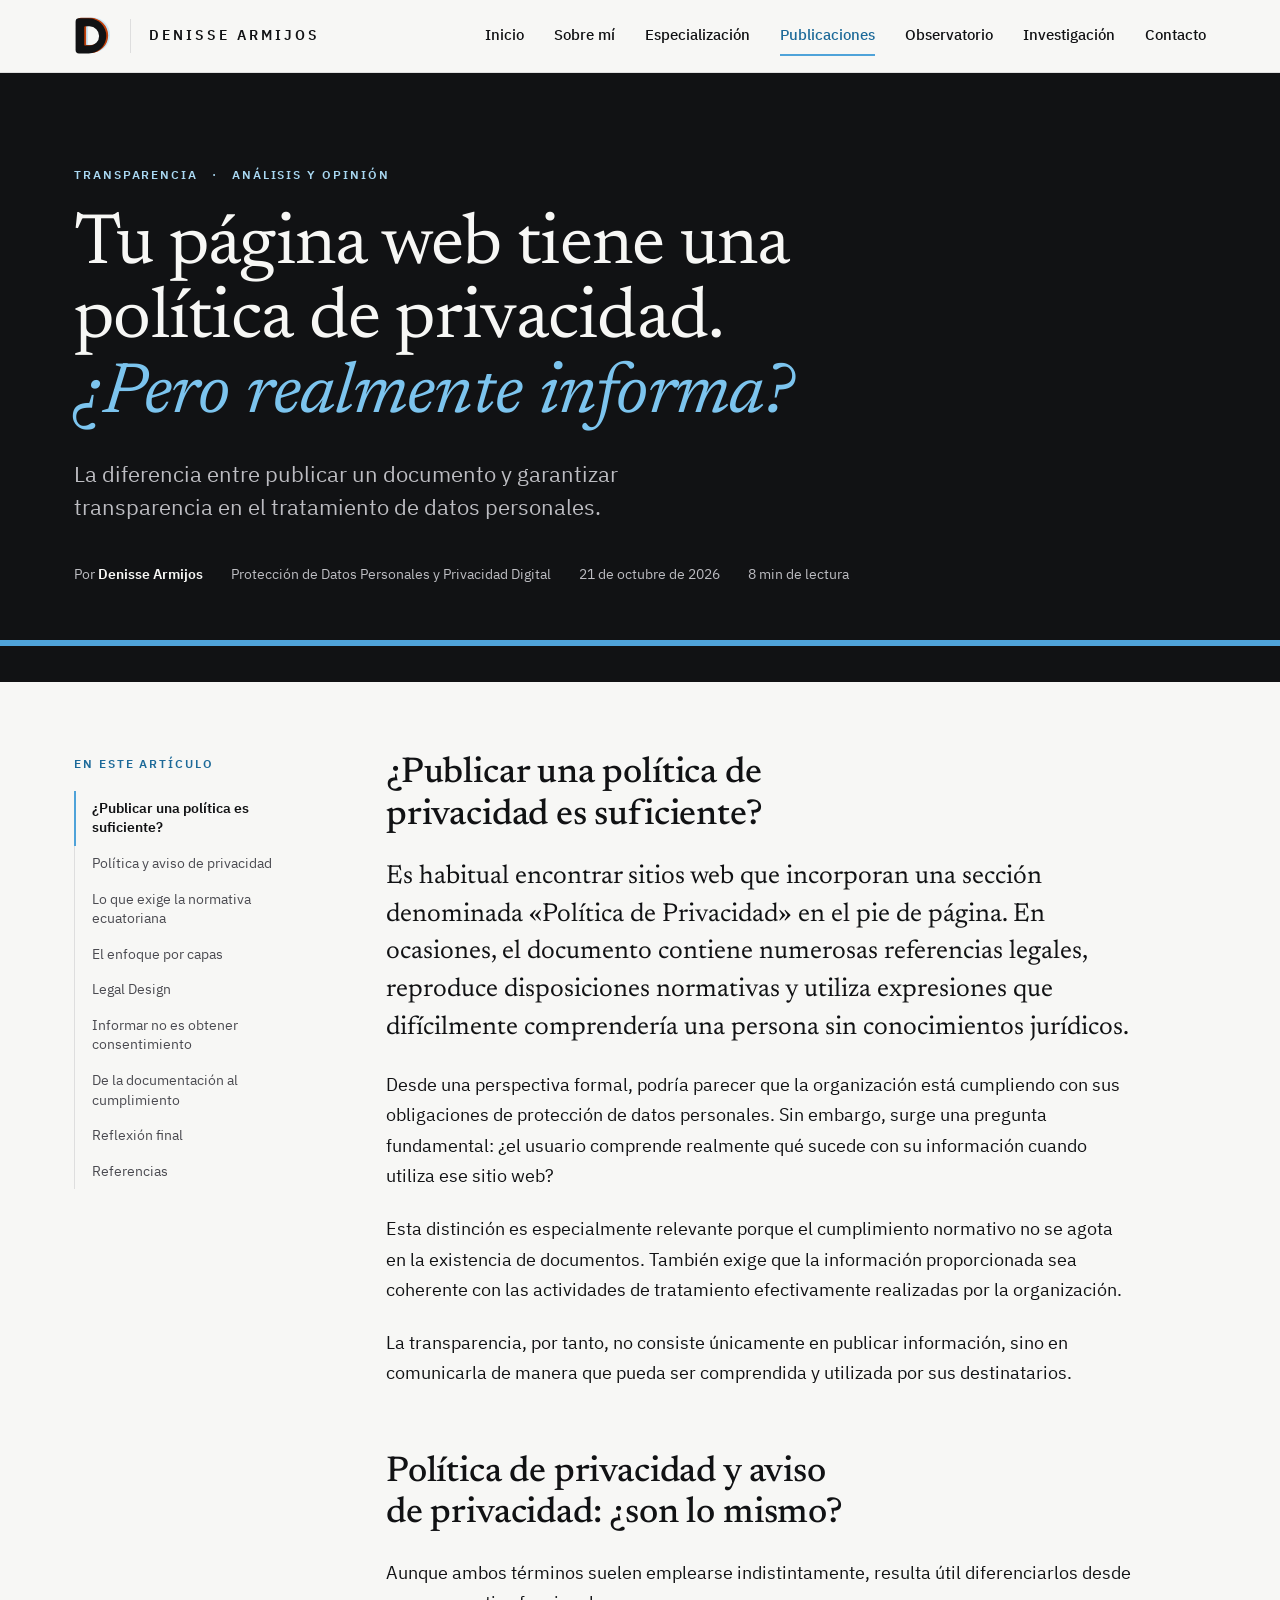
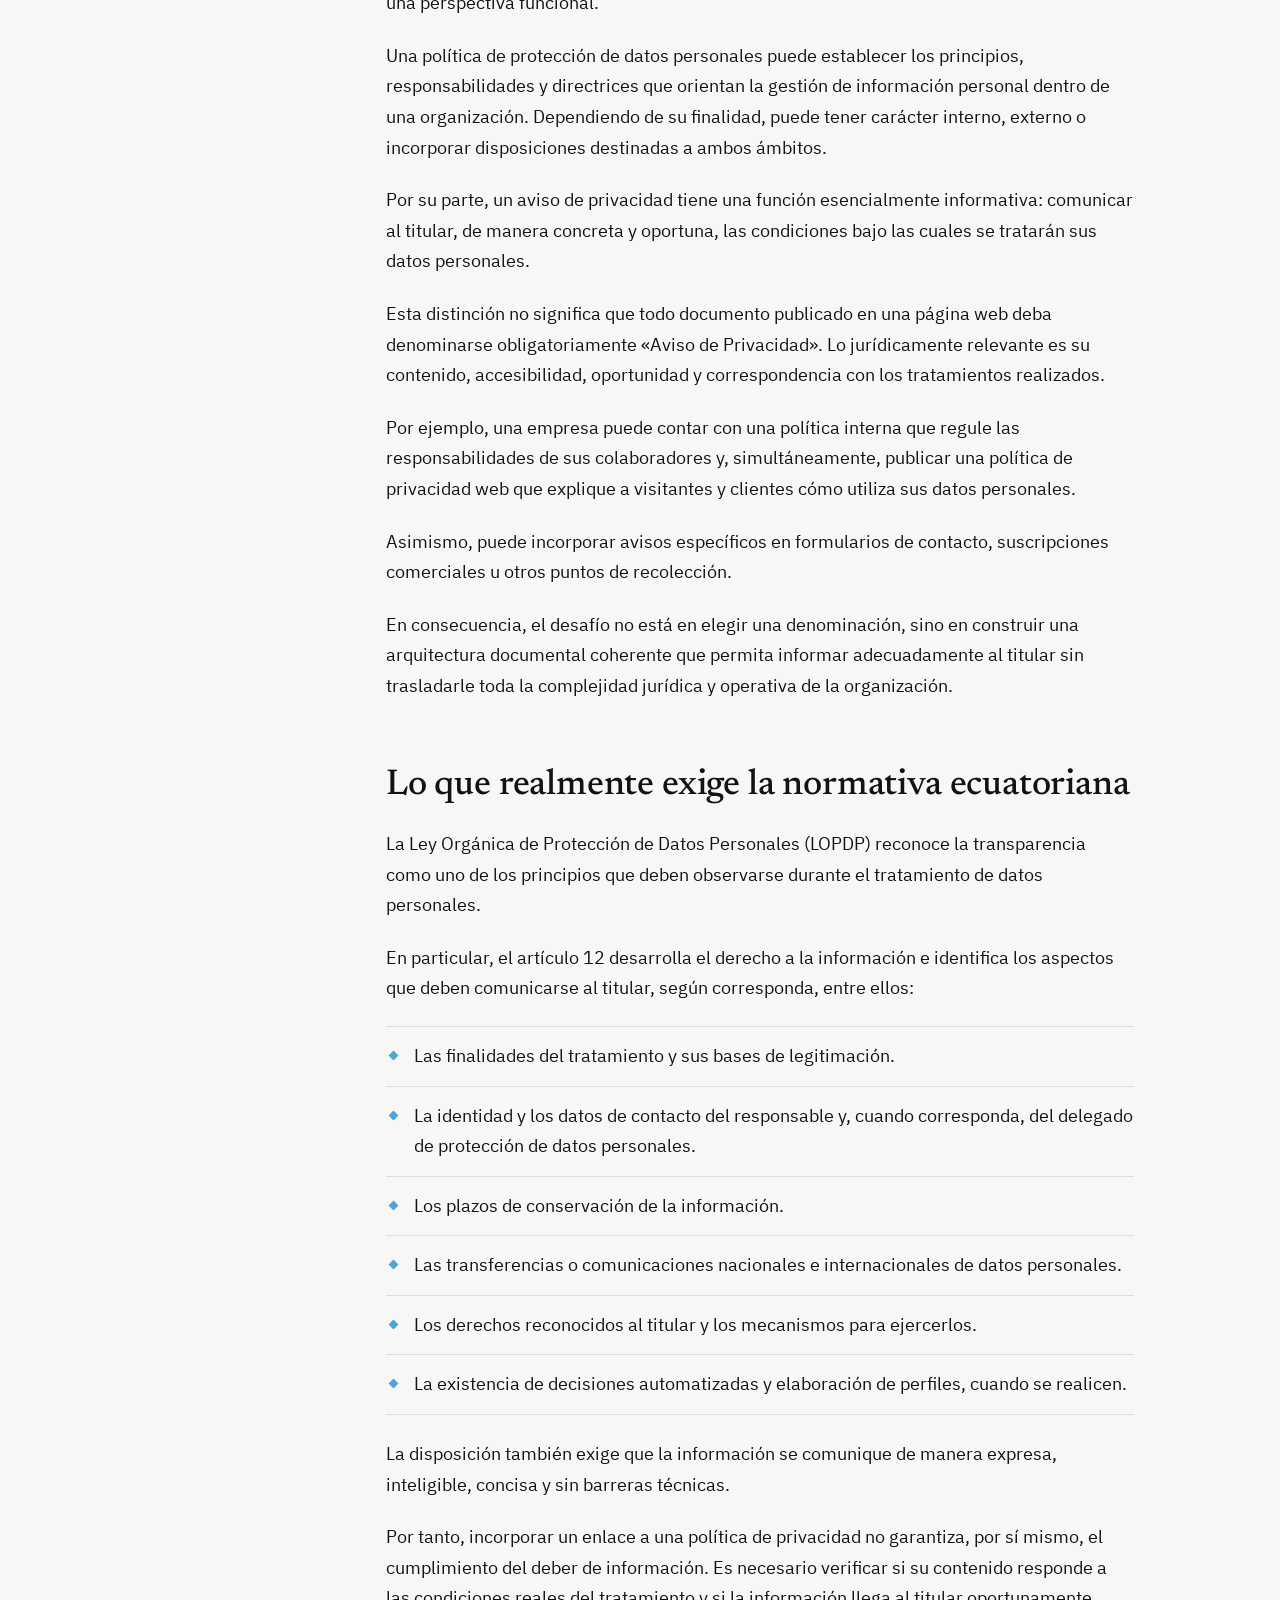
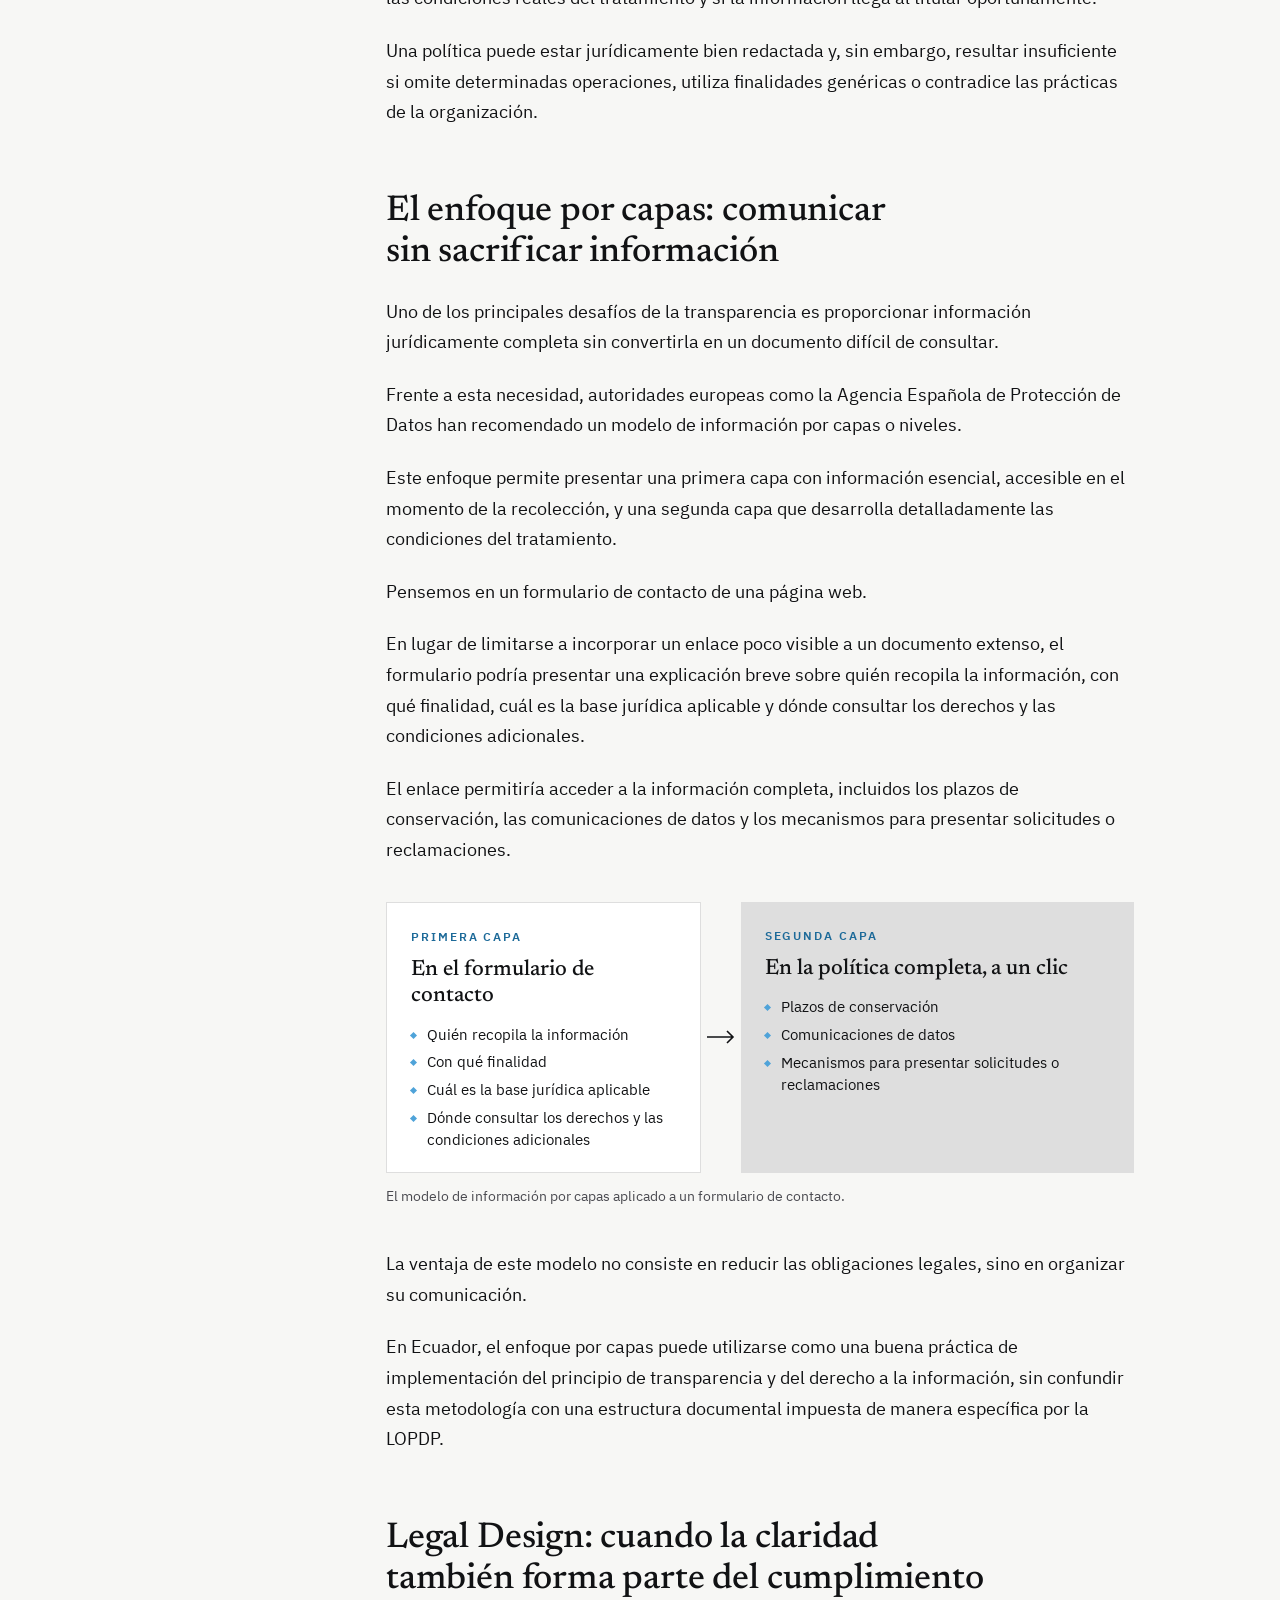
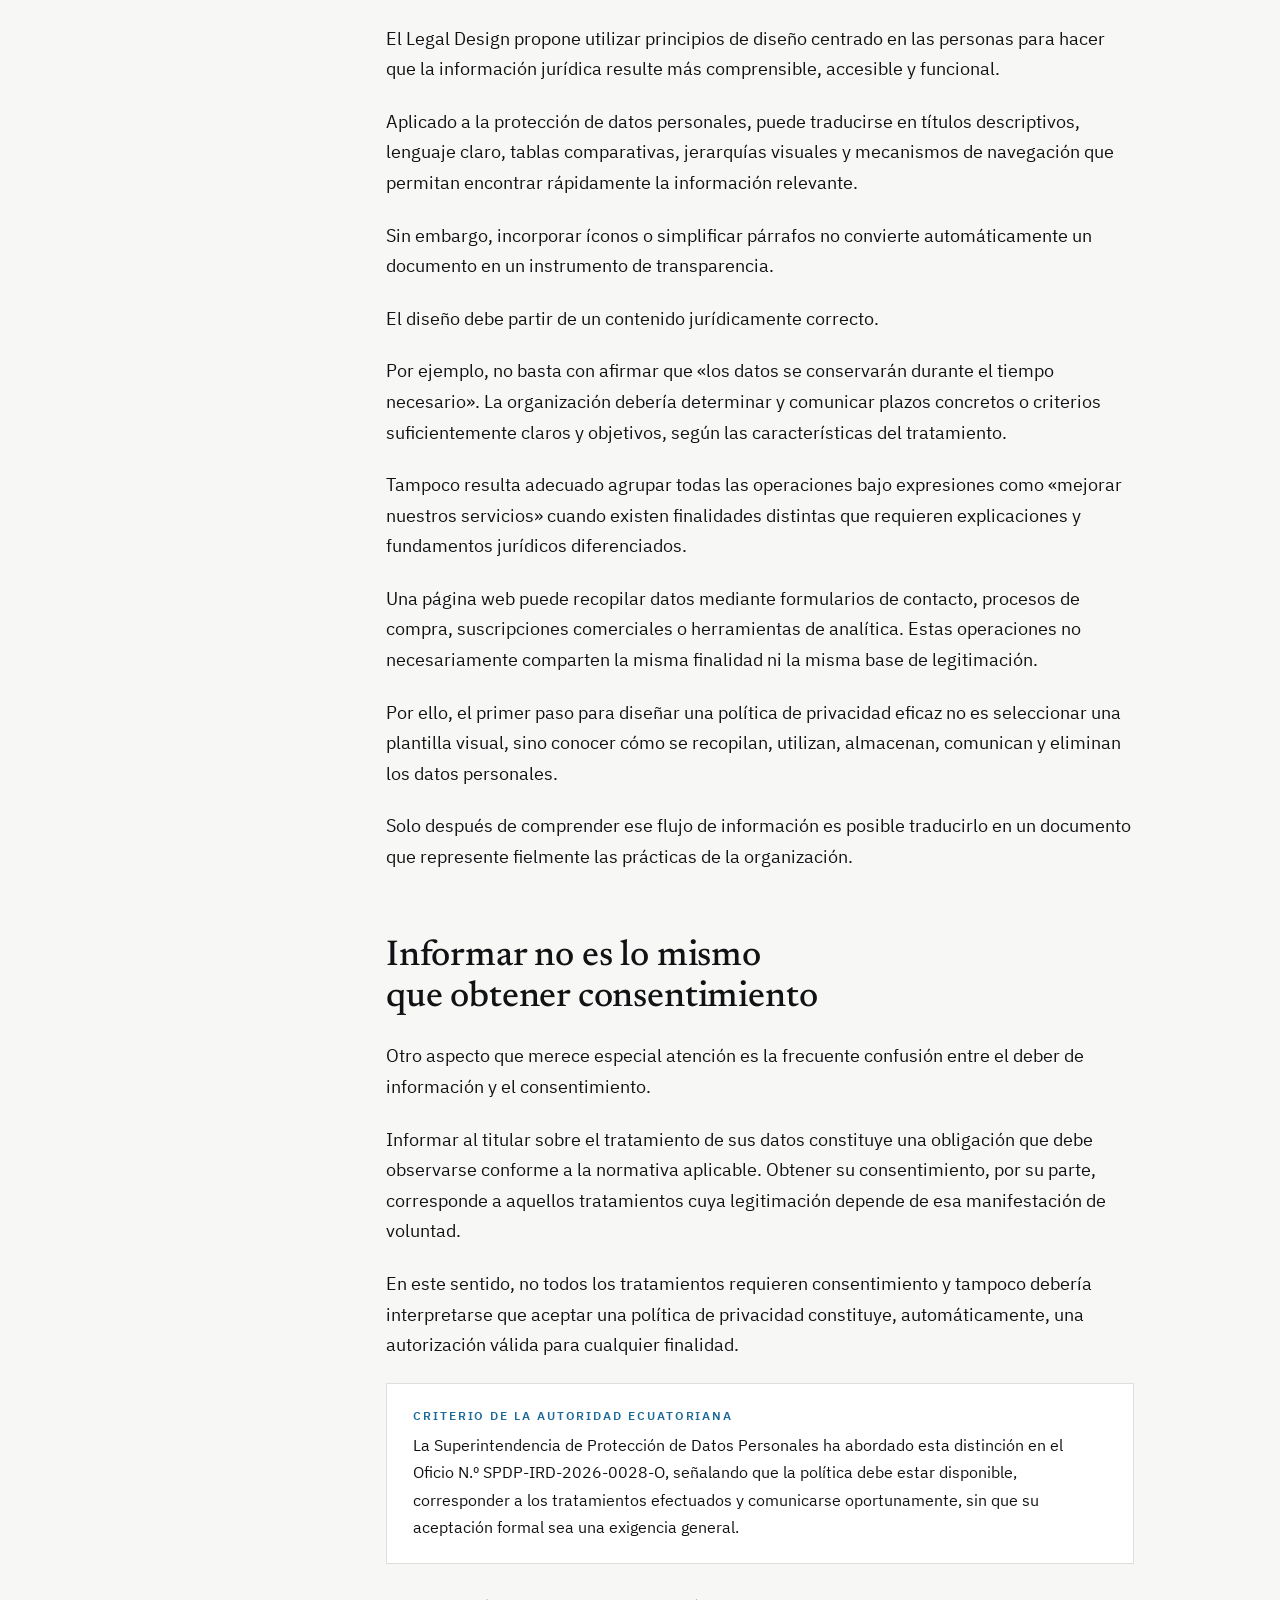
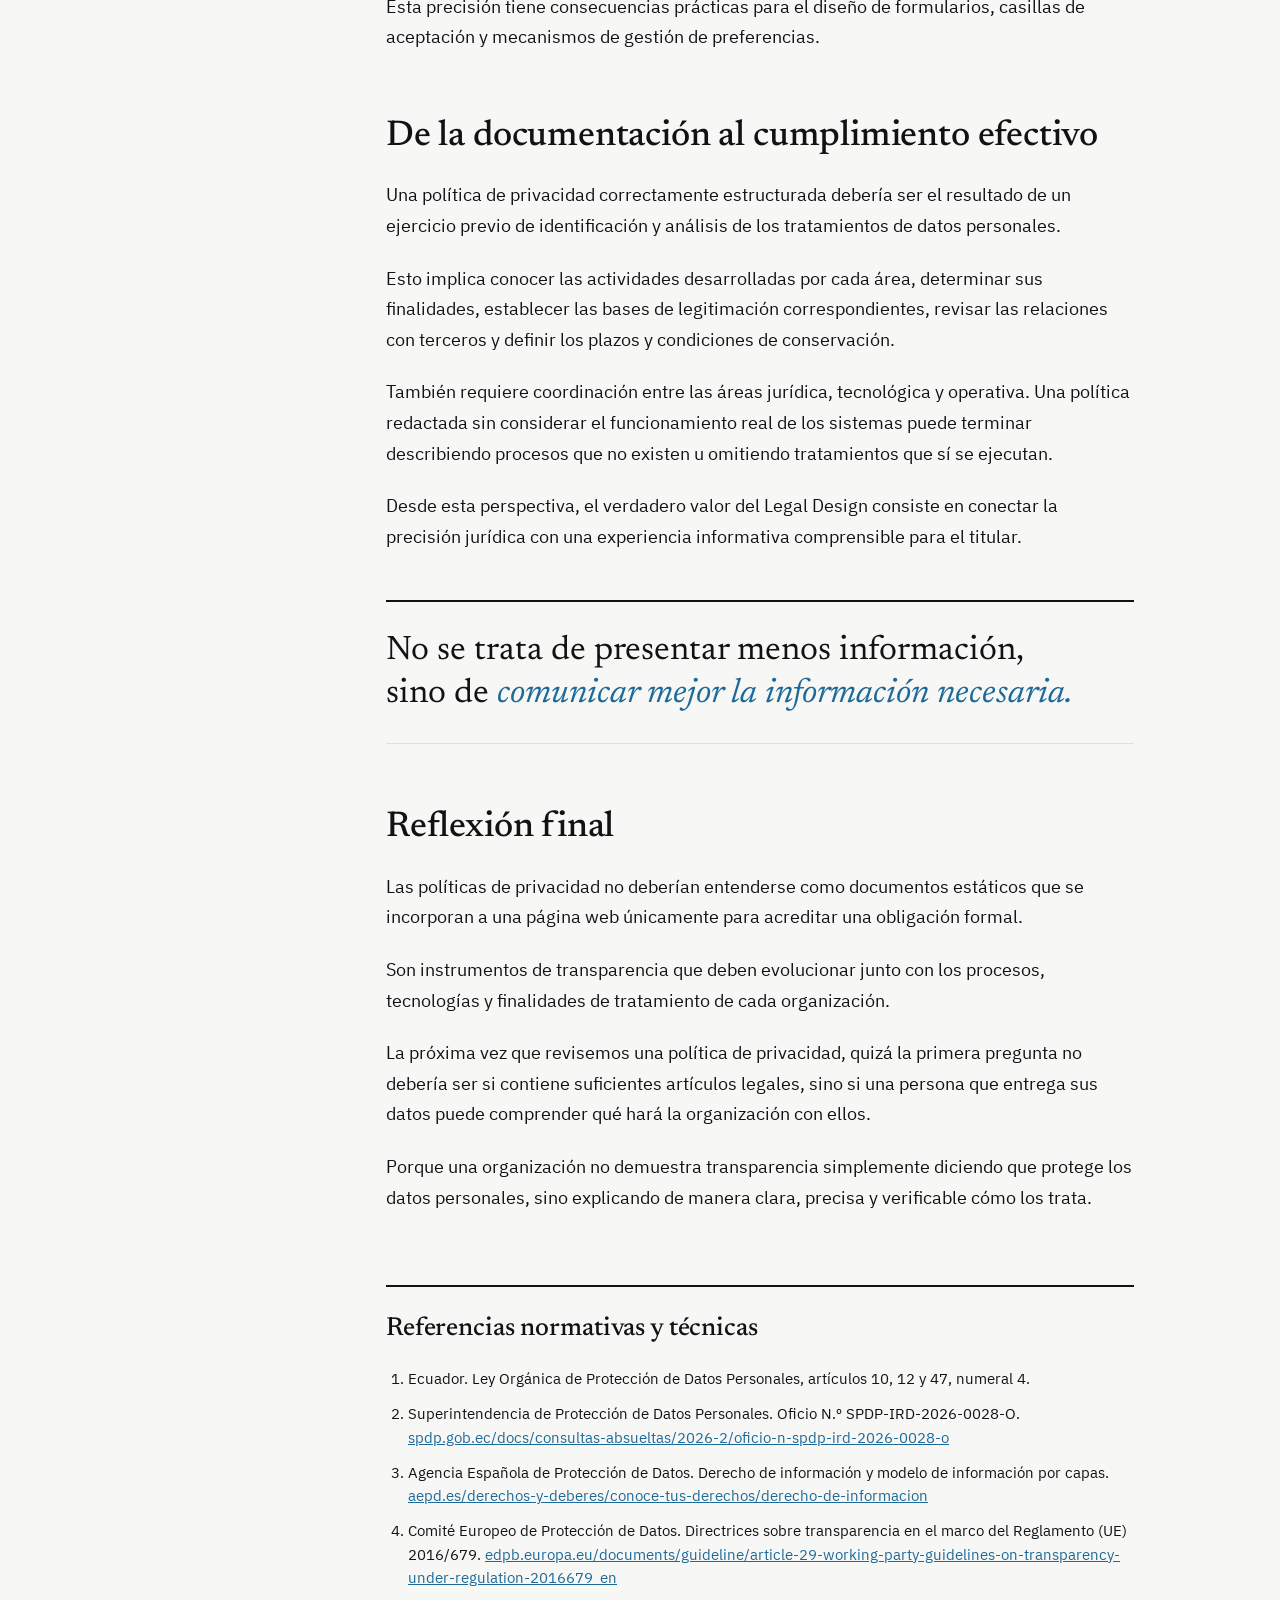
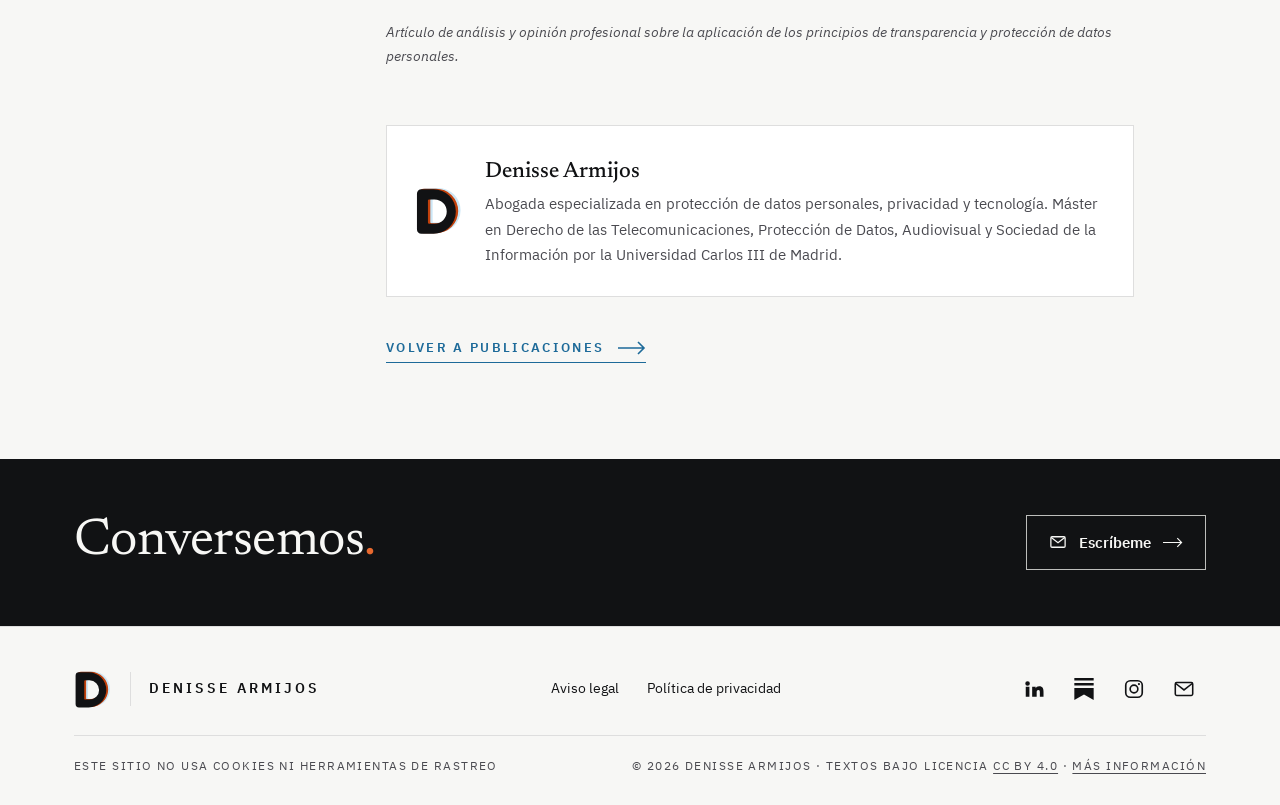
<file: publicaciones/politicas-de-privacidad.html>
<!doctype html>
<html lang="es">
<head>
<meta charset="utf-8">
<meta name="viewport" content="width=device-width, initial-scale=1, viewport-fit=cover">
<title>¿Tu política de privacidad realmente informa? · Denisse Armijos</title>
<meta name="description" content="La diferencia entre publicar un documento y garantizar transparencia en el tratamiento de datos personales. Análisis de Denisse Armijos sobre la LOPDP, el enfoque por capas y el Legal Design.">
<meta name="author" content="Denisse Armijos">
<meta property="og:type" content="article">
<meta property="og:title" content="Tu página web tiene una política de privacidad. ¿Pero realmente informa?">
<meta property="og:description" content="La diferencia entre publicar un documento y garantizar transparencia en el tratamiento de datos personales.">
<meta property="article:published_time" content="2026-10-21">
<link rel="stylesheet" href="../fonts.css">
<link rel="stylesheet" href="../styles.css?v=20261123d">
<link rel="icon" href="../favicon.svg" type="image/svg+xml">
<link rel="apple-touch-icon" href="../apple-touch-icon.png">
<meta name="theme-color" content="#111214">
<meta property="og:image" content="https://darmijosflores.github.io/og-image.png">
<script>if('IntersectionObserver' in window && !matchMedia('(prefers-reduced-motion: reduce)').matches) document.documentElement.classList.add('anim');</script>
<style>
/* Layout: página de artículo — cabecera del sitio, portada en negro con la línea celeste,
   cuerpo de lectura a ~68 caracteres con índice lateral fijo en escritorio. */
:root {
  /* Marca Denisse Armijos: negro, papel y un solo acento celeste. */
  --carbon: #111214;        /* negro: textos y bloques */
  --lavanda: #4FA3D9;       /* celeste: acento */
  --lavanda-claro: #FFFFFF;
  --crema: #FFFFFF;
  --art-bg: #F7F7F5;        /* papel: fondo */
  --gris: #BDBDC2;          /* texto secundario sobre azul */
  --art-t2: #4A4A50;         /* texto secundario sobre claro */
  --linea: #DEDEDE;         /* niebla: líneas y bordes */
  --acento: #1D6A99;        /* celeste para textos pequeños */

  --display: "Newsreader", Georgia, "Times New Roman", serif;
  --body: "IBM Plex Sans", Arial, "Helvetica Neue", sans-serif;
  --max: 1180px;
  color-scheme: light;
}
* { box-sizing: border-box; }
img { max-width: 100%; }
[hidden] { display: none !important; }
html { scroll-behavior: smooth; }
@media (prefers-reduced-motion: reduce) { html { scroll-behavior: auto; } }
body { margin: 0; background: var(--art-bg); color: var(--carbon); font-family: var(--body); font-size: 18px; line-height: 1.7; -webkit-font-smoothing: antialiased; }
a { color: inherit; }
a:focus-visible, button:focus-visible { outline: 2px solid var(--lavanda); outline-offset: 3px; }
.wrap { max-width: var(--max); margin: 0 auto; padding-left: max(24px, env(safe-area-inset-left, 0px)); padding-right: max(24px, env(safe-area-inset-right, 0px)); }
@media (max-width: 480px) { .wrap { padding-left: max(16px, env(safe-area-inset-left, 0px)); padding-right: max(16px, env(safe-area-inset-right, 0px)); } body { font-size: 17px; } }
.kicker { font-size: 12px; font-weight: 600; letter-spacing: .16em; text-transform: uppercase; }


/* Portada del artículo */
.art-hero { background: var(--carbon); color: #F7F7F5; position: relative; overflow: hidden; }
.art-hero .wrap { padding-block: 80px 96px; position: relative; }
.art-hero .kicker { color: #A9D8F2; display: flex; gap: 14px; flex-wrap: wrap; }
.art-hero h1 { font-family: var(--display); font-weight: 400; font-size: clamp(38px, 5.6vw, 72px); line-height: 1.04; letter-spacing: -.01em; margin: 24px 0 24px; max-width: 18ch; text-wrap: balance; }
.art-hero h1 em { color: #7CC4EE; }
.art-hero .dek { font-size: clamp(18px, 1.8vw, 22px); line-height: 1.5; color: var(--gris); max-width: 52ch; margin: 0 0 40px; }
.byline { display: flex; flex-wrap: wrap; gap: 8px 28px; font-size: 14px; color: var(--gris); }
.byline strong { color: #F7F7F5; font-weight: 600; }
.art-hero .rule { position: absolute; left: 0; right: 0; bottom: 36px; height: 6px; background: var(--lavanda); }
@media (max-width: 640px) { .art-hero .wrap { padding-block: 56px 80px; } .art-hero .rule { bottom: 28px; height: 4px; } }

/* Cuerpo */
.layout { display: grid; grid-template-columns: 240px minmax(0, 1fr); gap: 72px; padding-block: 72px 96px; }
.toc { position: sticky; top: 110px; align-self: start; }
.toc .kicker { color: var(--acento); display: block; margin-bottom: 16px; }
.toc ol { list-style: none; margin: 0; padding: 0; display: grid; gap: 0; border-left: 1px solid var(--linea); }
.toc a { display: block; padding: 8px 0 8px 16px; margin-left: -1px; border-left: 2px solid transparent; font-size: 14px; line-height: 1.4; text-decoration: none; color: var(--art-t2); }
.toc a:hover { color: var(--carbon); }
.toc a.active { border-left-color: var(--lavanda); color: var(--carbon); font-weight: 600; }
@media (max-width: 980px) { .layout { grid-template-columns: 1fr; gap: 0; padding-block: 48px 72px; } .toc { display: none; } }

.prose { max-width: 68ch; min-width: 0; }
.prose > p { margin: 0 0 22px; }
.prose h2 { font-family: var(--display); font-weight: 500; font-size: clamp(28px, 3vw, 36px); line-height: 1.15; letter-spacing: -.005em; margin: 64px 0 22px; text-wrap: balance; scroll-margin-top: 110px; }
.prose h2:first-child { margin-top: 0; }
.prose .lead { font-family: var(--display); font-size: clamp(22px, 2.2vw, 26px); line-height: 1.45; }
.prose ul { margin: 0 0 24px; padding: 0; list-style: none; display: grid; gap: 0; border-top: 1px solid var(--linea); }
.prose ul li { padding: 14px 0 14px 28px; border-bottom: 1px solid var(--linea); position: relative; }
.prose ul li::before { content: ""; position: absolute; left: 4px; top: 25px; width: 7px; height: 7px; background: var(--lavanda); transform: rotate(45deg); }
.prose .note { background: var(--crema); border: 1px solid var(--linea); padding: 22px 26px; margin: 0 0 28px; font-size: 16px; }
.prose .note strong { display: block; font-size: 12px; letter-spacing: .16em; text-transform: uppercase; color: var(--acento); margin-bottom: 6px; }
blockquote.pull { margin: 48px 0; padding: 28px 0; border-top: 2px solid var(--carbon); border-bottom: 1px solid var(--linea); font-family: var(--display); font-size: clamp(26px, 3vw, 34px); line-height: 1.25; text-wrap: balance; }
blockquote.pull em { color: var(--acento); }

/* Figura: capas */
figure.layers { margin: 36px 0 40px; }
.layers-grid { display: grid; grid-template-columns: minmax(0, 1fr) 40px minmax(0, 1.25fr); align-items: stretch; }
.layer { padding: 24px 24px 22px; display: grid; gap: 10px; align-content: start; }
.layer.l1 { background: var(--crema); border: 1px solid var(--linea); }
.layer.l2 { background: var(--linea); }
.layer h3 { font-family: var(--display); font-weight: 500; font-size: 22px; line-height: 1.2; margin: 0; }
.layer .kicker { color: var(--acento); }
.layer ul.mini { list-style: none; margin: 4px 0 0; padding: 0; border: 0; display: grid; gap: 6px; font-size: 15px; line-height: 1.45; }
.layer ul.mini li { padding: 0 0 0 16px; border: 0; }
.layer ul.mini li::before { width: 5px; height: 5px; top: 9px; left: 0; }
.arrow { display: grid; place-items: center; color: var(--carbon); }
.arrow svg { width: 28px; height: 14px; }
figure.layers figcaption { font-size: 14px; color: var(--art-t2); margin-top: 12px; }
@media (max-width: 640px) { .layers-grid { grid-template-columns: 1fr; } .arrow { height: 36px; transform: rotate(90deg); } }

/* Referencias y cierre */
.refs { margin-top: 72px; padding-top: 28px; border-top: 2px solid var(--carbon); }
.refs h2 { margin-top: 0; font-size: 26px; }
.refs ol { margin: 0; padding-left: 22px; display: grid; gap: 12px; font-size: 15px; line-height: 1.55; }
.refs a { color: var(--acento); overflow-wrap: anywhere; }
.disclaimer { margin-top: 32px; font-size: 14px; font-style: italic; color: var(--art-t2); }
.author { margin-top: 56px; background: var(--crema); border: 1px solid var(--linea); padding: 28px; display: grid; grid-template-columns: auto minmax(0, 1fr); gap: 22px; align-items: center; }
.author svg { width: 48px; height: 50px; color: var(--carbon); --d1: #C2410C; --d2: #CBE6F5; }
.author p { margin: 0; font-size: 15px; color: var(--art-t2); }
.author strong { font-family: var(--display); font-weight: 500; font-size: 22px; color: var(--carbon); display: block; }
.more { display: inline-flex; align-items: center; gap: 14px; text-decoration: none; font-size: 13px; font-weight: 600; color: var(--acento); letter-spacing: .18em; text-transform: uppercase; margin-top: 40px; }
.more svg { width: 28px; height: 14px; }

</style>
</head>
<body>

<svg width="0" height="0" style="position:absolute" aria-hidden="true">
  <symbol id="logo-d" viewBox="90 68 245 252">
    <path style="fill:var(--d2,#CBE6F5)" fill-rule="evenodd" transform="translate(24,-6)" d="M122 83 H185 A113.5 113.5 0 0 1 185 310 H122 A22 22 0 0 1 100 288 V105 A22 22 0 0 1 122 83 Z M162 135 H190 A62 62 0 0 1 190 259 H162 A6 6 0 0 1 156 253 V141 A6 6 0 0 1 162 135 Z"/>
    <path style="fill:var(--d1,#C2410C)" fill-rule="evenodd" transform="translate(12,-3)" d="M122 83 H185 A113.5 113.5 0 0 1 185 310 H122 A22 22 0 0 1 100 288 V105 A22 22 0 0 1 122 83 Z M162 135 H190 A62 62 0 0 1 190 259 H162 A6 6 0 0 1 156 253 V141 A6 6 0 0 1 162 135 Z"/>
    <path fill="currentColor" fill-rule="evenodd" d="M122 83 H185 A113.5 113.5 0 0 1 185 310 H122 A22 22 0 0 1 100 288 V105 A22 22 0 0 1 122 83 Z M162 135 H190 A62 62 0 0 1 190 259 H162 A6 6 0 0 1 156 253 V141 A6 6 0 0 1 162 135 Z"/>
  </symbol>
  <symbol id="arrow" viewBox="0 0 28 14"><path d="M0 7h26M20 1l6 6-6 6" fill="none" stroke="currentColor" stroke-width="1.6"/></symbol>
  <symbol id="cal" viewBox="0 0 18 18"><rect x="1.5" y="3" width="15" height="13" fill="none" stroke="currentColor" stroke-width="1.3"/><path d="M1.5 7h15M5.5 1v4M12.5 1v4" stroke="currentColor" stroke-width="1.3"/></symbol>
  <symbol id="mail" viewBox="0 0 24 24"><rect x="2.5" y="5" width="19" height="14" rx="1.5" fill="none" stroke="currentColor" stroke-width="1.7"/><path d="M3 6l9 7 9-7" fill="none" stroke="currentColor" stroke-width="1.7"/></symbol>
  <symbol id="linkedin" viewBox="0 0 24 24"><path fill="currentColor" d="M4.98 3.5a2.5 2.5 0 1 1 0 5 2.5 2.5 0 0 1 0-5zM3 9.5h4v11H3zM10 9.5h3.8v1.6h.06c.53-1 1.83-2.06 3.76-2.06 4.02 0 4.76 2.6 4.76 6v5.46h-4v-4.84c0-1.16-.02-2.64-1.6-2.64-1.62 0-1.86 1.26-1.86 2.56v4.92H10z"/></symbol>
  <symbol id="substack" viewBox="0 0 24 24"><path fill="currentColor" d="M22.54 8.24H1.46V5.41h21.08v2.83zM1.46 10.81V24L12 18.11 22.54 24V10.81H1.46zM22.54 0H1.46v2.84h21.08V0z"/></symbol>
  <symbol id="instagram" viewBox="0 0 24 24"><rect x="3" y="3" width="18" height="18" rx="5" fill="none" stroke="currentColor" stroke-width="1.8"/><circle cx="12" cy="12" r="4.2" fill="none" stroke="currentColor" stroke-width="1.8"/><circle cx="17.4" cy="6.6" r="1.2" fill="currentColor"/></symbol>
  <symbol id="copy" viewBox="0 0 24 24"><rect x="8" y="8" width="13" height="13" fill="none" stroke="currentColor" stroke-width="1.7"/><path d="M16 8V3H3v13h5" fill="none" stroke="currentColor" stroke-width="1.7"/></symbol>
  <symbol id="i-datos-personales" viewBox="0 0 100 100"><g style="fill:var(--ic-fill,#4FA3D9)" transform="translate(3,-3)"><rect x="24" y="38" width="24" height="28" rx="4"/></g><g style="fill:none;stroke:var(--ic-line,#111214);stroke-width:4.5;stroke-linecap:round;stroke-linejoin:round"><rect x="16" y="26" width="68" height="48" rx="8"/><circle cx="36" cy="45" r="7"/><path d="M26 64 Q36 52 46 64"/><path d="M57 42 H74 M57 52 H74 M57 62 H67"/></g></symbol>
  <symbol id="i-politica-por-capas" viewBox="0 0 100 100"><g style="fill:var(--ic-fill,#4FA3D9)" transform="translate(3,-3)"><rect x="34" y="18" width="40" height="50" rx="6"/></g><g style="fill:none;stroke:var(--ic-line,#111214);stroke-width:4.5;stroke-linecap:round;stroke-linejoin:round"><path d="M34 26 V24 a6 6 0 0 1 6 -6 H68 a6 6 0 0 1 6 6 V62 a6 6 0 0 1 -6 6 H66"/><rect x="26" y="26" width="40" height="54" rx="6"/><path d="M34 40 H58 M34 50 H58 M34 60 H50"/></g></symbol>
  <symbol id="i-base-legal" viewBox="0 0 100 100"><g style="fill:var(--ic-fill,#4FA3D9)" transform="translate(3,-3)"><rect x="30" y="62" width="40" height="18" rx="4"/></g><g style="fill:none;stroke:var(--ic-line,#111214);stroke-width:4.5;stroke-linecap:round;stroke-linejoin:round"><path d="M64 16 H32 a6 6 0 0 0 -6 6 V78 a6 6 0 0 0 6 6 H68 a6 6 0 0 0 6 -6 V26 Z M64 16 V26 H74"/><path d="M56 30 C54 26 44 26 44 31 C44 36 56 36 56 41 C56 45 52 47 48 47"/><path d="M44 54 C46 58 56 58 56 53 C56 48 44 48 44 43 C44 39 48 37 52 37"/><path d="M36 72 H64"/></g></symbol>
  <symbol id="i-evidencia" viewBox="0 0 100 100"><g style="fill:var(--ic-fill,#4FA3D9)" transform="translate(3,-3)"><circle cx="51" cy="54" r="15"/></g><g style="fill:none;stroke:var(--ic-line,#111214);stroke-width:4.5;stroke-linecap:round;stroke-linejoin:round"><path d="M16 76 V28 a6 6 0 0 1 6 -6 H38 L46 30 H78 a6 6 0 0 1 6 6 V76 a6 6 0 0 1 -6 6 H22 a6 6 0 0 1 -6 -6 Z"/><path d="M40 54 L48 62 L64 44"/></g></symbol>
  <symbol id="i-evaluacion-de-impacto" viewBox="0 0 100 100"><g style="fill:var(--ic-fill,#4FA3D9)" transform="translate(3,-3)"><path d="M50 68 L18 68 A32 32 0 0 1 27.4 45.4 Z"/></g><g style="fill:none;stroke:var(--ic-line,#111214);stroke-width:4.5;stroke-linecap:round;stroke-linejoin:round"><path d="M18 68 A32 32 0 0 1 82 68"/><path d="M50 68 L68 42"/><circle cx="50" cy="68" r="4"/><path d="M50 36 V42 M73 45 L69 49"/></g></symbol>
  <symbol id="i-riesgo" viewBox="0 0 100 100"><g style="fill:var(--ic-fill,#4FA3D9)" transform="translate(3,-3)"><path d="M32 60 H68 L78 78 H22 Z"/></g><g style="fill:none;stroke:var(--ic-line,#111214);stroke-width:4.5;stroke-linecap:round;stroke-linejoin:round"><path d="M50 16 L86 80 H14 Z"/><path d="M50 38 V56 M50 68 V68.5"/></g></symbol>
  <symbol id="i-contrato-con-encargado" viewBox="0 0 100 100"><g style="fill:var(--ic-fill,#4FA3D9)" transform="translate(3,-3)"><rect x="54" y="30" width="32" height="44" rx="5"/></g><g style="fill:none;stroke:var(--ic-line,#111214);stroke-width:4.5;stroke-linecap:round;stroke-linejoin:round"><rect x="14" y="26" width="32" height="44" rx="5"/><rect x="54" y="30" width="32" height="44" rx="5"/><path d="M21 38 H39 M21 47 H39 M61 42 H79 M61 51 H79"/><path d="M38 62 Q50 80 62 66"/></g></symbol>
  <symbol id="i-inteligencia-artificial" viewBox="0 0 100 100"><g style="fill:var(--ic-fill,#4FA3D9)" transform="translate(3,-3)"><rect x="30" y="30" width="40" height="40" rx="6"/></g><g style="fill:none;stroke:var(--ic-line,#111214);stroke-width:4.5;stroke-linecap:round;stroke-linejoin:round"><rect x="30" y="30" width="40" height="40" rx="6"/><rect x="41" y="41" width="18" height="18" rx="3"/><path d="M40 30 V20 M50 30 V20 M60 30 V20 M40 70 V80 M50 70 V80 M60 70 V80 M30 40 H20 M30 50 H20 M30 60 H20 M70 40 H80 M70 50 H80 M70 60 H80"/></g></symbol>
  <symbol id="i-ciberseguridad" viewBox="0 0 100 100"><g style="fill:var(--ic-fill,#4FA3D9)" transform="translate(3,-3)"><circle cx="34" cy="50" r="14"/></g><g style="fill:none;stroke:var(--ic-line,#111214);stroke-width:4.5;stroke-linecap:round;stroke-linejoin:round"><circle cx="34" cy="50" r="14"/><circle cx="34" cy="50" r="4"/><path d="M48 50 H84 M72 50 V62 M82 50 V58"/></g></symbol>
  <symbol id="i-conectividad" viewBox="0 0 100 100"><g style="fill:var(--ic-fill,#4FA3D9)" transform="translate(3,-3)"><path d="M45 58 L40 80 H60 L55 58 Z"/></g><g style="fill:none;stroke:var(--ic-line,#111214);stroke-width:4.5;stroke-linecap:round;stroke-linejoin:round"><circle cx="50" cy="34" r="5"/><path d="M50 40 L38 84 M50 40 L62 84 M42 70 H58"/><path d="M38 22 C32 28 32 40 38 46 M30 15 C20 25 20 43 30 53 M62 22 C68 28 68 40 62 46 M70 15 C80 25 80 43 70 53"/></g></symbol>
  <symbol id="i-resolucion-de-autoridad" viewBox="0 0 100 100"><g style="fill:var(--ic-fill,#4FA3D9)" transform="translate(3,-3)"><circle cx="62" cy="68" r="11"/></g><g style="fill:none;stroke:var(--ic-line,#111214);stroke-width:4.5;stroke-linecap:round;stroke-linejoin:round"><path d="M64 16 H32 a6 6 0 0 0 -6 6 V78 a6 6 0 0 0 6 6 H68 a6 6 0 0 0 6 -6 V26 Z M64 16 V26 H74"/><path d="M34 34 H56 M34 44 H66 M34 54 H58"/><circle cx="62" cy="68" r="11"/><path d="M57 68 L61 72 L68 64"/></g></symbol>
  <symbol id="i-analisis" viewBox="0 0 100 100"><g style="fill:var(--ic-fill,#4FA3D9)" transform="translate(3,-3)"><circle cx="42" cy="42" r="18"/></g><g style="fill:none;stroke:var(--ic-line,#111214);stroke-width:4.5;stroke-linecap:round;stroke-linejoin:round"><circle cx="42" cy="42" r="22"/><path d="M58 58 L82 82 M32 38 a11 11 0 0 1 11 -9"/></g></symbol>
</svg>

<a class="skip" href="#contenido">Saltar al contenido</a>
<header class="site" id="top">
  <div class="wrap">
    <a class="brand" href="../" aria-label="Denisse Armijos, inicio">
      <svg class="mark" aria-hidden="true"><use href="#logo-d"/></svg>
      <span class="sep" aria-hidden="true"></span>
      <span class="name">Denisse Armijos</span>
    </a>
    <nav class="main" aria-label="Principal">
      <a href="../">Inicio</a>
      <a href="../perfil.html">Sobre mí</a>
      <a href="../especializacion.html">Especialización</a>
      <a href="../publicaciones.html" aria-current="page">Publicaciones</a>
      <a href="../observatorio.html">Observatorio</a>
      <a href="../investigacion.html">Investigación</a>
      <a href="../contacto.html">Contacto</a>
    </nav>
    <button class="menu-btn" id="menu-btn" type="button" aria-label="Abrir menú" aria-expanded="false" aria-controls="mobile-nav">
      <svg viewBox="0 0 28 20" aria-hidden="true"><path d="M0 1h28M0 10h28M0 19h28" stroke="currentColor" stroke-width="2"/></svg>
    </button>
  </div>
  <nav class="mobile-nav" id="mobile-nav" aria-label="Menú móvil">
    <div class="wrap">
      <a href="../">Inicio</a>
      <a href="../perfil.html">Sobre mí</a>
      <a href="../especializacion.html">Especialización</a>
      <a href="../publicaciones.html" aria-current="page">Publicaciones</a>
      <a href="../observatorio.html">Observatorio</a>
      <a href="../investigacion.html">Investigación</a>
      <a href="../contacto.html">Contacto</a>
    </div>
  </nav>
</header>

<main id="contenido">
  <section class="art-hero">
    <div class="wrap">
      <p class="kicker"><span>Transparencia</span><span>·</span><span>Análisis y opinión</span></p>
      <h1>Tu página web tiene una política de privacidad. <em>¿Pero realmente informa?</em></h1>
      <p class="dek">La diferencia entre publicar un documento y garantizar transparencia en el tratamiento de datos personales.</p>
      <div class="byline">
        <span>Por <strong>Denisse Armijos</strong></span>
        <span>Protección de Datos Personales y Privacidad Digital</span>
        <span><time datetime="2026-10-21">21 de octubre de 2026</time></span>
        <span>8 min de lectura</span>
      </div>
    </div>
    <div class="rule" aria-hidden="true"></div>
  </section>

  <div class="wrap layout">
    <aside class="toc" aria-label="En este artículo">
      <span class="kicker">En este artículo</span>
      <ol>
        <li><a href="#suficiente">¿Publicar una política es suficiente?</a></li>
        <li><a href="#politica-aviso">Política y aviso de privacidad</a></li>
        <li><a href="#lopdp">Lo que exige la normativa ecuatoriana</a></li>
        <li><a href="#capas">El enfoque por capas</a></li>
        <li><a href="#legal-design">Legal Design</a></li>
        <li><a href="#consentimiento">Informar no es obtener consentimiento</a></li>
        <li><a href="#cumplimiento">De la documentación al cumplimiento</a></li>
        <li><a href="#reflexion">Reflexión final</a></li>
        <li><a href="#referencias">Referencias</a></li>
      </ol>
    </aside>

    <article class="prose">
      <h2 id="suficiente">¿Publicar una política de privacidad es suficiente?</h2>
      <p class="lead">Es habitual encontrar sitios web que incorporan una sección denominada «Política de Privacidad» en el pie de página. En ocasiones, el documento contiene numerosas referencias legales, reproduce disposiciones normativas y utiliza expresiones que difícilmente comprendería una persona sin conocimientos jurídicos.</p>
      <p>Desde una perspectiva formal, podría parecer que la organización está cumpliendo con sus obligaciones de protección de datos personales. Sin embargo, surge una pregunta fundamental: ¿el usuario comprende realmente qué sucede con su información cuando utiliza ese sitio web?</p>
      <p>Esta distinción es especialmente relevante porque el cumplimiento normativo no se agota en la existencia de documentos. También exige que la información proporcionada sea coherente con las actividades de tratamiento efectivamente realizadas por la organización.</p>
      <p>La transparencia, por tanto, no consiste únicamente en publicar información, sino en comunicarla de manera que pueda ser comprendida y utilizada por sus destinatarios.</p>

      <h2 id="politica-aviso">Política de privacidad y aviso de privacidad: ¿son lo mismo?</h2>
      <p>Aunque ambos términos suelen emplearse indistintamente, resulta útil diferenciarlos desde una perspectiva funcional.</p>
      <p>Una política de protección de datos personales puede establecer los principios, responsabilidades y directrices que orientan la gestión de información personal dentro de una organización. Dependiendo de su finalidad, puede tener carácter interno, externo o incorporar disposiciones destinadas a ambos ámbitos.</p>
      <p>Por su parte, un aviso de privacidad tiene una función esencialmente informativa: comunicar al titular, de manera concreta y oportuna, las condiciones bajo las cuales se tratarán sus datos personales.</p>
      <p>Esta distinción no significa que todo documento publicado en una página web deba denominarse obligatoriamente «Aviso de Privacidad». Lo jurídicamente relevante es su contenido, accesibilidad, oportunidad y correspondencia con los tratamientos realizados.</p>
      <p>Por ejemplo, una empresa puede contar con una política interna que regule las responsabilidades de sus colaboradores y, simultáneamente, publicar una política de privacidad web que explique a visitantes y clientes cómo utiliza sus datos personales.</p>
      <p>Asimismo, puede incorporar avisos específicos en formularios de contacto, suscripciones comerciales u otros puntos de recolección.</p>
      <p>En consecuencia, el desafío no está en elegir una denominación, sino en construir una arquitectura documental coherente que permita informar adecuadamente al titular sin trasladarle toda la complejidad jurídica y operativa de la organización.</p>

      <h2 id="lopdp">Lo que realmente exige la normativa ecuatoriana</h2>
      <p>La Ley Orgánica de Protección de Datos Personales (LOPDP) reconoce la transparencia como uno de los principios que deben observarse durante el tratamiento de datos personales.</p>
      <p>En particular, el artículo 12 desarrolla el derecho a la información e identifica los aspectos que deben comunicarse al titular, según corresponda, entre ellos:</p>
      <ul>
        <li>Las finalidades del tratamiento y sus bases de legitimación.</li>
        <li>La identidad y los datos de contacto del responsable y, cuando corresponda, del delegado de protección de datos personales.</li>
        <li>Los plazos de conservación de la información.</li>
        <li>Las transferencias o comunicaciones nacionales e internacionales de datos personales.</li>
        <li>Los derechos reconocidos al titular y los mecanismos para ejercerlos.</li>
        <li>La existencia de decisiones automatizadas y elaboración de perfiles, cuando se realicen.</li>
      </ul>
      <p>La disposición también exige que la información se comunique de manera expresa, inteligible, concisa y sin barreras técnicas.</p>
      <p>Por tanto, incorporar un enlace a una política de privacidad no garantiza, por sí mismo, el cumplimiento del deber de información. Es necesario verificar si su contenido responde a las condiciones reales del tratamiento y si la información llega al titular oportunamente.</p>
      <p>Una política puede estar jurídicamente bien redactada y, sin embargo, resultar insuficiente si omite determinadas operaciones, utiliza finalidades genéricas o contradice las prácticas de la organización.</p>

      <h2 id="capas">El enfoque por capas: comunicar sin sacrificar información</h2>
      <p>Uno de los principales desafíos de la transparencia es proporcionar información jurídicamente completa sin convertirla en un documento difícil de consultar.</p>
      <p>Frente a esta necesidad, autoridades europeas como la Agencia Española de Protección de Datos han recomendado un modelo de información por capas o niveles.</p>
      <p>Este enfoque permite presentar una primera capa con información esencial, accesible en el momento de la recolección, y una segunda capa que desarrolla detalladamente las condiciones del tratamiento.</p>
      <p>Pensemos en un formulario de contacto de una página web.</p>
      <p>En lugar de limitarse a incorporar un enlace poco visible a un documento extenso, el formulario podría presentar una explicación breve sobre quién recopila la información, con qué finalidad, cuál es la base jurídica aplicable y dónde consultar los derechos y las condiciones adicionales.</p>
      <p>El enlace permitiría acceder a la información completa, incluidos los plazos de conservación, las comunicaciones de datos y los mecanismos para presentar solicitudes o reclamaciones.</p>

      <figure class="layers">
        <div class="layers-grid">
          <div class="layer l1">
            <span class="kicker">Primera capa</span>
            <h3>En el formulario de contacto</h3>
            <ul class="mini">
              <li>Quién recopila la información</li>
              <li>Con qué finalidad</li>
              <li>Cuál es la base jurídica aplicable</li>
              <li>Dónde consultar los derechos y las condiciones adicionales</li>
            </ul>
          </div>
          <div class="arrow" aria-hidden="true"><svg><use href="#arrow"/></svg></div>
          <div class="layer l2">
            <span class="kicker">Segunda capa</span>
            <h3>En la política completa, a un clic</h3>
            <ul class="mini">
              <li>Plazos de conservación</li>
              <li>Comunicaciones de datos</li>
              <li>Mecanismos para presentar solicitudes o reclamaciones</li>
            </ul>
          </div>
        </div>
        <figcaption>El modelo de información por capas aplicado a un formulario de contacto.</figcaption>
      </figure>

      <p>La ventaja de este modelo no consiste en reducir las obligaciones legales, sino en organizar su comunicación.</p>
      <p>En Ecuador, el enfoque por capas puede utilizarse como una buena práctica de implementación del principio de transparencia y del derecho a la información, sin confundir esta metodología con una estructura documental impuesta de manera específica por la LOPDP.</p>

      <h2 id="legal-design">Legal Design: cuando la claridad también forma parte del cumplimiento</h2>
      <p>El Legal Design propone utilizar principios de diseño centrado en las personas para hacer que la información jurídica resulte más comprensible, accesible y funcional.</p>
      <p>Aplicado a la protección de datos personales, puede traducirse en títulos descriptivos, lenguaje claro, tablas comparativas, jerarquías visuales y mecanismos de navegación que permitan encontrar rápidamente la información relevante.</p>
      <p>Sin embargo, incorporar íconos o simplificar párrafos no convierte automáticamente un documento en un instrumento de transparencia.</p>
      <p>El diseño debe partir de un contenido jurídicamente correcto.</p>
      <p>Por ejemplo, no basta con afirmar que «los datos se conservarán durante el tiempo necesario». La organización debería determinar y comunicar plazos concretos o criterios suficientemente claros y objetivos, según las características del tratamiento.</p>
      <p>Tampoco resulta adecuado agrupar todas las operaciones bajo expresiones como «mejorar nuestros servicios» cuando existen finalidades distintas que requieren explicaciones y fundamentos jurídicos diferenciados.</p>
      <p>Una página web puede recopilar datos mediante formularios de contacto, procesos de compra, suscripciones comerciales o herramientas de analítica. Estas operaciones no necesariamente comparten la misma finalidad ni la misma base de legitimación.</p>
      <p>Por ello, el primer paso para diseñar una política de privacidad eficaz no es seleccionar una plantilla visual, sino conocer cómo se recopilan, utilizan, almacenan, comunican y eliminan los datos personales.</p>
      <p>Solo después de comprender ese flujo de información es posible traducirlo en un documento que represente fielmente las prácticas de la organización.</p>

      <h2 id="consentimiento">Informar no es lo mismo que obtener consentimiento</h2>
      <p>Otro aspecto que merece especial atención es la frecuente confusión entre el deber de información y el consentimiento.</p>
      <p>Informar al titular sobre el tratamiento de sus datos constituye una obligación que debe observarse conforme a la normativa aplicable. Obtener su consentimiento, por su parte, corresponde a aquellos tratamientos cuya legitimación depende de esa manifestación de voluntad.</p>
      <p>En este sentido, no todos los tratamientos requieren consentimiento y tampoco debería interpretarse que aceptar una política de privacidad constituye, automáticamente, una autorización válida para cualquier finalidad.</p>
      <div class="note">
        <strong>Criterio de la autoridad ecuatoriana</strong>
        La Superintendencia de Protección de Datos Personales ha abordado esta distinción en el Oficio N.º SPDP-IRD-2026-0028-O, señalando que la política debe estar disponible, corresponder a los tratamientos efectuados y comunicarse oportunamente, sin que su aceptación formal sea una exigencia general.
      </div>
      <p>Esta precisión tiene consecuencias prácticas para el diseño de formularios, casillas de aceptación y mecanismos de gestión de preferencias.</p>

      <h2 id="cumplimiento">De la documentación al cumplimiento efectivo</h2>
      <p>Una política de privacidad correctamente estructurada debería ser el resultado de un ejercicio previo de identificación y análisis de los tratamientos de datos personales.</p>
      <p>Esto implica conocer las actividades desarrolladas por cada área, determinar sus finalidades, establecer las bases de legitimación correspondientes, revisar las relaciones con terceros y definir los plazos y condiciones de conservación.</p>
      <p>También requiere coordinación entre las áreas jurídica, tecnológica y operativa. Una política redactada sin considerar el funcionamiento real de los sistemas puede terminar describiendo procesos que no existen u omitiendo tratamientos que sí se ejecutan.</p>
      <p>Desde esta perspectiva, el verdadero valor del Legal Design consiste en conectar la precisión jurídica con una experiencia informativa comprensible para el titular.</p>
      <blockquote class="pull">No se trata de presentar menos información, sino de <em>comunicar mejor la información necesaria.</em></blockquote>

      <h2 id="reflexion">Reflexión final</h2>
      <p>Las políticas de privacidad no deberían entenderse como documentos estáticos que se incorporan a una página web únicamente para acreditar una obligación formal.</p>
      <p>Son instrumentos de transparencia que deben evolucionar junto con los procesos, tecnologías y finalidades de tratamiento de cada organización.</p>
      <p>La próxima vez que revisemos una política de privacidad, quizá la primera pregunta no debería ser si contiene suficientes artículos legales, sino si una persona que entrega sus datos puede comprender qué hará la organización con ellos.</p>
      <p>Porque una organización no demuestra transparencia simplemente diciendo que protege los datos personales, sino explicando de manera clara, precisa y verificable cómo los trata.</p>

      <section class="refs">
        <h2 id="referencias">Referencias normativas y técnicas</h2>
        <ol>
          <li>Ecuador. Ley Orgánica de Protección de Datos Personales, artículos 10, 12 y 47, numeral 4.</li>
          <li>Superintendencia de Protección de Datos Personales. Oficio N.º SPDP-IRD-2026-0028-O. <a href="https://www.spdp.gob.ec/docs/consultas-absueltas/2026-2/oficio-n-spdp-ird-2026-0028-o/" target="_blank" rel="noopener">spdp.gob.ec/docs/consultas-absueltas/2026-2/oficio-n-spdp-ird-2026-0028-o</a></li>
          <li>Agencia Española de Protección de Datos. Derecho de información y modelo de información por capas. <a href="https://www.aepd.es/derechos-y-deberes/conoce-tus-derechos/derecho-de-informacion" target="_blank" rel="noopener">aepd.es/derechos-y-deberes/conoce-tus-derechos/derecho-de-informacion</a></li>
          <li>Comité Europeo de Protección de Datos. Directrices sobre transparencia en el marco del Reglamento (UE) 2016/679. <a href="https://www.edpb.europa.eu/documents/guideline/article-29-working-party-guidelines-on-transparency-under-regulation-2016679_en" target="_blank" rel="noopener">edpb.europa.eu/documents/guideline/article-29-working-party-guidelines-on-transparency-under-regulation-2016679_en</a></li>
        </ol>
        <p class="disclaimer">Artículo de análisis y opinión profesional sobre la aplicación de los principios de transparencia y protección de datos personales.</p>
      </section>

      <div class="author">
        <svg aria-hidden="true"><use href="#logo-d"/></svg>
        <p><strong>Denisse Armijos</strong>Abogada especializada en protección de datos personales, privacidad y tecnología. Máster en Derecho de las Telecomunicaciones, Protección de Datos, Audiovisual y Sociedad de la Información por la Universidad Carlos III de Madrid.</p>
      </div>

      <a class="more" href="../publicaciones.html">Volver a publicaciones <svg><use href="#arrow"/></svg></a>
    </article>
  </div>
</main>

<section class="talk" aria-labelledby="conversemos">
  <div class="wrap">
    <h2 id="conversemos" data-reveal>Conversemos<span class="punto">.</span></h2>
    <a class="btn ghost" href="../contacto.html" data-reveal style="--d:.1s"><svg aria-hidden="true"><use href="#mail"/></svg>Escríbeme <svg class="arr" aria-hidden="true"><use href="#arrow"/></svg></a>
  </div>
</section>

<footer class="site">
  <div class="wrap">
    <a class="f-brand" href="../" aria-label="Denisse Armijos, inicio">
      <svg class="mark" aria-hidden="true"><use href="#logo-d"/></svg>
      <span class="sep" aria-hidden="true"></span>
      <span class="name">Denisse Armijos</span>
    </a>
    <nav class="f-links" aria-label="Información legal">
      <a href="../aviso-legal.html">Aviso legal</a>
      <a href="../privacidad.html">Política de privacidad</a>
    </nav>
    <div class="f-social">
      <a href="https://www.linkedin.com/in/darmijos/" target="_blank" rel="noopener" aria-label="LinkedIn de Denisse Armijos"><svg aria-hidden="true"><use href="#linkedin"/></svg></a>
      <a href="https://substack.com/@denissearmijospdp" target="_blank" rel="noopener" aria-label="Substack de Denisse Armijos"><svg aria-hidden="true"><use href="#substack"/></svg></a>
      <a href="https://www.instagram.com/denissearmijospdp/" target="_blank" rel="noopener" aria-label="Instagram de Denisse Armijos"><svg aria-hidden="true"><use href="#instagram"/></svg></a>
      <a href="mailto:darmijosflores@gmail.com" aria-label="Escribir a Denisse Armijos"><svg aria-hidden="true"><use href="#mail"/></svg></a>
    </div>
    <div class="f-note"><span>Este sitio no usa cookies ni herramientas de rastreo</span><span>© 2026 Denisse Armijos · Textos bajo licencia <a href="https://creativecommons.org/licenses/by/4.0/deed.es" target="_blank" rel="license noopener">CC BY 4.0</a> · <a href="../aviso-legal.html#licencia">Más información</a></span></div>
  </div>
</footer>

<script>
(function () {
  var links = Array.prototype.slice.call(document.querySelectorAll('.toc a'));
  var heads = links.map(function (a) { return document.querySelector(a.getAttribute('href')); });
  function update() {
    var y = window.scrollY + 140, idx = 0;
    heads.forEach(function (h, i) { if (h && h.getBoundingClientRect().top + window.scrollY <= y) idx = i; });
    links.forEach(function (a, i) { a.classList.toggle('active', i === idx); });
  }
  window.addEventListener('scroll', update, { passive: true });
  update();
})();
</script>
<script src="../site.js?v=20261123d" defer></script>
</body>
</html>
</file>
<file: fonts.css>
/* Tipografías alojadas en el propio sitio: no se conecta a servicios de terceros. Licencia SIL Open Font License 1.1. */
@font-face {
  font-family: 'Newsreader';
  font-style: normal;
  font-weight: 400;
  font-display: swap;
  src: url(fonts/newsreader-latin-ext-400-normal.woff2) format('woff2');
  unicode-range: U+0100-02AF,U+0304,U+0308,U+0329,U+1E00-1E9F,U+1EF2-1EFF,U+2020,U+20A0-20AB,U+20AD-20C0,U+2113,U+2C60-2C7F,U+A720-A7FF;
}
@font-face {
  font-family: 'Newsreader';
  font-style: normal;
  font-weight: 400;
  font-display: swap;
  src: url(fonts/newsreader-latin-400-normal.woff2) format('woff2');
  unicode-range: U+0000-00FF,U+0131,U+0152-0153,U+02BB-02BC,U+02C6,U+02DA,U+02DC,U+0304,U+0308,U+0329,U+2000-206F,U+2074,U+20AC,U+2122,U+2191,U+2193,U+2212,U+2215,U+FEFF,U+FFFD;
}
@font-face {
  font-family: 'Newsreader';
  font-style: normal;
  font-weight: 500;
  font-display: swap;
  src: url(fonts/newsreader-latin-ext-500-normal.woff2) format('woff2');
  unicode-range: U+0100-02AF,U+0304,U+0308,U+0329,U+1E00-1E9F,U+1EF2-1EFF,U+2020,U+20A0-20AB,U+20AD-20C0,U+2113,U+2C60-2C7F,U+A720-A7FF;
}
@font-face {
  font-family: 'Newsreader';
  font-style: normal;
  font-weight: 500;
  font-display: swap;
  src: url(fonts/newsreader-latin-500-normal.woff2) format('woff2');
  unicode-range: U+0000-00FF,U+0131,U+0152-0153,U+02BB-02BC,U+02C6,U+02DA,U+02DC,U+0304,U+0308,U+0329,U+2000-206F,U+2074,U+20AC,U+2122,U+2191,U+2193,U+2212,U+2215,U+FEFF,U+FFFD;
}
@font-face {
  font-family: 'Newsreader';
  font-style: normal;
  font-weight: 600;
  font-display: swap;
  src: url(fonts/newsreader-latin-ext-600-normal.woff2) format('woff2');
  unicode-range: U+0100-02AF,U+0304,U+0308,U+0329,U+1E00-1E9F,U+1EF2-1EFF,U+2020,U+20A0-20AB,U+20AD-20C0,U+2113,U+2C60-2C7F,U+A720-A7FF;
}
@font-face {
  font-family: 'Newsreader';
  font-style: normal;
  font-weight: 600;
  font-display: swap;
  src: url(fonts/newsreader-latin-600-normal.woff2) format('woff2');
  unicode-range: U+0000-00FF,U+0131,U+0152-0153,U+02BB-02BC,U+02C6,U+02DA,U+02DC,U+0304,U+0308,U+0329,U+2000-206F,U+2074,U+20AC,U+2122,U+2191,U+2193,U+2212,U+2215,U+FEFF,U+FFFD;
}
@font-face {
  font-family: 'Newsreader';
  font-style: italic;
  font-weight: 400;
  font-display: swap;
  src: url(fonts/newsreader-latin-ext-400-italic.woff2) format('woff2');
  unicode-range: U+0100-02AF,U+0304,U+0308,U+0329,U+1E00-1E9F,U+1EF2-1EFF,U+2020,U+20A0-20AB,U+20AD-20C0,U+2113,U+2C60-2C7F,U+A720-A7FF;
}
@font-face {
  font-family: 'Newsreader';
  font-style: italic;
  font-weight: 400;
  font-display: swap;
  src: url(fonts/newsreader-latin-400-italic.woff2) format('woff2');
  unicode-range: U+0000-00FF,U+0131,U+0152-0153,U+02BB-02BC,U+02C6,U+02DA,U+02DC,U+0304,U+0308,U+0329,U+2000-206F,U+2074,U+20AC,U+2122,U+2191,U+2193,U+2212,U+2215,U+FEFF,U+FFFD;
}
@font-face {
  font-family: 'Newsreader';
  font-style: italic;
  font-weight: 500;
  font-display: swap;
  src: url(fonts/newsreader-latin-ext-500-italic.woff2) format('woff2');
  unicode-range: U+0100-02AF,U+0304,U+0308,U+0329,U+1E00-1E9F,U+1EF2-1EFF,U+2020,U+20A0-20AB,U+20AD-20C0,U+2113,U+2C60-2C7F,U+A720-A7FF;
}
@font-face {
  font-family: 'Newsreader';
  font-style: italic;
  font-weight: 500;
  font-display: swap;
  src: url(fonts/newsreader-latin-500-italic.woff2) format('woff2');
  unicode-range: U+0000-00FF,U+0131,U+0152-0153,U+02BB-02BC,U+02C6,U+02DA,U+02DC,U+0304,U+0308,U+0329,U+2000-206F,U+2074,U+20AC,U+2122,U+2191,U+2193,U+2212,U+2215,U+FEFF,U+FFFD;
}
@font-face {
  font-family: 'IBM Plex Sans';
  font-style: normal;
  font-weight: 400;
  font-display: swap;
  src: url(fonts/ibm-plex-sans-latin-ext-400-normal.woff2) format('woff2');
  unicode-range: U+0100-02AF,U+0304,U+0308,U+0329,U+1E00-1E9F,U+1EF2-1EFF,U+2020,U+20A0-20AB,U+20AD-20C0,U+2113,U+2C60-2C7F,U+A720-A7FF;
}
@font-face {
  font-family: 'IBM Plex Sans';
  font-style: normal;
  font-weight: 400;
  font-display: swap;
  src: url(fonts/ibm-plex-sans-latin-400-normal.woff2) format('woff2');
  unicode-range: U+0000-00FF,U+0131,U+0152-0153,U+02BB-02BC,U+02C6,U+02DA,U+02DC,U+0304,U+0308,U+0329,U+2000-206F,U+2074,U+20AC,U+2122,U+2191,U+2193,U+2212,U+2215,U+FEFF,U+FFFD;
}
@font-face {
  font-family: 'IBM Plex Sans';
  font-style: normal;
  font-weight: 500;
  font-display: swap;
  src: url(fonts/ibm-plex-sans-latin-ext-500-normal.woff2) format('woff2');
  unicode-range: U+0100-02AF,U+0304,U+0308,U+0329,U+1E00-1E9F,U+1EF2-1EFF,U+2020,U+20A0-20AB,U+20AD-20C0,U+2113,U+2C60-2C7F,U+A720-A7FF;
}
@font-face {
  font-family: 'IBM Plex Sans';
  font-style: normal;
  font-weight: 500;
  font-display: swap;
  src: url(fonts/ibm-plex-sans-latin-500-normal.woff2) format('woff2');
  unicode-range: U+0000-00FF,U+0131,U+0152-0153,U+02BB-02BC,U+02C6,U+02DA,U+02DC,U+0304,U+0308,U+0329,U+2000-206F,U+2074,U+20AC,U+2122,U+2191,U+2193,U+2212,U+2215,U+FEFF,U+FFFD;
}
@font-face {
  font-family: 'IBM Plex Sans';
  font-style: normal;
  font-weight: 600;
  font-display: swap;
  src: url(fonts/ibm-plex-sans-latin-ext-600-normal.woff2) format('woff2');
  unicode-range: U+0100-02AF,U+0304,U+0308,U+0329,U+1E00-1E9F,U+1EF2-1EFF,U+2020,U+20A0-20AB,U+20AD-20C0,U+2113,U+2C60-2C7F,U+A720-A7FF;
}
@font-face {
  font-family: 'IBM Plex Sans';
  font-style: normal;
  font-weight: 600;
  font-display: swap;
  src: url(fonts/ibm-plex-sans-latin-600-normal.woff2) format('woff2');
  unicode-range: U+0000-00FF,U+0131,U+0152-0153,U+02BB-02BC,U+02C6,U+02DA,U+02DC,U+0304,U+0308,U+0329,U+2000-206F,U+2074,U+20AC,U+2122,U+2191,U+2193,U+2212,U+2215,U+FEFF,U+FFFD;
}
@font-face {
  font-family: 'IBM Plex Sans';
  font-style: italic;
  font-weight: 400;
  font-display: swap;
  src: url(fonts/ibm-plex-sans-latin-ext-400-italic.woff2) format('woff2');
  unicode-range: U+0100-02AF,U+0304,U+0308,U+0329,U+1E00-1E9F,U+1EF2-1EFF,U+2020,U+20A0-20AB,U+20AD-20C0,U+2113,U+2C60-2C7F,U+A720-A7FF;
}
@font-face {
  font-family: 'IBM Plex Sans';
  font-style: italic;
  font-weight: 400;
  font-display: swap;
  src: url(fonts/ibm-plex-sans-latin-400-italic.woff2) format('woff2');
  unicode-range: U+0000-00FF,U+0131,U+0152-0153,U+02BB-02BC,U+02C6,U+02DA,U+02DC,U+0304,U+0308,U+0329,U+2000-206F,U+2074,U+20AC,U+2122,U+2191,U+2193,U+2212,U+2215,U+FEFF,U+FFFD;
}
</file>
<file: styles.css>
/* Estilos compartidos — marca Denisse Armijos
   Fondo papel, negro para textos y bloques, acento celeste y detalles en naranja.
   Títulos en Newsreader, textos e interfaz en IBM Plex Sans. */
:root {
  --tinta: #111214;        /* negro: textos, logotipo, bloques */
  --papel: #F7F7F5;        /* fondos */
  --senal: #4FA3D9;        /* celeste: acento */
  --senal-texto: #1D6A99;  /* celeste para textos pequeños sobre claro */
  --senal-claro: #7CC4EE;  /* celeste sobre fondo negro */
  --naranja: #C2410C;      /* naranja: detalles (puntos finales y capa del logo) */
  --naranja-claro: #E8692F;/* naranja sobre fondo negro */
  --senal-suave: #A9D8F2;  /* etiquetas pequeñas sobre fondo negro */
  --niebla: #DEDEDE;       /* líneas y bordes */
  --blanco: #FFFFFF;
  --texto-2: #4A4A50;      /* texto secundario sobre claro */
  --texto-azul-2: #BDBDC2; /* texto secundario sobre negro */

  --display: "Newsreader", Georgia, "Times New Roman", serif;
  --body: "IBM Plex Sans", Arial, "Helvetica Neue", sans-serif;
  --max: 1180px;
  --gutter: max(24px, env(safe-area-inset-left, 0px));
  color-scheme: light;
}

* { box-sizing: border-box; }
img { max-width: 100%; display: block; }
[hidden] { display: none !important; }
html { scroll-behavior: smooth; }
body { margin: 0; background: var(--papel); color: var(--tinta); font-family: var(--body); font-size: 17px; line-height: 1.65; -webkit-font-smoothing: antialiased; }
a { color: inherit; }
a:focus-visible, button:focus-visible { outline: 2px solid var(--senal); outline-offset: 3px; }
.skip { position: absolute; left: -9999px; top: 0; background: var(--tinta); color: var(--papel); padding: 10px 16px; z-index: 50; }
.skip:focus { left: 16px; top: 16px; }

.wrap { max-width: var(--max); margin: 0 auto; padding-left: max(24px, env(safe-area-inset-left, 0px)); padding-right: max(24px, env(safe-area-inset-right, 0px)); }
@media (max-width: 480px) { .wrap { padding-left: max(16px, env(safe-area-inset-left, 0px)); padding-right: max(16px, env(safe-area-inset-right, 0px)); } }

.kicker { font-family: var(--body); font-size: 12px; font-weight: 600; letter-spacing: .16em; text-transform: uppercase; color: var(--senal-texto); }
.date { display: inline-flex; align-items: center; gap: 10px; font-size: 13px; font-weight: 600; letter-spacing: .14em; text-transform: uppercase; color: var(--texto-2); }
.date svg { width: 18px; height: 18px; flex: none; }

/* Isotipo e iconos: sus colores se controlan con variables */
.mark { --d1: var(--naranja); --d2: #CBE6F5; color: var(--tinta); }
.mark.on-dark { --d1: var(--naranja-claro); --d2: #1E4A63; color: var(--papel); }
.ico { width: 56px; height: 56px; flex: none; --ic-line: var(--tinta); --ic-fill: var(--senal); }

/* Enlace con flecha */
.more { display: inline-flex; align-items: center; gap: 12px; text-decoration: none; font-size: 15px; font-weight: 500; color: var(--senal-texto); border-bottom: 1px solid currentColor; padding-bottom: 3px; }
.more svg { width: 22px; height: 12px; transition: transform .2s; }
.more:hover svg { transform: translateX(4px); }
.on-blue .more, .more.light { color: var(--senal-suave); }

/* Botones */
.btn { font-family: var(--body); display: inline-flex; align-items: center; gap: 12px; font-size: 15px; font-weight: 600; text-decoration: none; background: var(--senal); color: var(--tinta); border: 1px solid var(--senal); padding: 14px 22px; cursor: pointer; }
.btn:hover { background: var(--senal-texto); border-color: var(--senal-texto); color: var(--blanco); }
.btn.line { background: transparent; color: var(--tinta); border-color: var(--tinta); }
.btn.line:hover { background: var(--tinta); color: var(--papel); }
.btn.ghost { background: transparent; color: var(--papel); border-color: rgba(247,247,245,.75); }
.btn.ghost:hover { background: var(--papel); color: var(--tinta); }
.btn svg { width: 18px; height: 18px; flex: none; }
.btn svg.arr { width: 20px; height: 11px; }

/* ---------- Cabecera ---------- */
header.site { position: sticky; top: env(safe-area-inset-top, 0px); z-index: 30; background: var(--papel); border-bottom: 1px solid var(--niebla); }
header.site .wrap { display: flex; align-items: center; gap: 32px; padding-block: 16px; }
.brand { display: flex; align-items: center; gap: 18px; text-decoration: none; flex: none; }
.brand svg { width: 38px; height: 39px; }
.brand .sep { width: 1px; height: 34px; background: var(--niebla); }
.brand .name { font-family: var(--body); font-weight: 600; font-size: 14px; letter-spacing: .22em; text-transform: uppercase; white-space: nowrap; }
nav.main { display: flex; gap: 30px; margin-left: auto; }
nav.main a { white-space: nowrap; font-size: 15px; font-weight: 500; text-decoration: none; padding-block: 6px; border-bottom: 2px solid transparent; transition: color .2s, border-color .2s; }
nav.main a:hover { color: var(--senal-texto); }
nav.main a[aria-current] { color: var(--senal-texto); border-bottom-color: var(--senal); }
.menu-btn { display: none; background: none; border: 0; padding: 10px; margin: -6px -6px -6px auto; cursor: pointer; color: var(--tinta); }
.menu-btn svg { width: 28px; height: 20px; }
.mobile-nav { display: none; }
@media (max-width: 1100px) {
  nav.main { display: none; }
  .menu-btn { display: block; }
  .mobile-nav { border-top: 1px solid var(--niebla); }
  .mobile-nav.open { display: block; }
  .mobile-nav .wrap { display: grid; gap: 2px; padding-block: 10px 22px; }
  .mobile-nav a { font-family: var(--display); font-size: 24px; text-decoration: none; padding-block: 7px; }
  .mobile-nav a[aria-current] { color: var(--senal-texto); }
}
@media (max-width: 420px) { .brand { gap: 12px; } .brand svg { width: 32px; height: 33px; } .brand .name { font-size: 12px; letter-spacing: .18em; } }

/* ---------- Portada de páginas interiores ---------- */
.masthead { border-bottom: 1px solid var(--niebla); position: relative; overflow: hidden; }
.masthead .wrap { padding-block: 72px 88px; position: relative; }
.masthead .kicker { display: block; margin-bottom: 18px; }
.masthead h1 { font-family: var(--display); font-weight: 400; font-size: clamp(42px, 6vw, 76px); line-height: 1.02; letter-spacing: -.015em; margin: 0; max-width: 18ch; text-wrap: balance; }
.masthead h1 .punto { color: var(--naranja); }
.masthead .intro { font-size: clamp(17px, 1.6vw, 20px); line-height: 1.55; color: var(--texto-2); max-width: 58ch; margin: 24px 0 0; }
.masthead .rule { position: absolute; left: var(--rule-left, 24px); right: 0; bottom: 0; height: 5px; background: var(--senal); }
@media (min-width: 1228px) { .masthead .rule { --rule-left: calc((100vw - var(--max)) / 2 + 24px); } }
@media (max-width: 640px) { .masthead .wrap { padding-block: 48px 64px; } .masthead .rule { height: 4px; --rule-left: 16px; } }

/* ---------- Encabezados de sección ---------- */
.sec { padding-block: 96px; }
.sec-head { display: flex; align-items: flex-end; justify-content: space-between; gap: 20px 32px; flex-wrap: wrap; margin-bottom: 44px; }
.sec-head .kicker { display: block; margin-bottom: 12px; }
.sec-head h2, .h2 { font-family: var(--display); font-weight: 400; font-size: clamp(32px, 3.8vw, 46px); line-height: 1.08; letter-spacing: -.01em; margin: 0; text-wrap: balance; }
@media (max-width: 640px) { .sec { padding-block: 64px; } .sec-head { margin-bottom: 32px; } }

/* ---------- Tarjetas de área ---------- */
.areas { display: grid; grid-template-columns: repeat(3, minmax(0, 1fr)); gap: 20px; }
.area { background: var(--blanco); border: 1px solid var(--niebla); padding: 26px 26px 28px; display: grid; grid-template-columns: 56px minmax(0, 1fr); gap: 4px 20px; align-content: start; min-width: 0; transition: border-color .2s, transform .2s; }
.area .ico { grid-row: span 2; }
.area h3 { font-family: var(--display); font-weight: 500; font-size: 23px; line-height: 1.18; margin: 0; text-wrap: balance; }
.area p { margin: 6px 0 0; font-size: 15px; line-height: 1.55; color: var(--texto-2); }
.area.dark { background: var(--tinta); border-color: var(--tinta); color: var(--papel); }
.area.dark .ico { --ic-line: var(--papel); --ic-fill: var(--senal-claro); }
.area.dark p { color: var(--texto-azul-2); }
a.area { text-decoration: none; }
a.area:hover { border-color: var(--senal); transform: translateY(-2px); }
@media (max-width: 980px) { .areas { grid-template-columns: repeat(2, minmax(0, 1fr)); } }
@media (max-width: 600px) { .areas { grid-template-columns: 1fr; gap: 14px; } .area { padding: 22px; grid-template-columns: 48px minmax(0, 1fr); } .area .ico { width: 48px; height: 48px; } }

/* ---------- Banda "Conversemos" ---------- */
.talk { background: var(--tinta); color: var(--papel); }
.talk .wrap { display: flex; align-items: center; justify-content: space-between; flex-wrap: wrap; gap: 24px 48px; padding-block: 56px; }
.talk .btn { margin-left: auto; }
.talk h2 .punto { color: var(--naranja-claro); }
.talk h2 { font-family: var(--display); font-weight: 400; font-size: clamp(36px, 4.4vw, 52px); line-height: 1; letter-spacing: -.01em; margin: 0; }
@media (max-width: 600px) { .talk .wrap { padding-block: 44px; } }

/* ---------- Pie ---------- */
footer.site { background: var(--papel); border-top: 1px solid var(--niebla); }
footer.site .wrap { display: flex; align-items: center; justify-content: space-between; flex-wrap: wrap; gap: 24px 40px; padding-block: 40px 28px; }
.f-brand { display: flex; align-items: center; gap: 18px; text-decoration: none; }
.f-brand svg { width: 38px; height: 39px; }
.f-brand .sep { width: 1px; height: 34px; background: var(--niebla); }
.f-brand .name { font-weight: 600; font-size: 14px; letter-spacing: .22em; text-transform: uppercase; white-space: nowrap; }
.f-links { display: flex; gap: 28px; flex-wrap: wrap; font-size: 14px; }
.f-links a { text-decoration: none; }
.f-links a:hover, .f-links a[aria-current] { color: var(--senal-texto); }
.f-social { display: flex; gap: 6px; }
.f-social a { width: 44px; height: 44px; display: grid; place-items: center; color: var(--tinta); }
.f-social a:hover { color: var(--senal-texto); }
.f-social svg { width: 22px; height: 22px; }
.f-note a { color: inherit; text-underline-offset: 3px; }
.f-note a:hover { color: var(--senal-texto); }
.f-note { flex-basis: 100%; display: flex; justify-content: space-between; flex-wrap: wrap; gap: 8px 24px; border-top: 1px solid var(--niebla); padding-top: 20px; font-size: 12px; letter-spacing: .12em; text-transform: uppercase; color: var(--texto-2); }

/* ---------- Animación al hacer scroll ----------
   Solo se activa con JavaScript y si la persona no pidió reducir el movimiento;
   sin eso, todo el contenido se ve desde el principio. */
.anim [data-reveal] { opacity: 0; transform: translateY(28px); transition: opacity .8s cubic-bezier(.2,.7,.2,1), transform .8s cubic-bezier(.2,.7,.2,1); transition-delay: var(--d, 0s); }
.anim [data-reveal].in { opacity: 1; transform: none; }
@media (prefers-reduced-motion: reduce) {
  html { scroll-behavior: auto; }
  * { transition: none !important; animation: none !important; }
  .anim [data-reveal] { opacity: 1; transform: none; }
}
</file>
